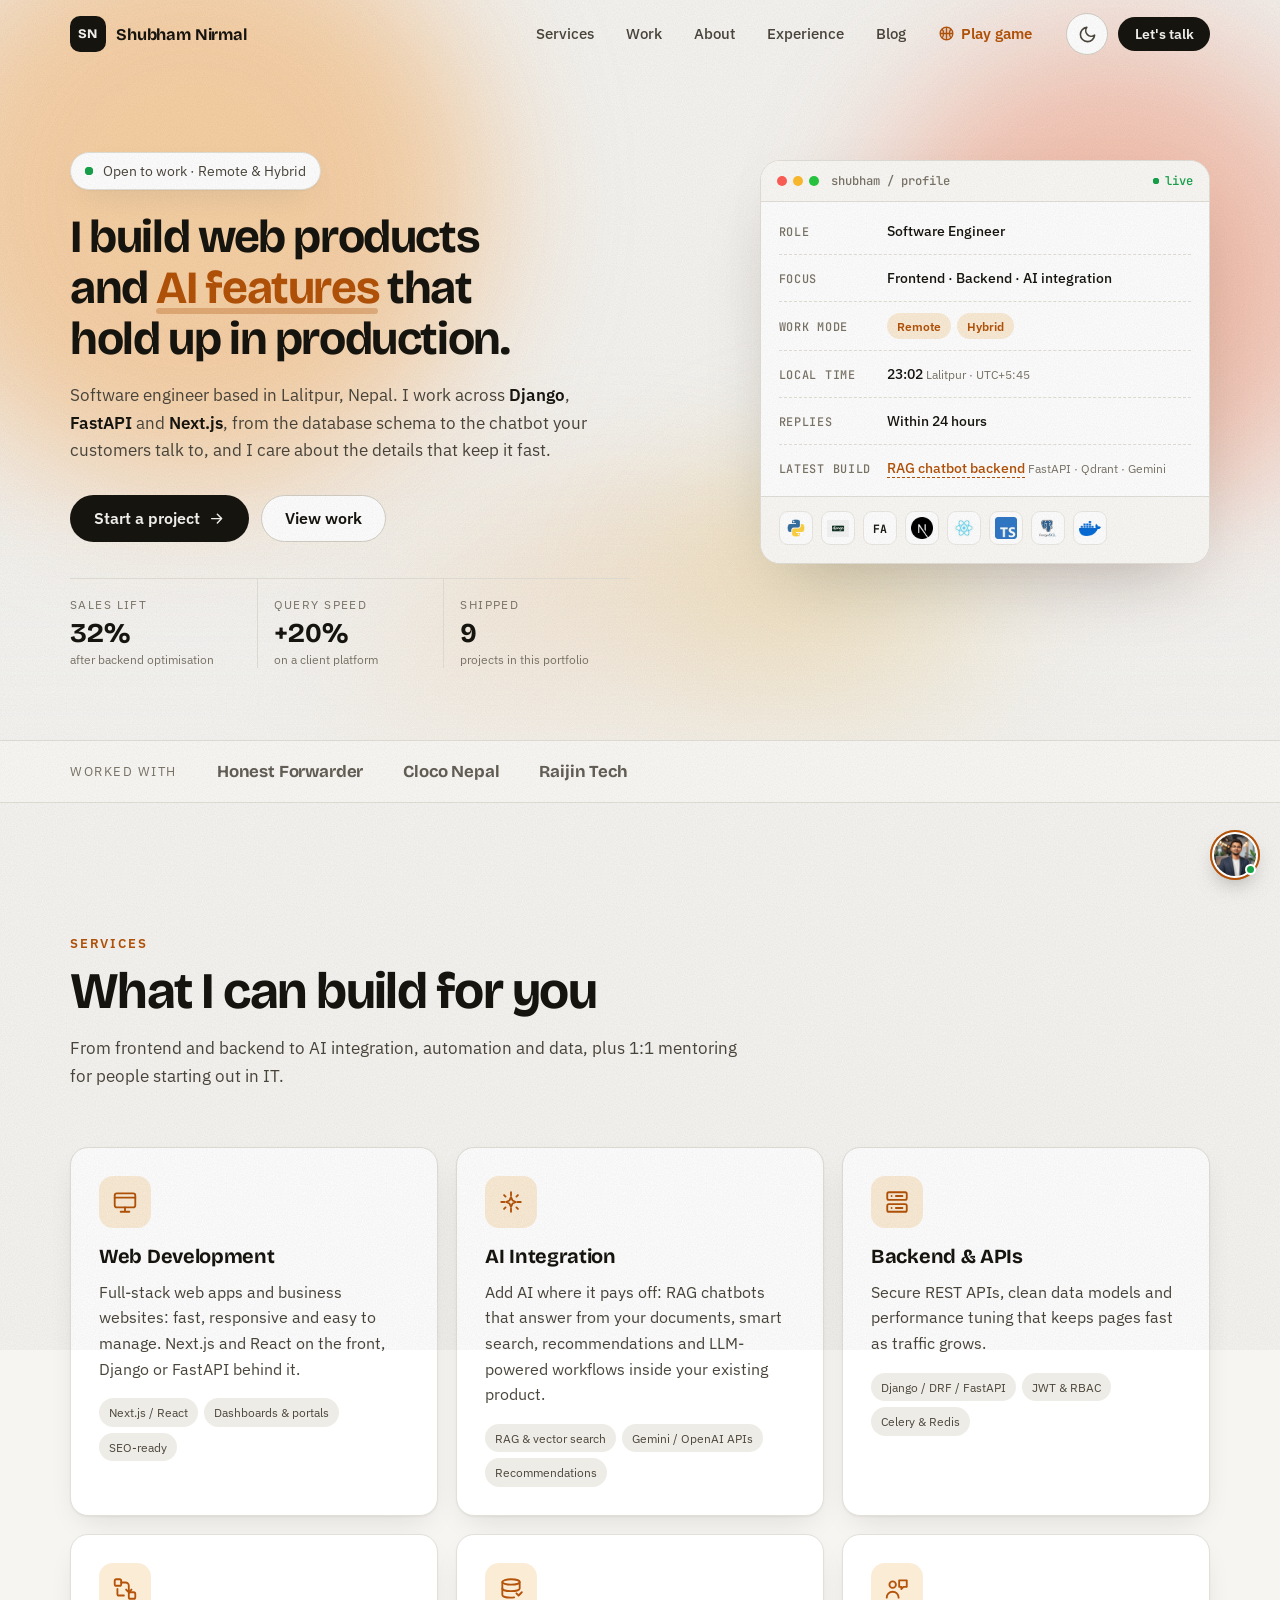
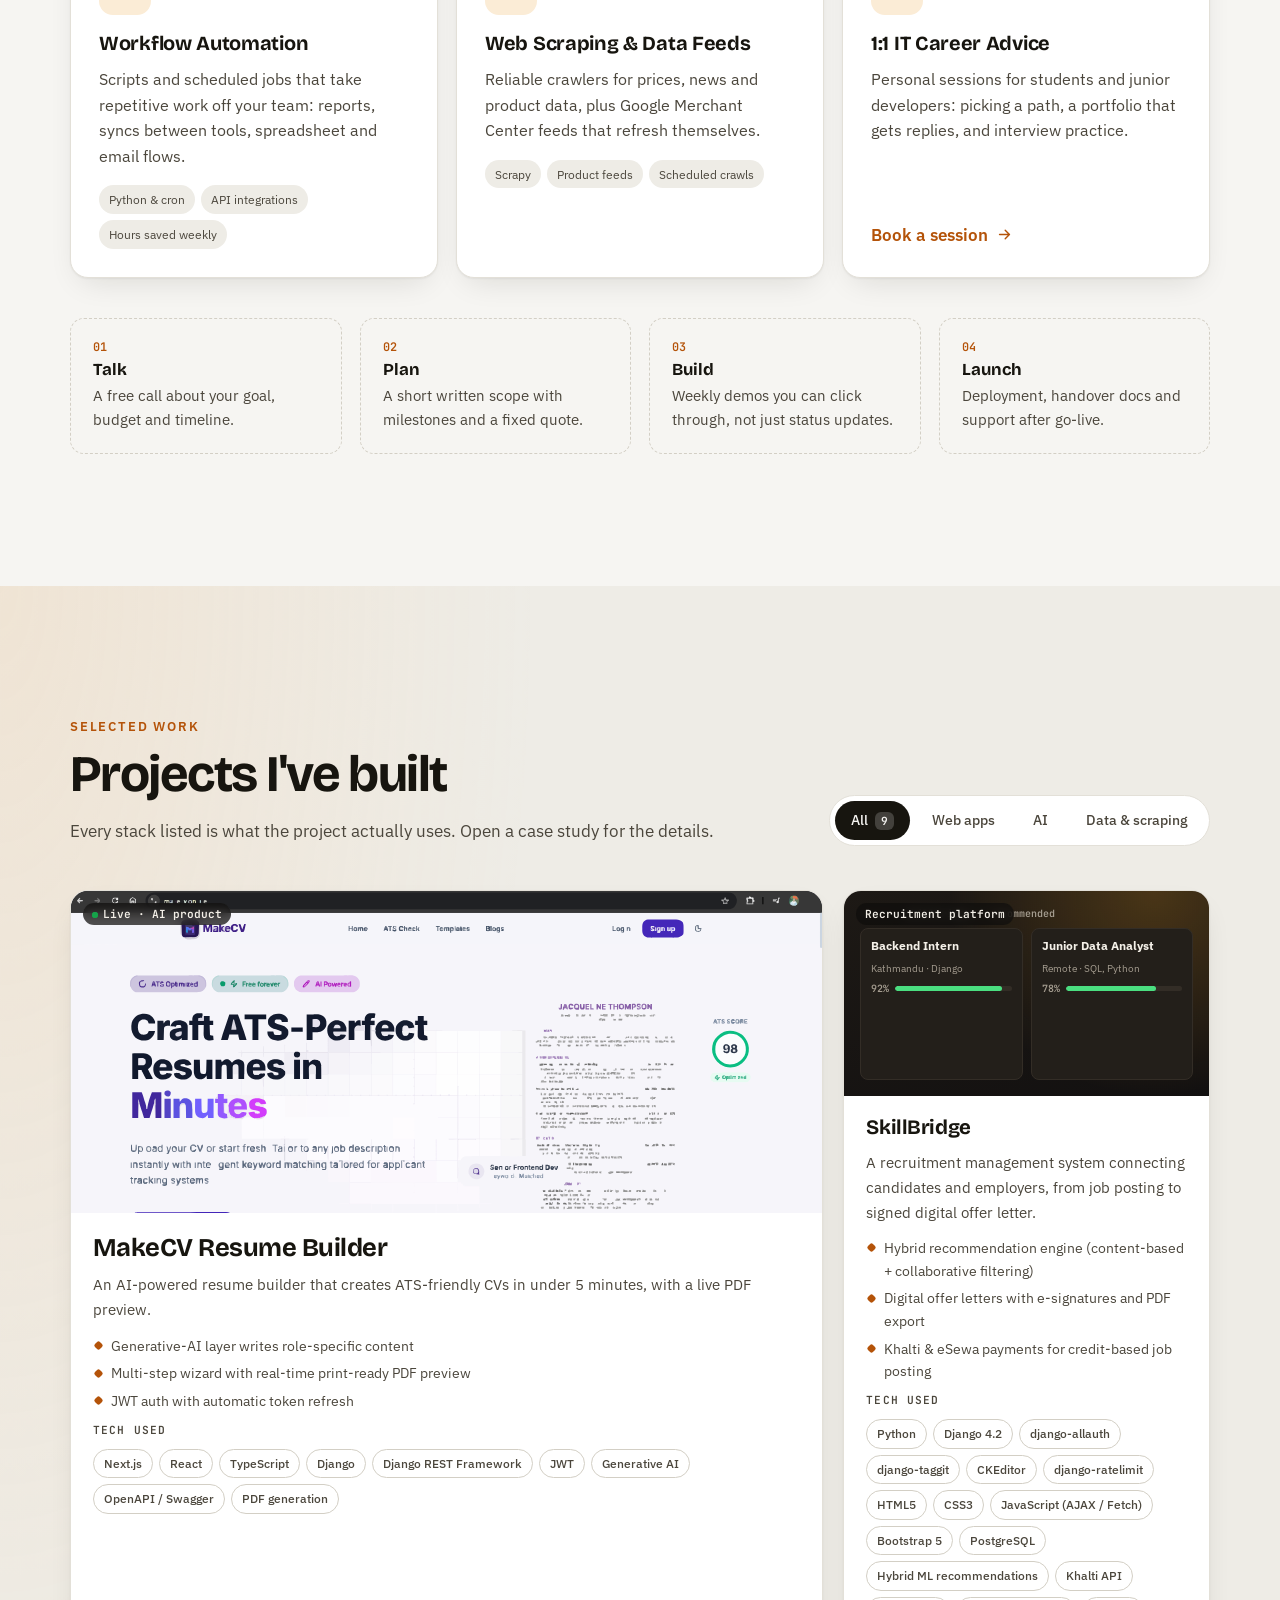
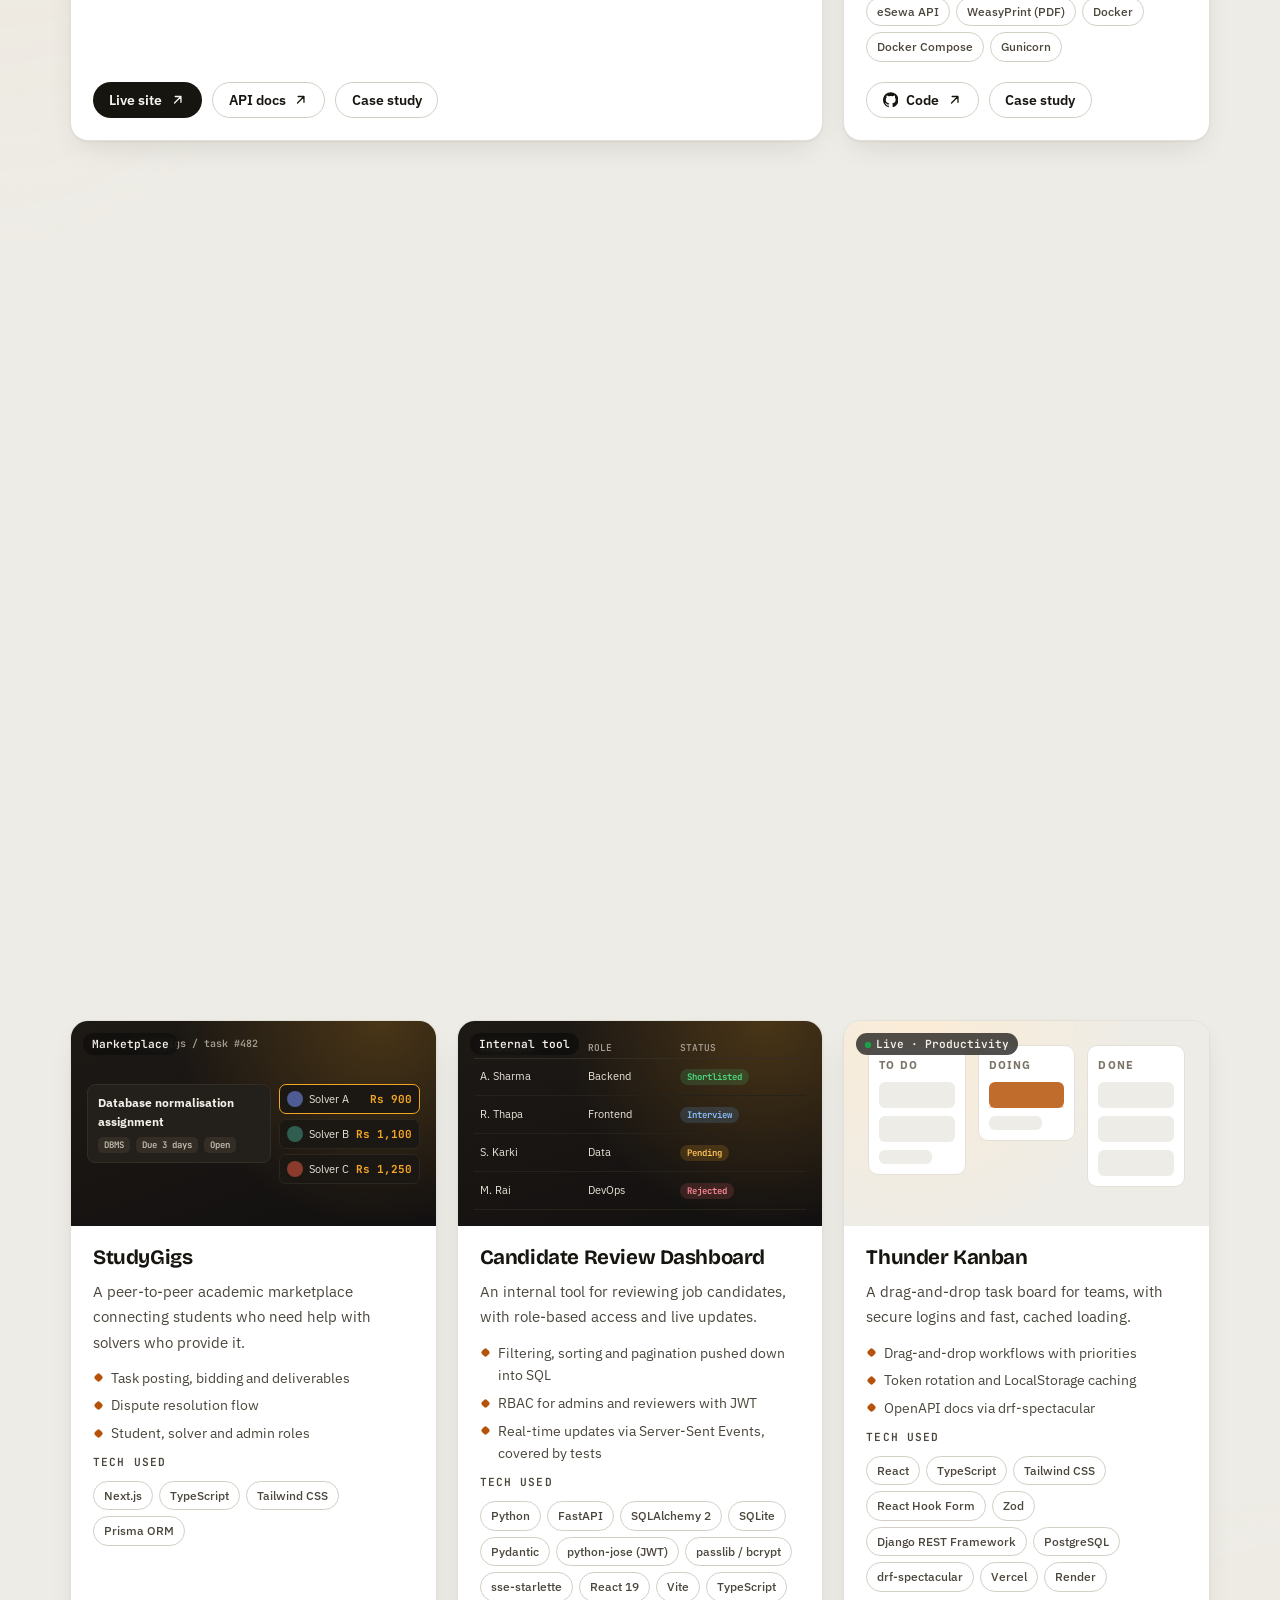
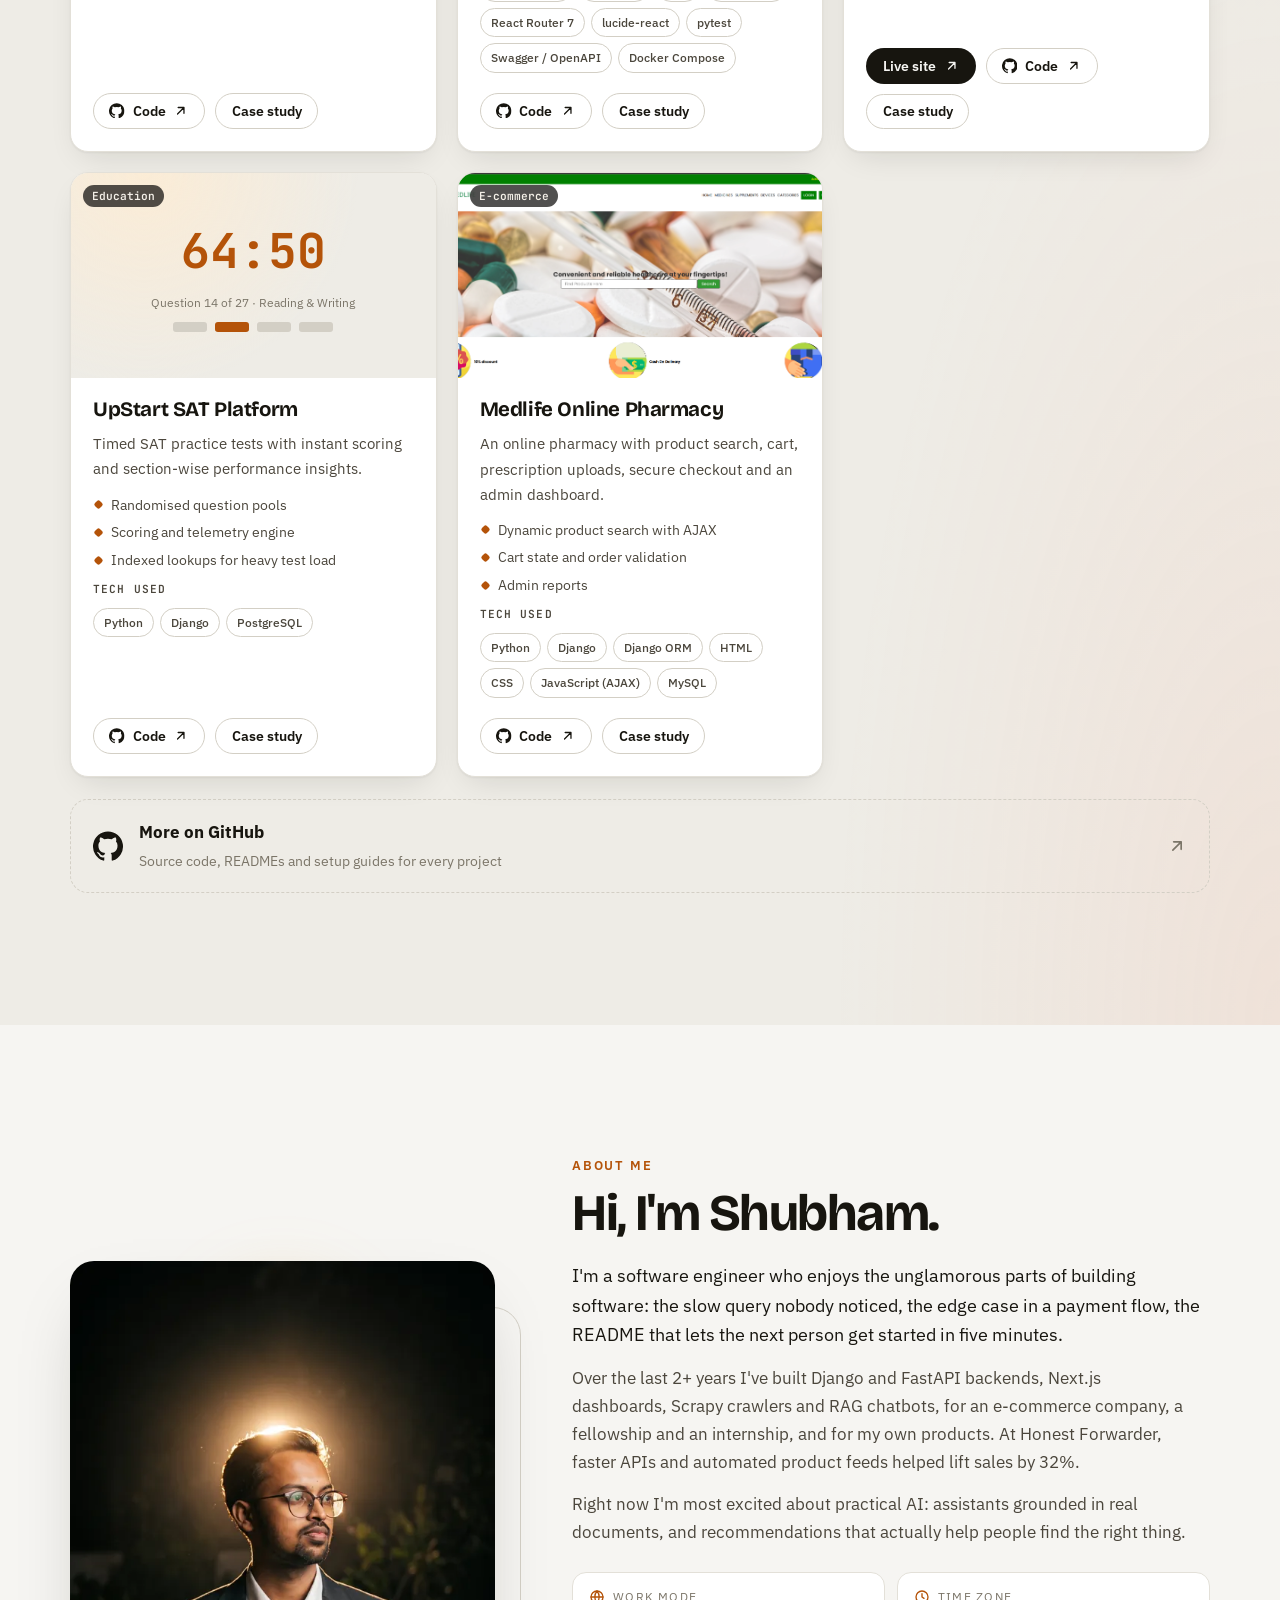
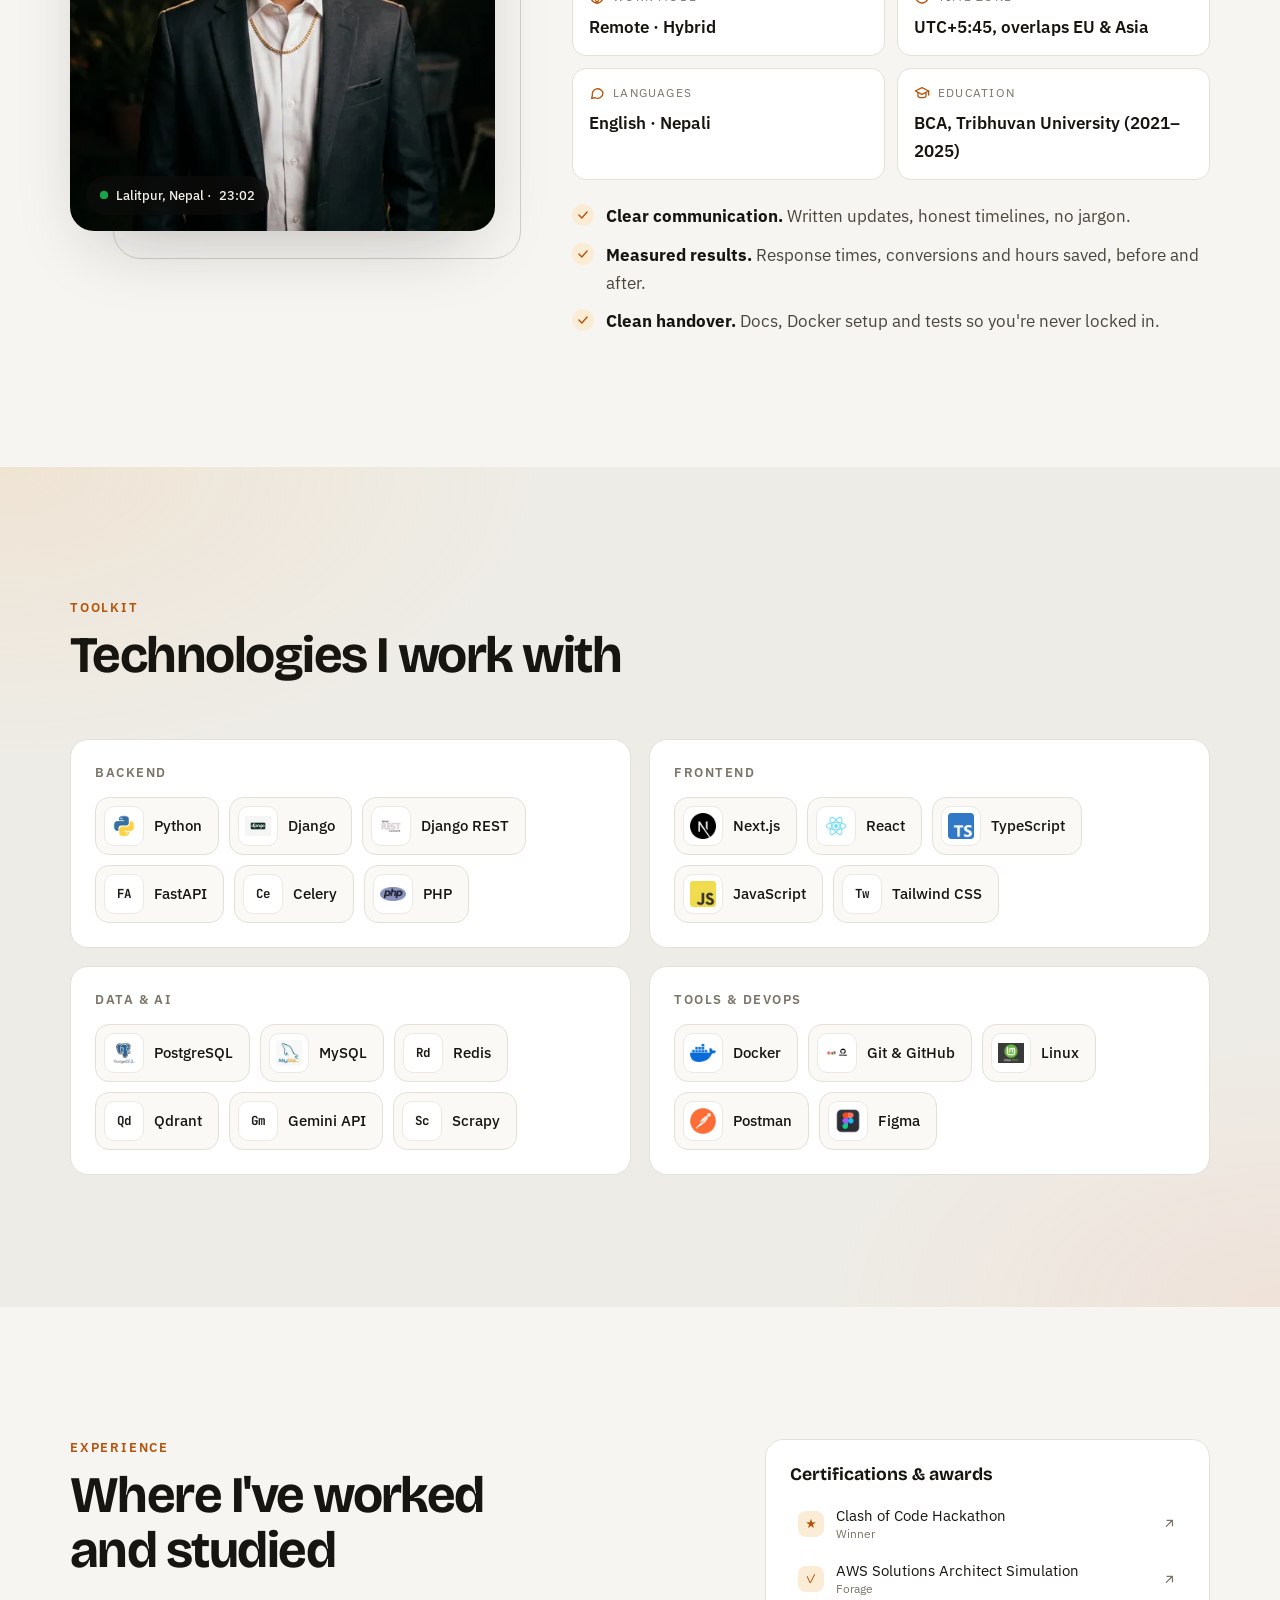
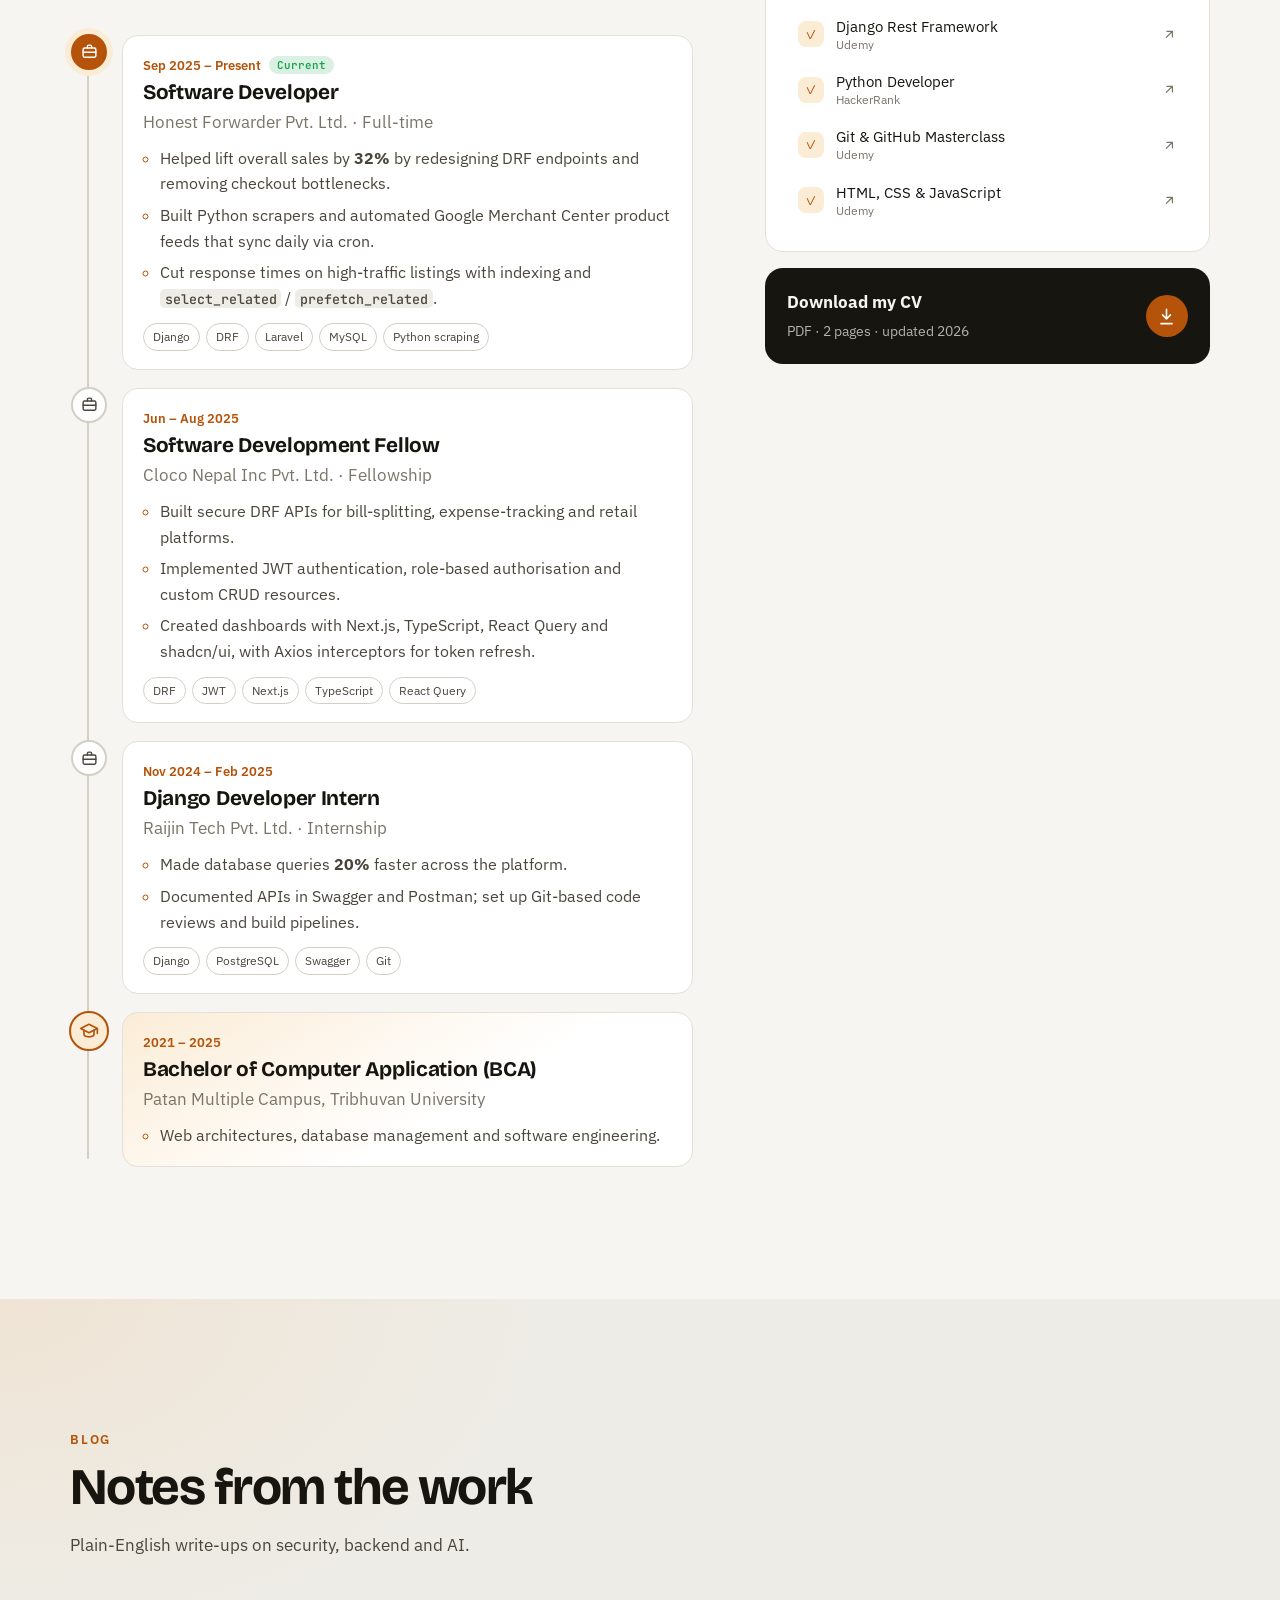
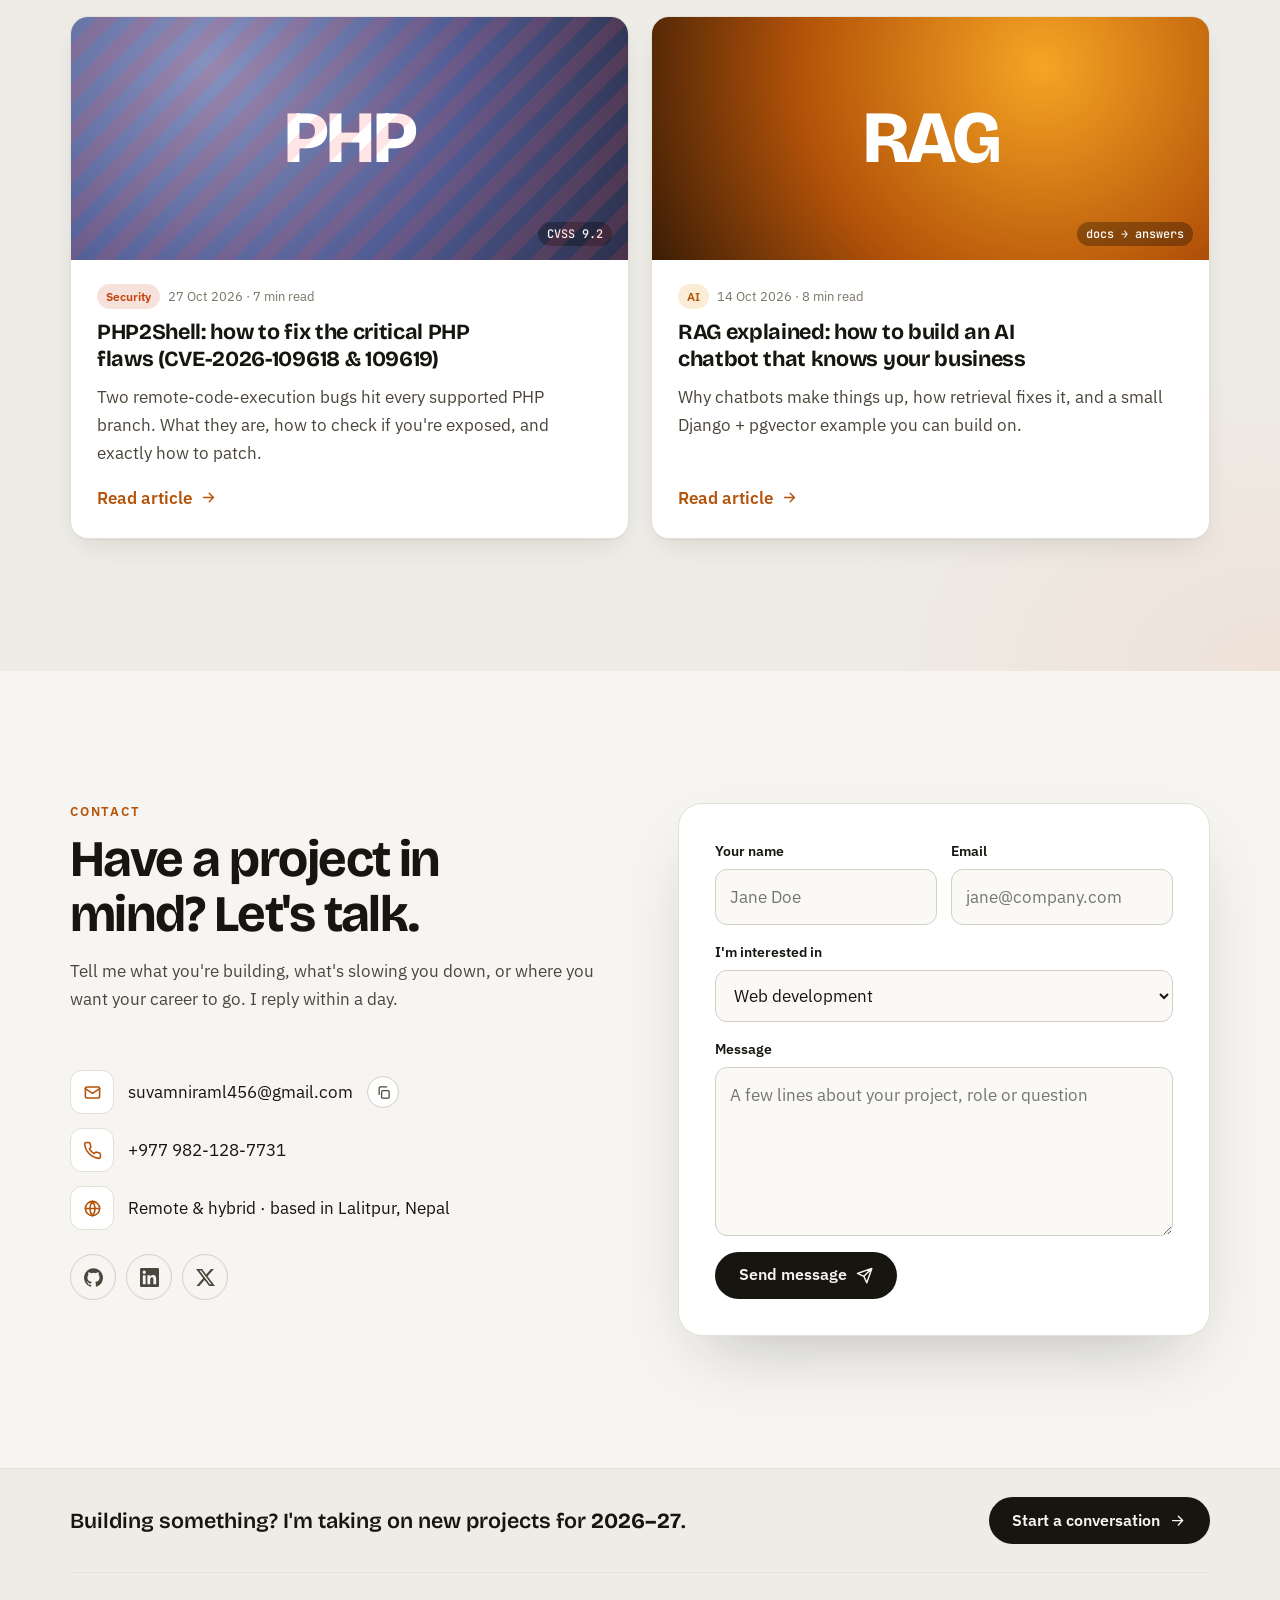
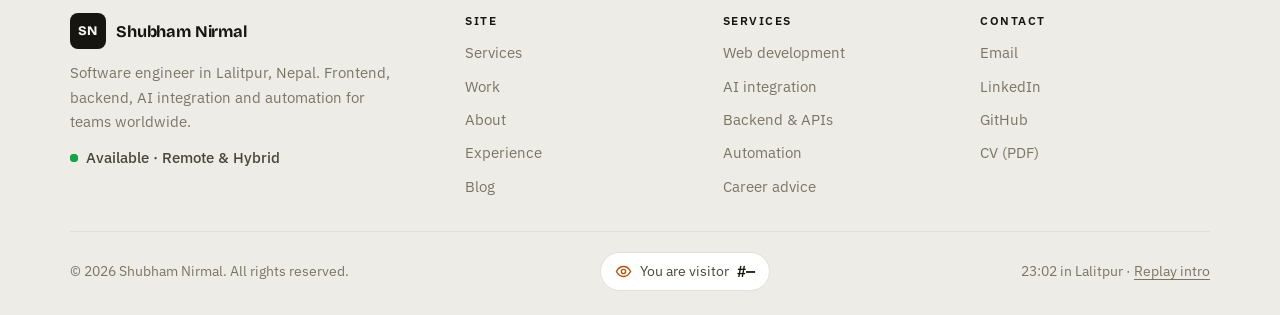
<file: index.html>
<!DOCTYPE html>
<html lang="en">
<head>
  <meta charset="UTF-8" />
  <meta name="viewport" content="width=device-width, initial-scale=1.0, viewport-fit=cover" />
  <title>Shubham Nirmal | Web Developer &amp; AI Integration · Remote / Hybrid · Nepal</title>
  <meta name="description" content="Shubham Nirmal, software developer in Lalitpur, Nepal (remote & hybrid). Web development with Django, FastAPI and Next.js, AI integration and RAG chatbots, workflow automation and web scraping." />
  <meta name="author" content="Shubham Nirmal" />
  <meta name="robots" content="index, follow, max-image-preview:large" />
  <link rel="canonical" href="https://www.shubhamnirmal.com.np/" />
  <meta name="theme-color" content="#0e0d0c" media="(prefers-color-scheme: dark)" />
  <meta name="theme-color" content="#f6f5f2" media="(prefers-color-scheme: light)" />

  <!-- Open Graph / social -->
  <meta property="og:type" content="website" />
  <meta property="og:site_name" content="Shubham Nirmal" />
  <meta property="og:title" content="Shubham Nirmal | Python & Django Developer" />
  <meta property="og:description" content="Fast, secure web apps, AI chatbots and automation. Based in Lalitpur, Nepal; working with clients worldwide." />
  <meta property="og:url" content="https://www.shubhamnirmal.com.np/" />
  <meta property="og:image" content="https://www.shubhamnirmal.com.np/asset/img/og-shubham-nirmal.jpg" />
  <meta property="og:image:width" content="1200" />
  <meta property="og:image:height" content="630" />
  <meta property="og:image:alt" content="Portrait of Shubham Nirmal" />
  <meta name="twitter:card" content="summary_large_image" />
  <meta name="twitter:site" content="@shubhamnirmal" />
  <meta name="twitter:image" content="https://www.shubhamnirmal.com.np/asset/img/og-shubham-nirmal.jpg" />
  <link rel="icon" type="image/x-icon" href="asset/favicon.ico" />
  <link rel="preconnect" href="https://fonts.googleapis.com" />
  <link rel="preconnect" href="https://fonts.gstatic.com" crossorigin />
  <link rel="stylesheet" href="https://fonts.googleapis.com/css2?family=Bricolage+Grotesque:opsz,wght@12..96,500;12..96,700;12..96,800&family=IBM+Plex+Sans:ital,wght@0,400;0,500;0,600;1,400&family=JetBrains+Mono:wght@400;500&display=swap" />
  <link rel="stylesheet" href="style/style.css" />
  <script>
    (function () {
      var d = document.documentElement, t = null, seen = false;
      d.classList.add('js');
      try { t = localStorage.getItem('sn-theme'); } catch (e) {}
      if (t === 'light' || t === 'dark') d.setAttribute('data-theme', t);
      try { seen = !!sessionStorage.getItem('sn-intro'); } catch (e) {}
      var rm = window.matchMedia && matchMedia('(prefers-reduced-motion: reduce)').matches;
      if (seen || rm) d.classList.add('no-intro');
    })();
  </script>

  <script type="application/ld+json">
  {
    "@context": "https://schema.org",
    "@graph": [
      {
        "@type": "Person",
        "@id": "https://www.shubhamnirmal.com.np/#person",
        "name": "Shubham Nirmal",
        "jobTitle": "Software Engineer",
        "url": "https://www.shubhamnirmal.com.np/",
        "image": "https://www.shubhamnirmal.com.np/asset/img/shubham-nirmal-1080.jpg",
        "email": "mailto:suvamniraml456@gmail.com",
        "address": { "@type": "PostalAddress", "addressLocality": "Lalitpur", "addressCountry": "NP" },
        "worksFor": { "@type": "Organization", "name": "Honest Forwarder Pvt. Ltd." },
        "alumniOf": { "@type": "CollegeOrUniversity", "name": "Patan Multiple Campus, Tribhuvan University" },
        "knowsAbout": ["Python", "Django", "Django REST Framework", "FastAPI", "Next.js", "React", "TypeScript", "PostgreSQL", "Redis", "Qdrant", "Celery", "Scrapy", "Retrieval-Augmented Generation", "Workflow automation", "Web scraping"],
        "sameAs": [
          "https://github.com/SHUBHAM-NIRMAL18",
          "https://www.linkedin.com/in/shubham-nirmal-3167671b9/",
          "https://x.com/shubhamnirmal"
        ]
      },
      {
        "@type": "ProfessionalService",
        "name": "Shubham Nirmal: Web, AI & Automation",
        "url": "https://www.shubhamnirmal.com.np/",
        "image": "https://www.shubhamnirmal.com.np/asset/img/og-shubham-nirmal.jpg",
        "founder": { "@id": "https://www.shubhamnirmal.com.np/#person" },
        "areaServed": "Worldwide",
        "address": { "@type": "PostalAddress", "addressLocality": "Lalitpur", "addressCountry": "NP" },
        "serviceType": ["Web development", "AI integration", "Backend & API development", "Workflow automation", "Web scraping & data feeds", "1:1 IT career advice"]
      }
    ]
  }
  </script>
</head>
<body>

  <svg width="0" height="0" style="position:absolute" aria-hidden="true">
    <symbol id="i-github" viewBox="0 0 24 24"><path fill="currentColor" d="M12 .3a12 12 0 0 0-3.8 23.38c.6.12.82-.26.82-.57v-2.03c-3.34.72-4.04-1.61-4.04-1.61-.55-1.39-1.34-1.76-1.34-1.76-1.09-.74.08-.73.08-.73 1.2.09 1.84 1.24 1.84 1.24 1.07 1.83 2.8 1.3 3.49 1 .1-.78.42-1.3.76-1.6-2.67-.3-5.47-1.33-5.47-5.93 0-1.31.47-2.38 1.24-3.22-.14-.3-.54-1.52.1-3.18 0 0 1-.32 3.3 1.23a11.5 11.5 0 0 1 6 0c2.28-1.55 3.29-1.23 3.29-1.23.64 1.66.24 2.88.12 3.18a4.65 4.65 0 0 1 1.23 3.22c0 4.61-2.8 5.63-5.48 5.92.42.36.81 1.1.81 2.22v3.29c0 .32.21.69.82.57A12 12 0 0 0 12 .3"/></symbol>
    <symbol id="i-linkedin" viewBox="0 0 24 24"><path fill="currentColor" d="M20.45 20.45h-3.55v-5.57c0-1.33-.03-3.04-1.85-3.04-1.85 0-2.14 1.45-2.14 2.94v5.67H9.35V9h3.41v1.56h.05c.48-.9 1.64-1.85 3.37-1.85 3.6 0 4.27 2.37 4.27 5.46v6.28zM5.34 7.43a2.06 2.06 0 1 1 0-4.13 2.06 2.06 0 0 1 0 4.13zm1.78 13.02H3.56V9h3.56v11.45zM22.23 0H1.77C.79 0 0 .77 0 1.73v20.54C0 23.23.79 24 1.77 24h20.45c.98 0 1.78-.77 1.78-1.73V1.73C24 .77 23.2 0 22.22 0z"/></symbol>
    <symbol id="i-x" viewBox="0 0 24 24"><path fill="currentColor" d="M18.9 1.15h3.68l-8.04 9.19L24 22.85h-7.4l-5.8-7.59-6.64 7.59H.47l8.6-9.83L0 1.15h7.6l5.24 6.93 6.06-6.93zm-1.29 19.5h2.04L6.49 3.24H4.3l13.31 17.41z"/></symbol>
    <g id="icon-defs" fill="none" stroke="currentColor" stroke-width="1.8" stroke-linecap="round" stroke-linejoin="round">
      <symbol id="i-arrow" viewBox="0 0 24 24"><path fill="none" stroke="currentColor" stroke-width="2" stroke-linecap="round" stroke-linejoin="round" d="M5 12h14m-6-6 6 6-6 6"/></symbol>
      <symbol id="i-ext" viewBox="0 0 24 24"><path fill="none" stroke="currentColor" stroke-width="2" stroke-linecap="round" stroke-linejoin="round" d="M7 17 17 7M8 7h9v9"/></symbol>
      <symbol id="i-down" viewBox="0 0 24 24"><path fill="none" stroke="currentColor" stroke-width="2" stroke-linecap="round" stroke-linejoin="round" d="M12 3v12m0 0-5-5m5 5 5-5M5 21h14"/></symbol>
      <symbol id="i-sun" viewBox="0 0 24 24"><g fill="none" stroke="currentColor" stroke-width="2" stroke-linecap="round"><circle cx="12" cy="12" r="4"/><path d="M12 2v2m0 16v2M4.9 4.9l1.4 1.4m11.4 11.4 1.4 1.4M2 12h2m16 0h2M4.9 19.1l1.4-1.4M17.7 6.3l1.4-1.4"/></g></symbol>
      <symbol id="i-moon" viewBox="0 0 24 24"><path fill="none" stroke="currentColor" stroke-width="2" stroke-linecap="round" stroke-linejoin="round" d="M21 12.8A9 9 0 1 1 11.2 3a7 7 0 0 0 9.8 9.8z"/></symbol>
      <symbol id="i-menu" viewBox="0 0 24 24"><path fill="none" stroke="currentColor" stroke-width="2" stroke-linecap="round" d="M4 7h16M4 12h16M4 17h10"/></symbol>
      <symbol id="i-close" viewBox="0 0 24 24"><path fill="none" stroke="currentColor" stroke-width="2" stroke-linecap="round" d="M18 6 6 18M6 6l12 12"/></symbol>
      <symbol id="i-send" viewBox="0 0 24 24"><path fill="none" stroke="currentColor" stroke-width="2" stroke-linecap="round" stroke-linejoin="round" d="m22 2-7 20-4-9-9-4 20-7zM22 2 11 13"/></symbol>
      <symbol id="i-mail" viewBox="0 0 24 24"><g fill="none" stroke="currentColor" stroke-width="2" stroke-linecap="round" stroke-linejoin="round"><rect x="3" y="5" width="18" height="14" rx="2"/><path d="m3 7 9 6 9-6"/></g></symbol>
      <symbol id="i-phone" viewBox="0 0 24 24"><path fill="none" stroke="currentColor" stroke-width="2" stroke-linecap="round" stroke-linejoin="round" d="M22 16.9v3a2 2 0 0 1-2.2 2 19.8 19.8 0 0 1-8.6-3.1 19.5 19.5 0 0 1-6-6A19.8 19.8 0 0 1 2.1 4.2 2 2 0 0 1 4.1 2h3a2 2 0 0 1 2 1.7c.1 1 .4 1.9.7 2.8a2 2 0 0 1-.5 2.1L8.1 9.9a16 16 0 0 0 6 6l1.3-1.3a2 2 0 0 1 2.1-.4c.9.3 1.8.6 2.8.7a2 2 0 0 1 1.7 2z"/></symbol>
      <symbol id="i-pin" viewBox="0 0 24 24"><g fill="none" stroke="currentColor" stroke-width="2" stroke-linecap="round" stroke-linejoin="round"><path d="M20 10c0 6-8 12-8 12s-8-6-8-12a8 8 0 0 1 16 0z"/><circle cx="12" cy="10" r="3"/></g></symbol>
      <symbol id="i-copy" viewBox="0 0 24 24"><g fill="none" stroke="currentColor" stroke-width="2" stroke-linecap="round" stroke-linejoin="round"><rect x="9" y="9" width="12" height="12" rx="2"/><path d="M5 15V5a2 2 0 0 1 2-2h10"/></g></symbol>
      <!-- service icons -->
      <symbol id="s-career" viewBox="0 0 24 24"><g fill="none" stroke="currentColor" stroke-width="1.7" stroke-linecap="round" stroke-linejoin="round"><circle cx="8" cy="8" r="3"/><path d="M2.5 20a5.5 5.5 0 0 1 11 0"/><path d="M14 4h7v6h-3l-2 2v-2h-2z"/></g></symbol>
      <symbol id="s-auto" viewBox="0 0 24 24"><g fill="none" stroke="currentColor" stroke-width="1.7" stroke-linecap="round" stroke-linejoin="round"><rect x="2.5" y="3" width="6" height="6" rx="1.5"/><rect x="15.5" y="15" width="6" height="6" rx="1.5"/><path d="M8.5 6h4a3 3 0 0 1 3 3v6"/><path d="m13 12.5 2.5 2.5 2.5-2.5"/><path d="M11 18H6.5a1.5 1.5 0 0 1-1.5-1.5V12"/></g></symbol>
      <symbol id="s-web" viewBox="0 0 24 24"><g fill="none" stroke="currentColor" stroke-width="1.7" stroke-linecap="round" stroke-linejoin="round"><rect x="2.5" y="4" width="19" height="13" rx="2"/><path d="M8 21h8M12 17v4M2.5 8h19"/></g></symbol>
      <symbol id="s-api" viewBox="0 0 24 24"><g fill="none" stroke="currentColor" stroke-width="1.7" stroke-linecap="round" stroke-linejoin="round"><rect x="3" y="3" width="18" height="7" rx="1.5"/><rect x="3" y="14" width="18" height="7" rx="1.5"/><path d="M7 6.5h.01M7 17.5h.01M11 6.5h6M11 17.5h6"/></g></symbol>
      <symbol id="s-ai" viewBox="0 0 24 24"><g fill="none" stroke="currentColor" stroke-width="1.7" stroke-linecap="round" stroke-linejoin="round"><path d="M12 3v3M12 18v3M3 12h3M18 12h3"/><path d="M12 7.5 13.4 10.6 16.5 12 13.4 13.4 12 16.5 10.6 13.4 7.5 12 10.6 10.6z"/><path d="m5.6 5.6 1.4 1.4M17 17l1.4 1.4M5.6 18.4 7 17M17 7l1.4-1.4"/></g></symbol>
      <symbol id="s-scrape" viewBox="0 0 24 24"><g fill="none" stroke="currentColor" stroke-width="1.7" stroke-linecap="round" stroke-linejoin="round"><ellipse cx="12" cy="5.5" rx="8" ry="2.5"/><path d="M4 5.5v6c0 1.4 3.6 2.5 8 2.5s8-1.1 8-2.5v-6"/><path d="M4 11.5v6c0 1.4 3.6 2.5 8 2.5 1 0 2-.1 2.9-.2"/><path d="m17 16 2 2 3-3"/></g></symbol>
    </g>
  </svg>

  <svg width="0" height="0" style="position:absolute" aria-hidden="true">
    <symbol id="i-brief" viewBox="0 0 24 24"><g fill="none" stroke="currentColor" stroke-width="2" stroke-linecap="round" stroke-linejoin="round"><rect x="3" y="7" width="18" height="13" rx="2"/><path d="M9 7V5a2 2 0 0 1 2-2h2a2 2 0 0 1 2 2v2M3 13h18"/></g></symbol>
    <symbol id="i-cap" viewBox="0 0 24 24"><g fill="none" stroke="currentColor" stroke-width="2" stroke-linecap="round" stroke-linejoin="round"><path d="M22 9 12 4 2 9l10 5 10-5z"/><path d="M6 11v5c0 1.7 2.7 3 6 3s6-1.3 6-3v-5"/><path d="M22 9v6"/></g></symbol>
    <symbol id="i-globe" viewBox="0 0 24 24"><g fill="none" stroke="currentColor" stroke-width="2" stroke-linecap="round" stroke-linejoin="round"><circle cx="12" cy="12" r="9"/><path d="M3 12h18M12 3a14 14 0 0 1 0 18M12 3a14 14 0 0 0 0 18"/></g></symbol>
    <symbol id="i-clock" viewBox="0 0 24 24"><g fill="none" stroke="currentColor" stroke-width="2" stroke-linecap="round" stroke-linejoin="round"><circle cx="12" cy="12" r="9"/><path d="M12 7v5l3 2"/></g></symbol>
    <symbol id="i-chat" viewBox="0 0 24 24"><path fill="none" stroke="currentColor" stroke-width="2" stroke-linecap="round" stroke-linejoin="round" d="M21 12a8 8 0 0 1-11.6 7.1L4 20l1-4.4A8 8 0 1 1 21 12z"/></symbol>
    <symbol id="i-eye" viewBox="0 0 24 24"><g fill="none" stroke="currentColor" stroke-width="2" stroke-linecap="round" stroke-linejoin="round"><path d="M2 12s3.6-7 10-7 10 7 10 7-3.6 7-10 7S2 12 2 12z"/><circle cx="12" cy="12" r="3"/></g></symbol>
    <symbol id="i-check" viewBox="0 0 24 24"><path fill="none" stroke="currentColor" stroke-width="2.4" stroke-linecap="round" stroke-linejoin="round" d="m5 12 5 5 9-10"/></symbol>
  </svg>

  <!-- ============ 3D intro ============ -->
  <div class="intro" id="intro" aria-hidden="true">
    <div class="intro-stage" id="introStage"></div>
    <div class="intro-title" id="introTitle">
      <span class="it-name">Shubham Nirmal</span>
      <span class="it-role">Frontend · Backend · AI integration</span>
    </div>
    <div class="intro-fade" id="introFade"></div>
    <div class="intro-ui">
      <div class="intro-progress"><span id="introBar"></span></div>
      <p class="intro-caption"><span class="intro-dot"></span><span id="introCaption">Setting up the workspace…</span></p>
      <button class="intro-skip" id="introSkip" type="button">Skip intro</button>
    </div>
  </div>

  <a class="skip-link" href="#main">Skip to content</a>

  <!-- ============ Navigation ============ -->
  <header class="nav" id="nav">
    <div class="wrap nav-row">
      <a href="#top" class="brand" aria-label="Shubham Nirmal, home">
        <span class="brand-mark">SN</span>
        <span class="brand-name">Shubham Nirmal</span>
      </a>
      <nav class="nav-links" id="navLinks" aria-label="Primary">
        <a href="#services" class="nav-link">Services</a>
        <a href="#work" class="nav-link">Work</a>
        <a href="#about" class="nav-link">About</a>
        <a href="#experience" class="nav-link">Experience</a>
        <a href="#blog" class="nav-link">Blog</a>
        <a href="#play" class="nav-link nav-play" id="playBtn" role="button" aria-haspopup="dialog"><svg class="ball-ico" viewBox="0 0 24 24" aria-hidden="true"><circle cx="12" cy="12" r="9" fill="currentColor" opacity=".18"/><g fill="none" stroke="currentColor" stroke-width="1.8"><circle cx="12" cy="12" r="9"/><path d="M3 12h18M12 3v18M5.6 5.6c3 3 3 9.8 0 12.8M18.4 5.6c-3 3-3 9.8 0 12.8"/></g></svg>Play game</a>
        <a href="#contact" class="nav-link nav-cta-mobile">Contact</a>
      </nav>
      <div class="nav-tools">
        <button class="icon-btn" id="themeBtn" type="button" aria-label="Switch theme" title="Toggle theme">
          <svg class="ico-sun"><use href="#i-sun"/></svg><svg class="ico-moon"><use href="#i-moon"/></svg>
        </button>
        <a class="btn btn-primary btn-sm nav-cta" href="#contact">Let's talk</a>
        <button class="icon-btn menu-btn" id="menuBtn" type="button" aria-label="Open menu" aria-expanded="false" aria-controls="navLinks">
          <svg><use href="#i-menu"/></svg>
        </button>
      </div>
    </div>
  </header>

  <main id="main">
    <span id="top"></span>

    <!-- ============ HERO ============ -->
    <section class="hero">
      <div class="hero-grid-bg mesh" aria-hidden="true"><i class="b1"></i><i class="b2"></i><i class="b3"></i><i class="b4"></i></div>
      <div class="wrap hero-grid">
        <div class="hero-copy">
          <p class="eyebrow"><span class="status-dot"></span> Open to work · Remote &amp; Hybrid</p>
          <h1 class="hero-title">I build web products and <span class="hl">AI&nbsp;features</span> that hold up in production.</h1>
          <p class="hero-lead">
            Software engineer based in Lalitpur, Nepal. I work across <b>Django</b>, <b>FastAPI</b> and <b>Next.js</b>,
            from the database schema to the chatbot your customers talk to, and I care about the details that keep it fast.
          </p>
          <div class="hero-cta">
            <a href="#contact" class="btn btn-primary magnetic">Start a project <svg><use href="#i-arrow"/></svg></a>
            <a href="#work" class="btn btn-ghost magnetic">View work</a>
          </div>
          <dl class="hero-stats">
            <div><dt>Sales lift</dt><dd><span class="count" data-to="32">32</span>%</dd><small>after backend optimisation</small></div>
            <div><dt>Query speed</dt><dd>+<span class="count" data-to="20">20</span>%</dd><small>on a client platform</small></div>
            <div><dt>Shipped</dt><dd><span class="count" data-to="9">9</span></dd><small>projects in this portfolio</small></div>
          </dl>
        </div>

        <aside class="console tilt" aria-label="Quick facts">
          <div class="console-head">
            <span class="dots"><i></i><i></i><i></i></span>
            <span>shubham / profile</span>
            <span class="console-live"><span class="status-dot"></span>live</span>
          </div>
          <dl class="console-rows">
            <div><dt>Role</dt><dd>Software Engineer</dd></div>
            <div><dt>Focus</dt><dd>Frontend · Backend · AI integration</dd></div>
            <div><dt>Work mode</dt><dd><span class="pill">Remote</span><span class="pill">Hybrid</span></dd></div>
            <div><dt>Local time</dt><dd><span class="np-time">--:--</span> <span class="muted">Lalitpur · UTC+5:45</span></dd></div>
            <div><dt>Replies</dt><dd>Within 24 hours</dd></div>
            <div><dt>Latest build</dt><dd><a href="#work" data-jump="rag">RAG chatbot backend</a> <span class="muted">FastAPI · Qdrant · Gemini</span></dd></div>
          </dl>
          <div class="console-stack">
            <img src="asset/icons/python.webp" alt="Python" title="Python" width="30" height="30" />
            <img src="asset/icons/django.webp" alt="Django" title="Django" width="30" height="30" />
            <span class="tbadge" title="FastAPI">FA</span>
            <img src="asset/icons/nextjs.webp" alt="Next.js" title="Next.js" width="30" height="30" />
            <img src="asset/icons/react.webp" alt="React" title="React" width="30" height="30" />
            <img src="asset/icons/typescript.webp" alt="TypeScript" title="TypeScript" width="30" height="30" />
            <img src="asset/icons/postgresql.webp" alt="PostgreSQL" title="PostgreSQL" width="30" height="30" />
            <img src="asset/icons/docker.webp" alt="Docker" title="Docker" width="30" height="30" />
          </div>
        </aside>
      </div>

      <div class="logos-band" aria-label="Companies I've worked with">
        <div class="wrap logos-row">
          <span class="logos-label">Worked with</span>
          <span class="logo-word">Honest Forwarder</span>
          <span class="logo-word">Cloco Nepal</span>
          <span class="logo-word">Raijin Tech</span>
        </div>
      </div>
    </section>

    <!-- ============ SERVICES ============ -->
    <section class="section" id="services">
      <div class="wrap">
        <header class="sec-head reveal">
          <p class="kicker">Services</p>
          <h2 class="sec-title">What I can build for you</h2>
          <p class="sec-sub">From frontend and backend to AI integration, automation and data, plus 1:1 mentoring for people starting out in IT.</p>
        </header>

        <div class="services">
          <article class="service reveal spot">
            <span class="service-ico"><svg><use href="#s-web"/></svg></span>
            <h3>Web Development</h3>
            <p>Full-stack web apps and business websites: fast, responsive and easy to manage. Next.js and React on the front, Django or FastAPI behind it.</p>
            <ul class="ticks"><li>Next.js / React</li><li>Dashboards &amp; portals</li><li>SEO-ready</li></ul>
          </article>
          <article class="service reveal spot">
            <span class="service-ico"><svg><use href="#s-ai"/></svg></span>
            <h3>AI Integration</h3>
            <p>Add AI where it pays off: RAG chatbots that answer from your documents, smart search, recommendations and LLM-powered workflows inside your existing product.</p>
            <ul class="ticks"><li>RAG &amp; vector search</li><li>Gemini / OpenAI APIs</li><li>Recommendations</li></ul>
          </article>
          <article class="service reveal spot">
            <span class="service-ico"><svg><use href="#s-api"/></svg></span>
            <h3>Backend &amp; APIs</h3>
            <p>Secure REST APIs, clean data models and performance tuning that keeps pages fast as traffic grows.</p>
            <ul class="ticks"><li>Django / DRF / FastAPI</li><li>JWT &amp; RBAC</li><li>Celery &amp; Redis</li></ul>
          </article>
          <article class="service reveal spot">
            <span class="service-ico"><svg><use href="#s-auto"/></svg></span>
            <h3>Workflow Automation</h3>
            <p>Scripts and scheduled jobs that take repetitive work off your team: reports, syncs between tools, spreadsheet and email flows.</p>
            <ul class="ticks"><li>Python &amp; cron</li><li>API integrations</li><li>Hours saved weekly</li></ul>
          </article>
          <article class="service reveal spot">
            <span class="service-ico"><svg><use href="#s-scrape"/></svg></span>
            <h3>Web Scraping &amp; Data Feeds</h3>
            <p>Reliable crawlers for prices, news and product data, plus Google Merchant Center feeds that refresh themselves.</p>
            <ul class="ticks"><li>Scrapy</li><li>Product feeds</li><li>Scheduled crawls</li></ul>
          </article>
          <article class="service reveal spot">
            <span class="service-ico"><svg><use href="#s-career"/></svg></span>
            <h3>1:1 IT Career Advice</h3>
            <p>Personal sessions for students and junior developers: picking a path, a portfolio that gets replies, and interview practice.</p>
            <a class="text-link" href="#contact" data-subject="1:1 IT career session">Book a session <svg><use href="#i-arrow"/></svg></a>
          </article>
        </div>

        <ol class="process reveal">
          <li><span class="step">01</span><b>Talk</b><span>A free call about your goal, budget and timeline.</span></li>
          <li><span class="step">02</span><b>Plan</b><span>A short written scope with milestones and a fixed quote.</span></li>
          <li><span class="step">03</span><b>Build</b><span>Weekly demos you can click through, not just status updates.</span></li>
          <li><span class="step">04</span><b>Launch</b><span>Deployment, handover docs and support after go-live.</span></li>
        </ol>
      </div>
    </section>

    <!-- ============ WORK ============ -->
    <section class="section section-alt" id="work">
      <div class="wrap">
        <div class="work-head">
          <header class="sec-head reveal">
            <p class="kicker">Selected work</p>
            <h2 class="sec-title">Projects I've built</h2>
            <p class="sec-sub">Every stack listed is what the project actually uses. Open a case study for the details.</p>
          </header>
          <div class="filters reveal" role="tablist" aria-label="Filter projects">
            <button type="button" class="filter active" data-filter="all" role="tab" aria-selected="true">All <span>9</span></button>
            <button type="button" class="filter" data-filter="web" role="tab" aria-selected="false">Web apps</button>
            <button type="button" class="filter" data-filter="ai" role="tab" aria-selected="false">AI</button>
            <button type="button" class="filter" data-filter="data" role="tab" aria-selected="false">Data &amp; scraping</button>
          </div>
        </div>
        <div class="projects" id="projectGrid"></div>
        <a class="gh-strip reveal" href="https://github.com/SHUBHAM-NIRMAL18?tab=repositories" target="_blank" rel="noopener">
          <svg class="gh-ico"><use href="#i-github"/></svg>
          <span><b>More on GitHub</b><small>Source code, READMEs and setup guides for every project</small></span>
          <svg class="arrow"><use href="#i-ext"/></svg>
        </a>
      </div>
    </section>

    <!-- ============ ABOUT ============ -->
    <section class="section" id="about">
      <div class="wrap about-grid">
        <figure class="about-photo reveal">
          <picture>
            <source type="image/webp" srcset="asset/img/shubham-about-560.webp 560w, asset/img/shubham-about-900.webp 900w" sizes="(max-width: 900px) 80vw, 420px" />
            <img src="asset/img/shubham-nirmal-1080.jpg" width="900" height="1205" alt="Portrait of Shubham Nirmal" loading="lazy" decoding="async" />
          </picture>
          <figcaption><span class="status-dot"></span> Lalitpur, Nepal · <span class="np-time">--:--</span></figcaption>
        </figure>

        <div class="about-copy">
          <header class="sec-head reveal">
            <p class="kicker">About me</p>
            <h2 class="sec-title">Hi, I'm Shubham.</h2>
          </header>
          <div class="about-text reveal">
            <p>I'm a software engineer who enjoys the unglamorous parts of building software: the slow query nobody noticed, the edge case in a payment flow, the README that lets the next person get started in five minutes.</p>
            <p>Over the last 2+ years I've built Django and FastAPI backends, Next.js dashboards, Scrapy crawlers and RAG chatbots, for an e-commerce company, a fellowship and an internship, and for my own products. At Honest Forwarder, faster APIs and automated product feeds helped lift sales by 32%.</p>
            <p>Right now I'm most excited about practical AI: assistants grounded in real documents, and recommendations that actually help people find the right thing.</p>
          </div>
          <dl class="facts reveal">
            <div><dt><svg><use href="#i-globe"/></svg>Work mode</dt><dd>Remote · Hybrid</dd></div>
            <div><dt><svg><use href="#i-clock"/></svg>Time zone</dt><dd>UTC+5:45, overlaps EU &amp; Asia</dd></div>
            <div><dt><svg><use href="#i-chat"/></svg>Languages</dt><dd>English · Nepali</dd></div>
            <div><dt><svg><use href="#i-cap"/></svg>Education</dt><dd>BCA, Tribhuvan University (2021–2025)</dd></div>
          </dl>
          <ul class="values reveal">
            <li><svg><use href="#i-check"/></svg><span><b>Clear communication.</b> Written updates, honest timelines, no jargon.</span></li>
            <li><svg><use href="#i-check"/></svg><span><b>Measured results.</b> Response times, conversions and hours saved, before and after.</span></li>
            <li><svg><use href="#i-check"/></svg><span><b>Clean handover.</b> Docs, Docker setup and tests so you're never locked in.</span></li>
          </ul>
        </div>
      </div>
    </section>

    <!-- ============ SKILLS ============ -->
    <section class="section section-alt" id="skills">
      <div class="wrap">
        <header class="sec-head reveal">
          <p class="kicker">Toolkit</p>
          <h2 class="sec-title">Technologies I work with</h2>
        </header>
        <div class="skill-groups">
          <div class="skill-group reveal">
            <h3>Backend</h3>
            <ul class="skill-icons">
              <li><img src="asset/icons/python.webp" alt="" width="40" height="40" loading="lazy" />Python</li>
              <li><img src="asset/icons/django.webp" alt="" width="40" height="40" loading="lazy" />Django</li>
              <li><img src="asset/icons/drf.webp" alt="" width="40" height="40" loading="lazy" />Django REST</li>
              <li><span class="tbadge lg">FA</span>FastAPI</li>
              <li><span class="tbadge lg">Ce</span>Celery</li>
              <li><img src="asset/icons/php.webp" alt="" width="40" height="40" loading="lazy" />PHP</li>
            </ul>
          </div>
          <div class="skill-group reveal">
            <h3>Frontend</h3>
            <ul class="skill-icons">
              <li><img src="asset/icons/nextjs.webp" alt="" width="40" height="40" loading="lazy" />Next.js</li>
              <li><img src="asset/icons/react.webp" alt="" width="40" height="40" loading="lazy" />React</li>
              <li><img src="asset/icons/typescript.webp" alt="" width="40" height="40" loading="lazy" />TypeScript</li>
              <li><img src="asset/icons/javascript.webp" alt="" width="40" height="40" loading="lazy" />JavaScript</li>
              <li><span class="tbadge lg">Tw</span>Tailwind CSS</li>
            </ul>
          </div>
          <div class="skill-group reveal">
            <h3>Data &amp; AI</h3>
            <ul class="skill-icons">
              <li><img src="asset/icons/postgresql.webp" alt="" width="40" height="40" loading="lazy" />PostgreSQL</li>
              <li><img src="asset/icons/mysql.webp" alt="" width="40" height="40" loading="lazy" />MySQL</li>
              <li><span class="tbadge lg">Rd</span>Redis</li>
              <li><span class="tbadge lg">Qd</span>Qdrant</li>
              <li><span class="tbadge lg">Gm</span>Gemini API</li>
              <li><span class="tbadge lg">Sc</span>Scrapy</li>
            </ul>
          </div>
          <div class="skill-group reveal">
            <h3>Tools &amp; DevOps</h3>
            <ul class="skill-icons">
              <li><img src="asset/icons/docker.webp" alt="" width="40" height="40" loading="lazy" />Docker</li>
              <li><img src="asset/icons/git.webp" alt="" width="40" height="40" loading="lazy" />Git &amp; GitHub</li>
              <li><img src="asset/icons/linux.webp" alt="" width="40" height="40" loading="lazy" />Linux</li>
              <li><img src="asset/icons/postman.webp" alt="" width="40" height="40" loading="lazy" />Postman</li>
              <li><img src="asset/icons/figma.webp" alt="" width="40" height="40" loading="lazy" />Figma</li>
            </ul>
          </div>
        </div>
      </div>
    </section>

    <!-- ============ EXPERIENCE ============ -->
    <section class="section" id="experience">
      <div class="wrap exp-grid">
        <div>
          <header class="sec-head reveal">
            <p class="kicker">Experience</p>
            <h2 class="sec-title">Where I've worked and studied</h2>
          </header>
          <div class="timeline" id="timeline">
            <span class="timeline-rail" aria-hidden="true"><span id="timelineFill"></span></span>
            <ol class="jobs">
              <li class="job reveal">
                <span class="job-node now" aria-hidden="true"><svg><use href="#i-brief"/></svg></span>
                <p class="job-date">Sep 2025 – Present <span class="now-pill">Current</span></p>
                <h3>Software Developer</h3>
                <p class="job-co">Honest Forwarder Pvt. Ltd. · Full-time</p>
                <ul>
                  <li>Helped lift overall sales by <b>32%</b> by redesigning DRF endpoints and removing checkout bottlenecks.</li>
                  <li>Built Python scrapers and automated Google Merchant Center product feeds that sync daily via cron.</li>
                  <li>Cut response times on high-traffic listings with indexing and <code>select_related</code> / <code>prefetch_related</code>.</li>
                </ul>
                <ul class="job-tags"><li>Django</li><li>DRF</li><li>Laravel</li><li>MySQL</li><li>Python scraping</li></ul>
              </li>
              <li class="job reveal">
                <span class="job-node" aria-hidden="true"><svg><use href="#i-brief"/></svg></span>
                <p class="job-date">Jun – Aug 2025</p>
                <h3>Software Development Fellow</h3>
                <p class="job-co">Cloco Nepal Inc Pvt. Ltd. · Fellowship</p>
                <ul>
                  <li>Built secure DRF APIs for bill-splitting, expense-tracking and retail platforms.</li>
                  <li>Implemented JWT authentication, role-based authorisation and custom CRUD resources.</li>
                  <li>Created dashboards with Next.js, TypeScript, React Query and shadcn/ui, with Axios interceptors for token refresh.</li>
                </ul>
                <ul class="job-tags"><li>DRF</li><li>JWT</li><li>Next.js</li><li>TypeScript</li><li>React Query</li></ul>
              </li>
              <li class="job reveal">
                <span class="job-node" aria-hidden="true"><svg><use href="#i-brief"/></svg></span>
                <p class="job-date">Nov 2024 – Feb 2025</p>
                <h3>Django Developer Intern</h3>
                <p class="job-co">Raijin Tech Pvt. Ltd. · Internship</p>
                <ul>
                  <li>Made database queries <b>20%</b> faster across the platform.</li>
                  <li>Documented APIs in Swagger and Postman; set up Git-based code reviews and build pipelines.</li>
                </ul>
                <ul class="job-tags"><li>Django</li><li>PostgreSQL</li><li>Swagger</li><li>Git</li></ul>
              </li>
              <li class="job edu reveal">
                <span class="job-node cap" aria-hidden="true"><svg><use href="#i-cap"/></svg></span>
                <p class="job-date">2021 – 2025</p>
                <h3>Bachelor of Computer Application (BCA)</h3>
                <p class="job-co">Patan Multiple Campus, Tribhuvan University</p>
                <ul><li>Web architectures, database management and software engineering.</li></ul>
              </li>
            </ol>
          </div>
        </div>

        <aside class="exp-side">
          <div class="certs reveal">
            <h3>Certifications &amp; awards</h3>
            <ul>
              <li><a href="https://imgur.com/a/Arzw3AE" target="_blank" rel="noopener"><span class="cert-ico">★</span><span>Clash of Code Hackathon<small>Winner</small></span><svg><use href="#i-ext"/></svg></a></li>
              <li><a href="https://forage-uploads-prod.s3.amazonaws.com/completion-certificates/pmnMSL4QiQ9JCgE3W/kkE9HyeNcw6rwCRGw_pmnMSL4QiQ9JCgE3W_oLmvBe9Yn4PJbgmof_1742225766570_completion_certificate.pdf" target="_blank" rel="noopener"><span class="cert-ico">✓</span><span>AWS Solutions Architect Simulation<small>Forage</small></span><svg><use href="#i-ext"/></svg></a></li>
              <li><a href="https://www.udemy.com/certificate/UC-64537fe8-37c3-4832-adce-49924003416f/" target="_blank" rel="noopener"><span class="cert-ico">✓</span><span>Django Rest Framework<small>Udemy</small></span><svg><use href="#i-ext"/></svg></a></li>
              <li><a href="https://www.hackerrank.com/certificates/4721f3e52a79" target="_blank" rel="noopener"><span class="cert-ico">✓</span><span>Python Developer<small>HackerRank</small></span><svg><use href="#i-ext"/></svg></a></li>
              <li><a href="https://www.udemy.com/certificate/UC-4b52db27-148a-4476-a543-ad921a423075/" target="_blank" rel="noopener"><span class="cert-ico">✓</span><span>Git &amp; GitHub Masterclass<small>Udemy</small></span><svg><use href="#i-ext"/></svg></a></li>
              <li><a href="https://www.udemy.com/certificate/UC-c921fc60-774e-4e64-b306-3370b53deac2/" target="_blank" rel="noopener"><span class="cert-ico">✓</span><span>HTML, CSS &amp; JavaScript<small>Udemy</small></span><svg><use href="#i-ext"/></svg></a></li>
            </ul>
          </div>
          <a class="cv-card reveal magnetic" href="asset/CV/SHUBHAM_NIRMAL_CV.pdf" target="_blank" rel="noopener">
            <span><b>Download my CV</b><small>PDF · 2 pages · updated 2026</small></span>
            <span class="cv-ico"><svg><use href="#i-down"/></svg></span>
          </a>
        </aside>
      </div>
    </section>

    <!-- ============ BLOG ============ -->
    <section class="section section-alt" id="blog">
      <div class="wrap">
        <header class="sec-head reveal">
          <p class="kicker">Blog</p>
          <h2 class="sec-title">Notes from the work</h2>
          <p class="sec-sub">Plain-English write-ups on security, backend and AI.</p>
        </header>
        <div class="posts">
          <a class="post reveal spot" href="blog/php2shell-cve-2026-109618-109619.html">
            <div class="post-art art-php" aria-hidden="true"><span>PHP</span><i>CVSS 9.2</i></div>
            <div class="post-body">
              <p class="post-meta"><span class="tag tag-warn">Security</span> 27 Oct 2026 · 7 min read</p>
              <h3>PHP2Shell: how to fix the critical PHP flaws (CVE-2026-109618 &amp; 109619)</h3>
              <p>Two remote-code-execution bugs hit every supported PHP branch. What they are, how to check if you're exposed, and exactly how to patch.</p>
              <span class="text-link">Read article <svg><use href="#i-arrow"/></svg></span>
            </div>
          </a>
          <a class="post reveal spot" href="blog/rag-explained.html">
            <div class="post-art art-rag" aria-hidden="true"><span>RAG</span><i>docs → answers</i></div>
            <div class="post-body">
              <p class="post-meta"><span class="tag">AI</span> 14 Oct 2026 · 8 min read</p>
              <h3>RAG explained: how to build an AI chatbot that knows your business</h3>
              <p>Why chatbots make things up, how retrieval fixes it, and a small Django + pgvector example you can build on.</p>
              <span class="text-link">Read article <svg><use href="#i-arrow"/></svg></span>
            </div>
          </a>
        </div>
      </div>
    </section>

    <!-- ============ CONTACT ============ -->
    <section class="section" id="contact">
      <div class="wrap contact-grid">
        <div class="contact-copy">
          <header class="sec-head reveal">
            <p class="kicker">Contact</p>
            <h2 class="sec-title">Have a project in mind? Let's talk.</h2>
            <p class="sec-sub">Tell me what you're building, what's slowing you down, or where you want your career to go. I reply within a day.</p>
          </header>
          <ul class="contact-list reveal">
            <li><span class="ci"><svg><use href="#i-mail"/></svg></span><a href="mailto:suvamniraml456@gmail.com">suvamniraml456@gmail.com</a><button class="icon-btn sm" type="button" id="copyEmail" aria-label="Copy email address"><svg><use href="#i-copy"/></svg></button></li>
            <li><span class="ci"><svg><use href="#i-phone"/></svg></span><a href="tel:+9779821287731">+977 982-128-7731</a></li>
            <li><span class="ci"><svg><use href="#i-globe"/></svg></span><span>Remote &amp; hybrid · based in Lalitpur, Nepal</span></li>
          </ul>
          <div class="socials reveal">
            <a href="https://github.com/SHUBHAM-NIRMAL18" target="_blank" rel="noopener" aria-label="GitHub"><svg><use href="#i-github"/></svg></a>
            <a href="https://www.linkedin.com/in/shubham-nirmal-3167671b9/" target="_blank" rel="noopener" aria-label="LinkedIn"><svg><use href="#i-linkedin"/></svg></a>
            <a href="https://x.com/shubhamnirmal" target="_blank" rel="noopener" aria-label="X (Twitter)"><svg><use href="#i-x"/></svg></a>
          </div>
        </div>

        <form class="form reveal" id="contactForm" novalidate>
          <div class="form-2">
            <div class="form-row">
              <label for="cfName">Your name</label>
              <input id="cfName" name="name" type="text" required autocomplete="name" placeholder="Jane Doe" />
            </div>
            <div class="form-row">
              <label for="cfEmail">Email</label>
              <input id="cfEmail" name="email" type="email" required autocomplete="email" placeholder="jane@company.com" />
            </div>
          </div>
          <div class="form-row">
            <label for="cfTopic">I'm interested in</label>
            <select id="cfTopic" name="topic">
              <option>Web development</option>
              <option>AI integration</option>
              <option>Backend &amp; API development</option>
              <option>Workflow automation</option>
              <option>Web scraping &amp; data feeds</option>
              <option>1:1 IT career session</option>
              <option>Full-time / contract role</option>
              <option>Something else</option>
            </select>
          </div>
          <div class="form-row">
            <label for="cfMessage">Message</label>
            <textarea id="cfMessage" name="message" rows="5" required placeholder="A few lines about your project, role or question"></textarea>
          </div>
          <div class="form-foot">
            <button type="submit" class="btn btn-primary magnetic">Send message <svg><use href="#i-send"/></svg></button>
            <p class="form-status" id="formStatus" role="status" aria-live="polite"></p>
          </div>
        </form>
      </div>
    </section>
  </main>

  <!-- ============ FOOTER ============ -->
  <footer class="footer">
    <div class="wrap">
      <div class="footer-cta">
        <p>Building something? I'm taking on new projects for <b>2026–27</b>.</p>
        <a class="btn btn-primary" href="#contact">Start a conversation <svg><use href="#i-arrow"/></svg></a>
      </div>
      <div class="footer-grid">
        <div class="footer-brand">
          <a href="#top" class="brand"><span class="brand-mark">SN</span><span class="brand-name">Shubham Nirmal</span></a>
          <p>Software engineer in Lalitpur, Nepal. Frontend, backend, AI integration and automation for teams worldwide.</p>
          <p class="avail"><span class="status-dot"></span> Available · Remote &amp; Hybrid</p>
        </div>
        <nav class="footer-col" aria-label="Site">
          <h4>Site</h4>
          <a href="#services">Services</a><a href="#work">Work</a><a href="#about">About</a><a href="#experience">Experience</a><a href="#blog">Blog</a>
        </nav>
        <nav class="footer-col" aria-label="Services">
          <h4>Services</h4>
          <a href="#services">Web development</a><a href="#services">AI integration</a><a href="#services">Backend &amp; APIs</a><a href="#services">Automation</a><a href="#services">Career advice</a>
        </nav>
        <div class="footer-col">
          <h4>Contact</h4>
          <a href="mailto:suvamniraml456@gmail.com">Email</a>
          <a href="https://www.linkedin.com/in/shubham-nirmal-3167671b9/" target="_blank" rel="noopener">LinkedIn</a>
          <a href="https://github.com/SHUBHAM-NIRMAL18" target="_blank" rel="noopener">GitHub</a>
          <a href="asset/CV/SHUBHAM_NIRMAL_CV.pdf" target="_blank" rel="noopener">CV (PDF)</a>
        </div>
      </div>
      <div class="footer-bottom">
        <span>© <span id="year">2026</span> Shubham Nirmal. All rights reserved.</span>
        <span class="visitors" id="visitors" title="Unique visits counted once per browser session">
          <svg><use href="#i-eye"/></svg> You are visitor <b class="odometer" id="visitorCount">#…</b>
        </span>
        <span class="footer-meta"><span class="np-time">--:--</span> in Lalitpur · <button class="replay" id="replayIntro" type="button">Replay intro</button></span>
      </div>
    </div>
  </footer>

  <!-- ============ Project modal ============ -->
  <div class="modal" id="modal" role="dialog" aria-modal="true" aria-labelledby="modalTitle" hidden>
    <div class="modal-card">
      <button class="icon-btn modal-close" id="modalClose" type="button" aria-label="Close"><svg><use href="#i-close"/></svg></button>
      <div class="modal-body" id="modalBody"></div>
    </div>
  </div>

  <!-- ============ Mini game: basketball ============ -->
  <div class="modal game-modal" id="gameModal" role="dialog" aria-modal="true" aria-labelledby="gameTitle" hidden>
    <div class="modal-card game-card">
      <button class="icon-btn modal-close" id="gameClose" type="button" aria-label="Close game"><svg><use href="#i-close"/></svg></button>
      <div class="game-head">
        <div>
          <p class="kicker">Play game</p>
          <h3 id="gameTitle">Shoot your shot</h3>
          <p class="game-help">Drag back from the ball and let go to shoot. 30 seconds on the clock.</p>
        </div>
        <dl class="game-stats">
          <div><dt>Score</dt><dd id="gScore">0</dd></div>
          <div><dt>Time</dt><dd id="gTime">30</dd></div>
          <div><dt>Best</dt><dd id="gBest">0</dd></div>
        </dl>
      </div>
      <div class="game-stage">
        <canvas id="gameCanvas" aria-label="Basketball game: drag back from the ball and release to shoot"></canvas>
        <div class="game-overlay" id="gOverlay">
          <p class="go-title" id="gOTitle">Ready?</p>
          <p class="go-sub" id="gOSub">Sink as many as you can in 30 seconds. Three in a row gives you a streak bonus.</p>
          <div class="go-actions">
            <button class="btn btn-primary" id="gStart" type="button">Start</button>
            <a class="btn btn-ghost" id="gTalk" href="#contact" hidden>Nice shot, now let's talk <svg><use href="#i-arrow"/></svg></a>
          </div>
        </div>
      </div>
    </div>
  </div>

  <!-- ============ Chatbot (AI avatar, same icon) ============ -->
  <div class="chatbot" id="chatbot">
    <button class="chat-toggle" id="chatToggle" type="button" aria-label="Chat with Shubham's AI avatar" aria-expanded="false" title="Talk to Shubham's AI avatar">
      <img src="asset/img/avatar-192.webp" alt="" width="60" height="60" />
      <span class="chat-online"></span>
    </button>
    <div class="chat-window" id="chatWindow" role="dialog" aria-label="Chat with Shubham's AI avatar" hidden>
      <div class="chat-head">
        <img src="asset/img/avatar-96.webp" alt="" width="40" height="40" />
        <div><b>Shubham (AI Avatar)</b><small><span class="status-dot"></span> Online</small></div>
        <button class="icon-btn sm" id="chatClose" type="button" aria-label="Close chat"><svg><use href="#i-close"/></svg></button>
      </div>
      <div class="chat-log" id="chatLog" aria-live="polite">
        <div class="bubble bot">Hey there! I'm Shubham's AI avatar. Ask me about his services, projects, experience, or how to get in touch.</div>
      </div>
      <div class="chat-chips">
        <button type="button" data-q="What services do you offer?">Services</button>
        <button type="button" data-q="Tell me about your projects.">Projects</button>
        <button type="button" data-q="Do you work remote or hybrid?">Remote / Hybrid</button>
        <button type="button" data-q="How can I contact you?">Contact</button>
      </div>
      <form class="chat-input" id="chatForm">
        <label class="sr-only" for="chatInput">Ask a question</label>
        <input id="chatInput" type="text" autocomplete="off" placeholder="Ask a question…" />
        <button type="submit" aria-label="Send"><svg><use href="#i-send"/></svg></button>
      </form>
    </div>
  </div>

  <script src="js/intro3d.js"></script>
  <script src="js/main.js"></script>
  <script src="js/game.js" defer></script>
</body>
</html>
</file>
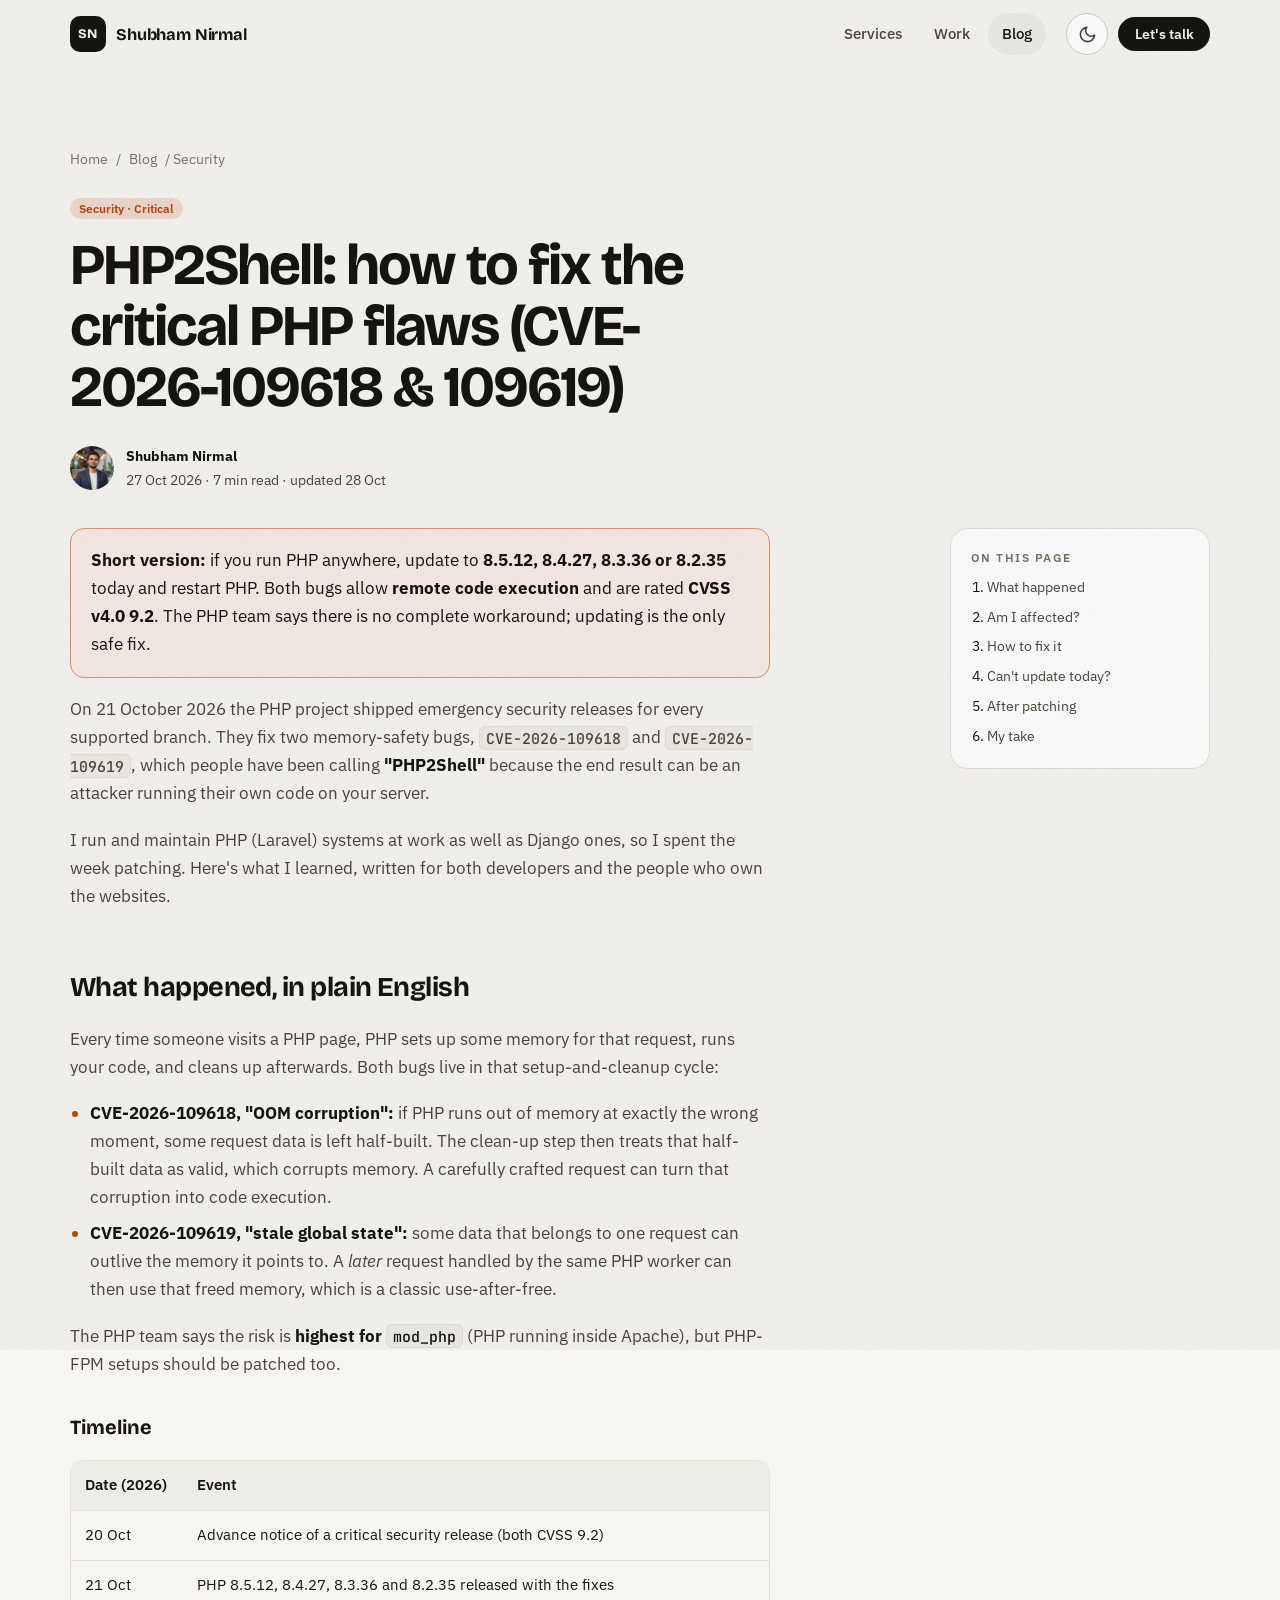
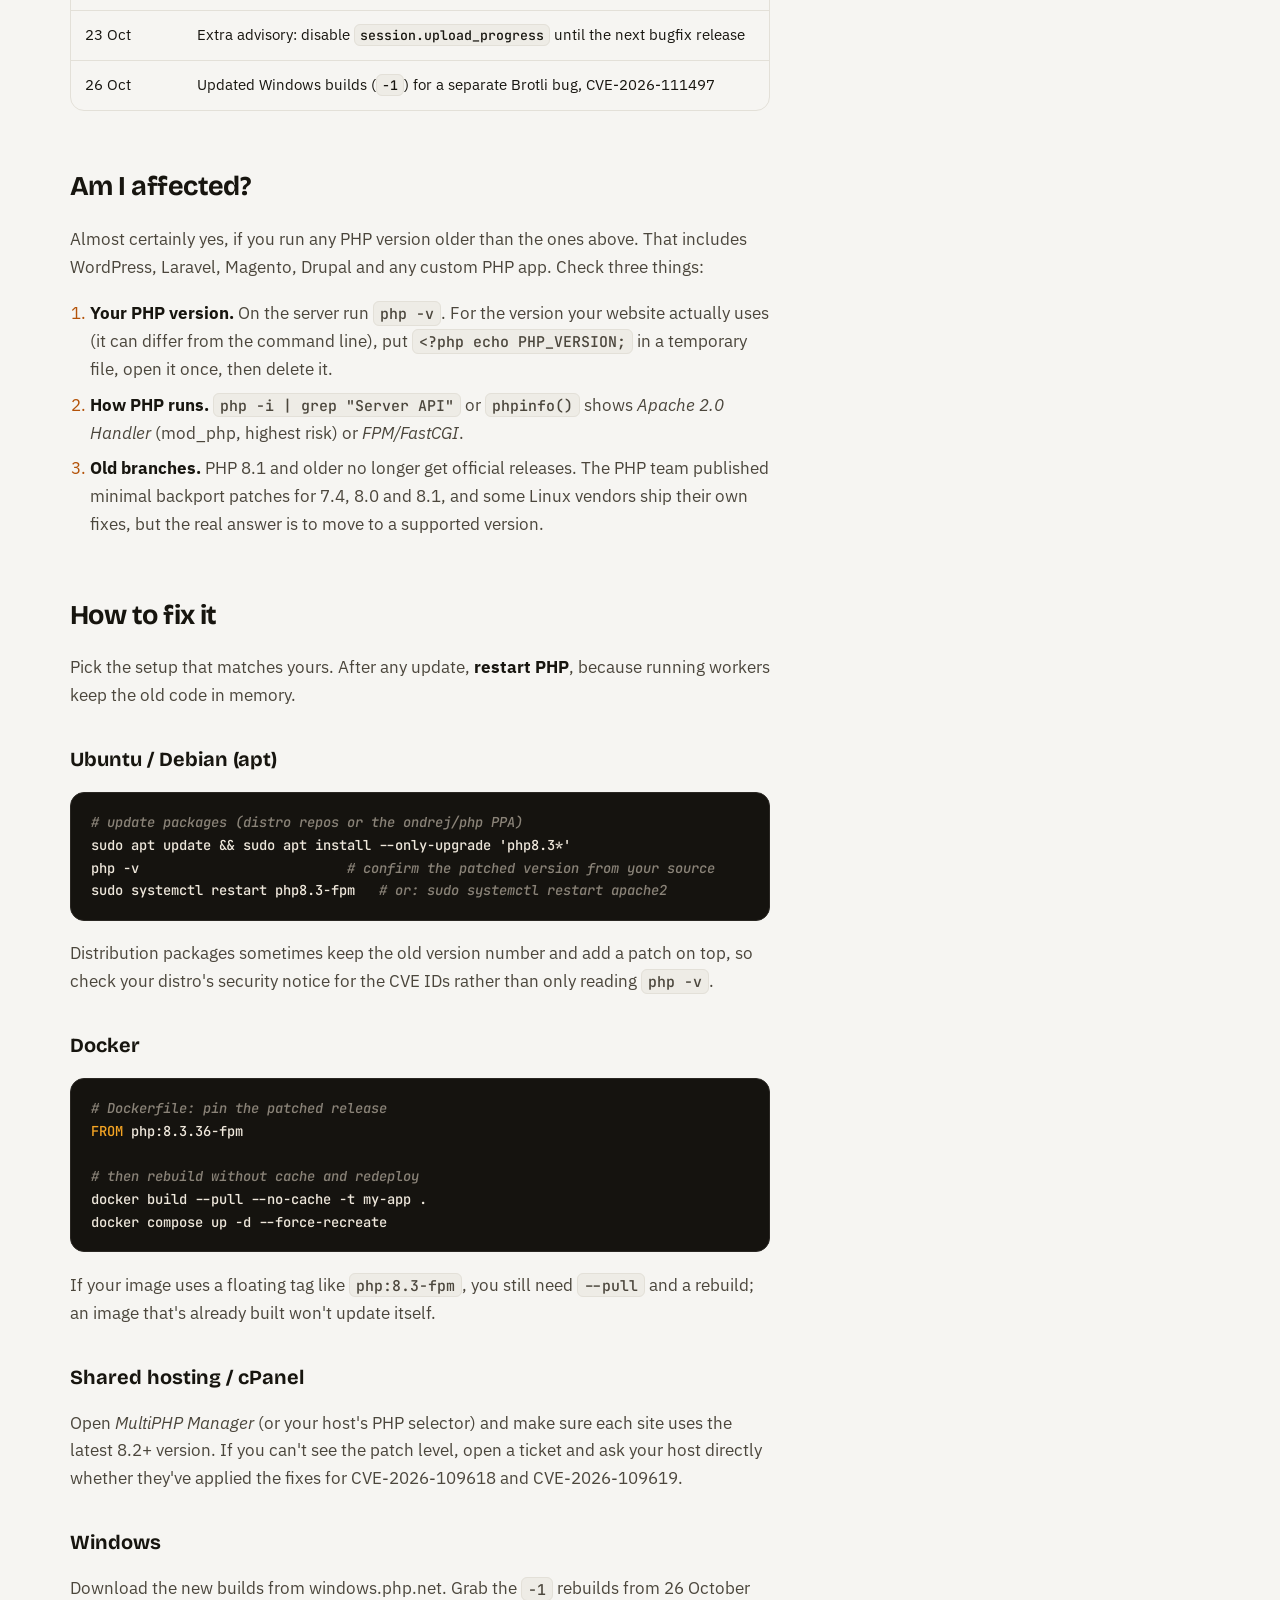
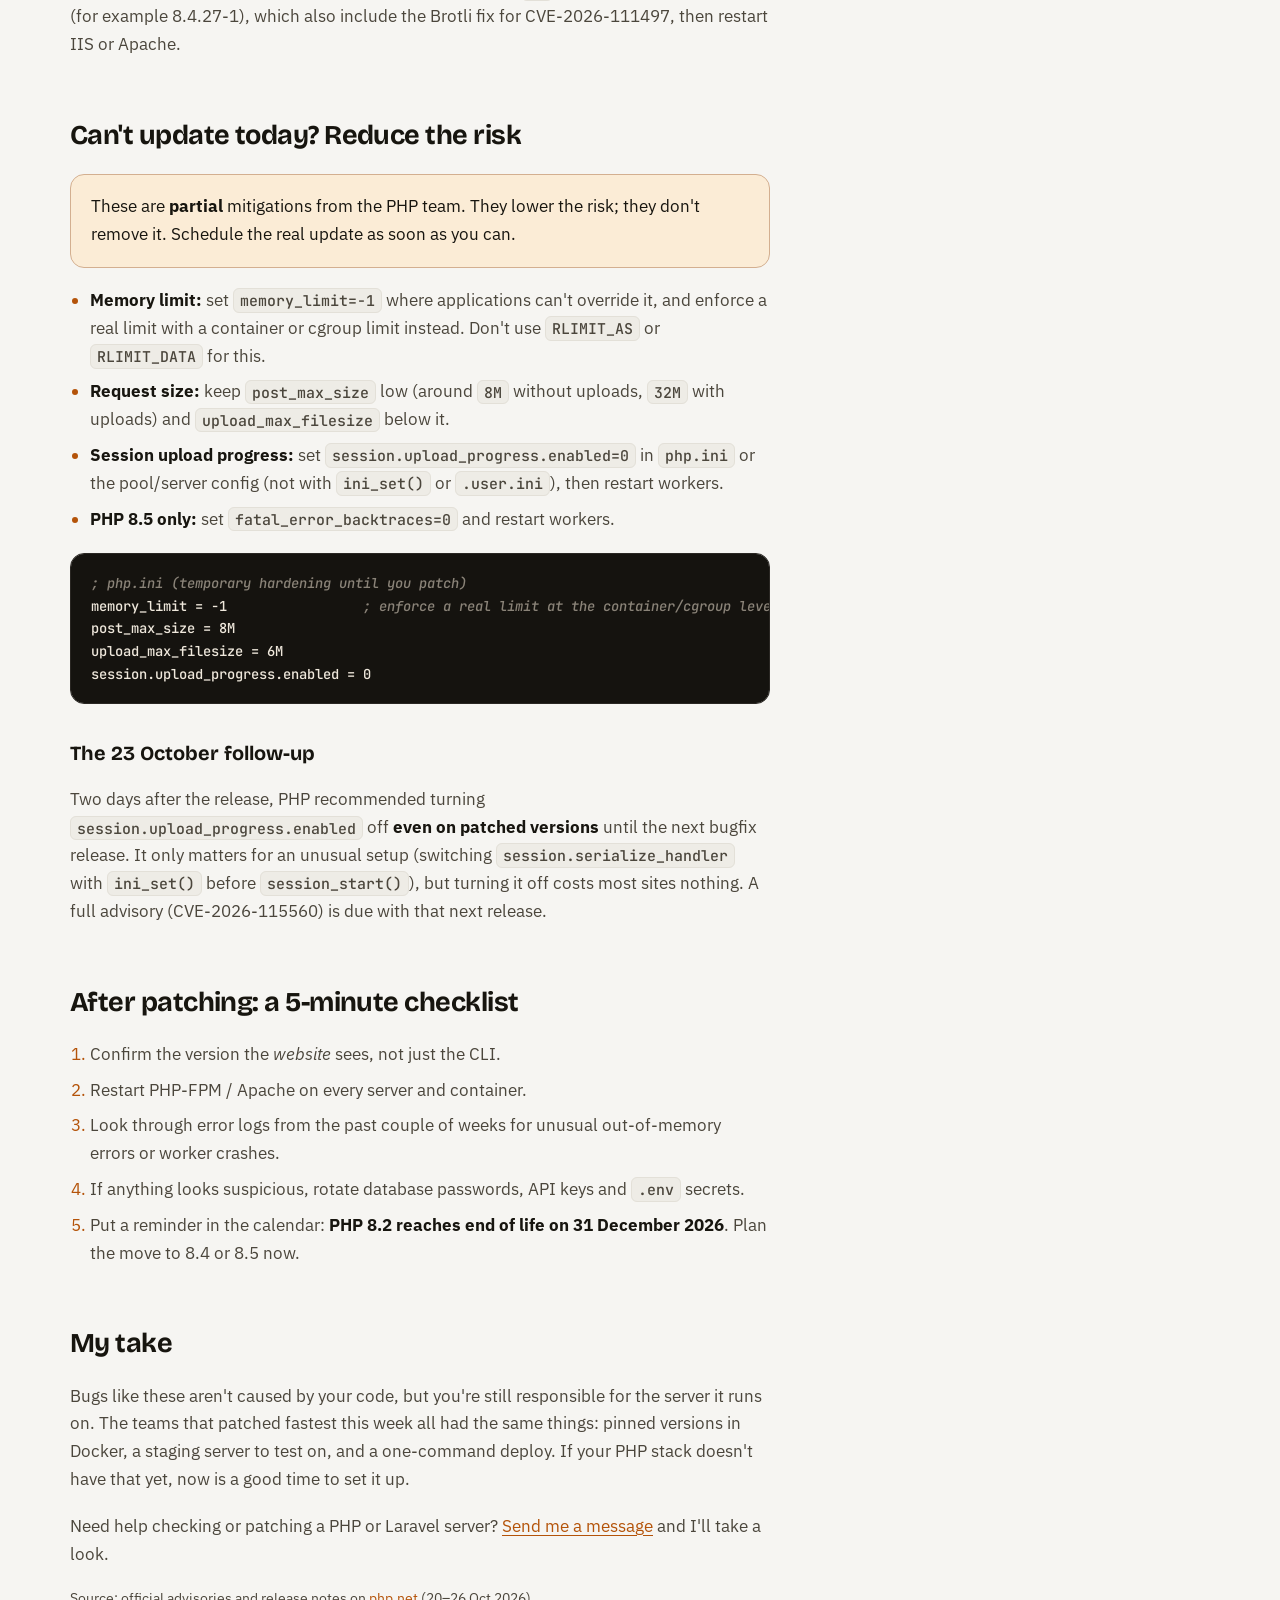
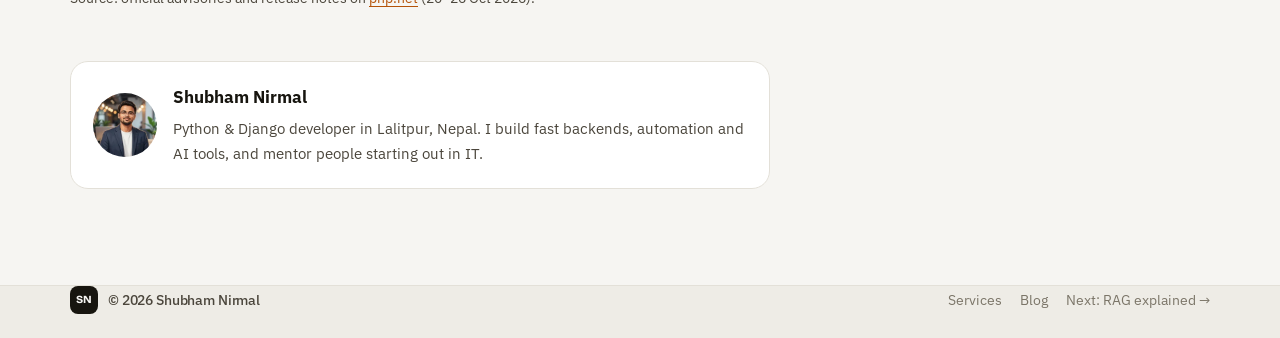
<file: blog/php2shell-cve-2026-109618-109619.html>
<!DOCTYPE html>
<html lang="en">
<head>
  <meta charset="UTF-8" />
  <meta name="viewport" content="width=device-width, initial-scale=1.0, viewport-fit=cover" />
  <title>PHP2Shell: How to Fix CVE-2026-109618 &amp; CVE-2026-109619 | Shubham Nirmal</title>
  <meta name="description" content="A plain-English guide to the critical PHP2Shell vulnerabilities (CVE-2026-109618 and CVE-2026-109619): who is affected, how to check your server, how to patch, and what to do if you can't update today." />
  <meta name="author" content="Shubham Nirmal" />
  <link rel="canonical" href="https://www.shubhamnirmal.com.np/blog/php2shell-cve-2026-109618-109619.html" />
  <meta property="og:type" content="article" />
  <meta property="og:title" content="PHP2Shell: how to fix the critical PHP flaws (CVE-2026-109618 & 109619)" />
  <meta property="og:description" content="Who is affected, how to check your server, and exactly how to patch." />
  <meta property="og:url" content="https://www.shubhamnirmal.com.np/blog/php2shell-cve-2026-109618-109619.html" />
  <meta property="og:image" content="https://www.shubhamnirmal.com.np/asset/img/og-shubham-nirmal.jpg" />
  <meta property="article:published_time" content="2026-10-27" />
  <meta name="twitter:card" content="summary_large_image" />
  <link rel="icon" type="image/x-icon" href="../asset/favicon.ico" />
  <link rel="preconnect" href="https://fonts.googleapis.com" />
  <link rel="preconnect" href="https://fonts.gstatic.com" crossorigin />
  <link rel="stylesheet" href="https://fonts.googleapis.com/css2?family=Bricolage+Grotesque:opsz,wght@12..96,500;12..96,700;12..96,800&family=IBM+Plex+Sans:ital,wght@0,400;0,500;0,600;1,400&family=JetBrains+Mono:wght@400;500&display=swap" />
  <link rel="stylesheet" href="../style/style.css" />
  <script>
    (function () { var d = document.documentElement; d.classList.add('js', 'no-intro');
      try { var t = localStorage.getItem('sn-theme'); if (t === 'light' || t === 'dark') d.setAttribute('data-theme', t); } catch (e) {} })();
  </script>
  <script type="application/ld+json">
  {
    "@context": "https://schema.org",
    "@type": "BlogPosting",
    "headline": "PHP2Shell: how to fix the critical PHP flaws (CVE-2026-109618 & CVE-2026-109619)",
    "datePublished": "2026-10-27",
    "dateModified": "2026-10-28",
    "author": { "@type": "Person", "name": "Shubham Nirmal", "url": "https://www.shubhamnirmal.com.np/" },
    "image": "https://www.shubhamnirmal.com.np/asset/img/og-shubham-nirmal.jpg",
    "mainEntityOfPage": "https://www.shubhamnirmal.com.np/blog/php2shell-cve-2026-109618-109619.html",
    "keywords": "PHP2Shell, CVE-2026-109618, CVE-2026-109619, PHP security update, PHP 8.4.27, PHP 8.3.36"
  }
  </script>
</head>
<body>
  <svg width="0" height="0" style="position:absolute" aria-hidden="true">
    <symbol id="i-sun" viewBox="0 0 24 24"><g fill="none" stroke="currentColor" stroke-width="2" stroke-linecap="round"><circle cx="12" cy="12" r="4"/><path d="M12 2v2m0 16v2M4.9 4.9l1.4 1.4m11.4 11.4 1.4 1.4M2 12h2m16 0h2M4.9 19.1l1.4-1.4M17.7 6.3l1.4-1.4"/></g></symbol>
    <symbol id="i-moon" viewBox="0 0 24 24"><path fill="none" stroke="currentColor" stroke-width="2" stroke-linecap="round" stroke-linejoin="round" d="M21 12.8A9 9 0 1 1 11.2 3a7 7 0 0 0 9.8 9.8z"/></symbol>
    <symbol id="i-menu" viewBox="0 0 24 24"><path fill="none" stroke="currentColor" stroke-width="2" stroke-linecap="round" d="M4 7h16M4 12h16M4 17h10"/></symbol>
  </svg>

  <header class="nav" id="nav">
    <div class="wrap nav-row">
      <a href="../index.html" class="brand"><span class="brand-mark">SN</span><span class="brand-name">Shubham Nirmal</span></a>
      <nav class="nav-links" id="navLinks" aria-label="Primary">
        <a href="../index.html#services" class="nav-link">Services</a>
        <a href="../index.html#work" class="nav-link">Work</a>
        <a href="../index.html#blog" class="nav-link active">Blog</a>
        <a href="../index.html#contact" class="nav-link nav-cta-mobile">Contact</a>
      </nav>
      <div class="nav-tools">
        <button class="icon-btn" id="themeBtn" type="button" aria-label="Toggle theme"><svg class="ico-sun"><use href="#i-sun"/></svg><svg class="ico-moon"><use href="#i-moon"/></svg></button>
        <a class="btn btn-primary btn-sm nav-cta" href="../index.html#contact">Let's talk</a>
        <button class="icon-btn menu-btn" id="menuBtn" type="button" aria-label="Open menu" aria-expanded="false"><svg><use href="#i-menu"/></svg></button>
      </div>
    </div>
  </header>

  <main>
    <header class="wrap article-hero">
      <p class="crumbs"><a href="../index.html">Home</a> / <a href="../index.html#blog">Blog</a> / Security</p>
      <span class="tag tag-warn">Security · Critical</span>
      <h1 class="article-title">PHP2Shell: how to fix the critical PHP flaws (CVE-2026-109618 &amp; 109619)</h1>
      <div class="byline">
        <img src="../asset/img/avatar-96.webp" alt="" width="44" height="44" />
        <span><b>Shubham Nirmal</b>27 Oct 2026 · 7 min read · updated 28 Oct</span>
      </div>
    </header>

    <div class="wrap article-wrap">
      <article class="prose">
        <div class="callout danger">
          <p><strong>Short version:</strong> if you run PHP anywhere, update to <strong>8.5.12, 8.4.27, 8.3.36 or 8.2.35</strong> today and restart PHP. Both bugs allow <strong>remote code execution</strong> and are rated <strong>CVSS v4.0 9.2</strong>. The PHP team says there is no complete workaround; updating is the only safe fix.</p>
        </div>

        <p>On 21 October 2026 the PHP project shipped emergency security releases for every supported branch. They fix two memory-safety bugs, <code>CVE-2026-109618</code> and <code>CVE-2026-109619</code>, which people have been calling <strong>"PHP2Shell"</strong> because the end result can be an attacker running their own code on your server.</p>
        <p>I run and maintain PHP (Laravel) systems at work as well as Django ones, so I spent the week patching. Here's what I learned, written for both developers and the people who own the websites.</p>

        <h2 id="what">What happened, in plain English</h2>
        <p>Every time someone visits a PHP page, PHP sets up some memory for that request, runs your code, and cleans up afterwards. Both bugs live in that setup-and-cleanup cycle:</p>
        <ul>
          <li><strong>CVE-2026-109618, "OOM corruption":</strong> if PHP runs out of memory at exactly the wrong moment, some request data is left half-built. The clean-up step then treats that half-built data as valid, which corrupts memory. A carefully crafted request can turn that corruption into code execution.</li>
          <li><strong>CVE-2026-109619, "stale global state":</strong> some data that belongs to one request can outlive the memory it points to. A <em>later</em> request handled by the same PHP worker can then use that freed memory, which is a classic use-after-free.</li>
        </ul>
        <p>The PHP team says the risk is <strong>highest for <code>mod_php</code></strong> (PHP running inside Apache), but PHP-FPM setups should be patched too.</p>

        <h3>Timeline</h3>
        <div class="table-wrap">
          <table>
            <thead><tr><th>Date (2026)</th><th>Event</th></tr></thead>
            <tbody>
              <tr><td>20 Oct</td><td>Advance notice of a critical security release (both CVSS 9.2)</td></tr>
              <tr><td>21 Oct</td><td>PHP 8.5.12, 8.4.27, 8.3.36 and 8.2.35 released with the fixes</td></tr>
              <tr><td>23 Oct</td><td>Extra advisory: disable <code>session.upload_progress</code> until the next bugfix release</td></tr>
              <tr><td>26 Oct</td><td>Updated Windows builds (<code>-1</code>) for a separate Brotli bug, CVE-2026-111497</td></tr>
            </tbody>
          </table>
        </div>

        <h2 id="affected">Am I affected?</h2>
        <p>Almost certainly yes, if you run any PHP version older than the ones above. That includes WordPress, Laravel, Magento, Drupal and any custom PHP app. Check three things:</p>
        <ol>
          <li><strong>Your PHP version.</strong> On the server run <code>php -v</code>. For the version your website actually uses (it can differ from the command line), put <code>&lt;?php echo PHP_VERSION;</code> in a temporary file, open it once, then delete it.</li>
          <li><strong>How PHP runs.</strong> <code>php -i | grep "Server API"</code> or <code>phpinfo()</code> shows <em>Apache 2.0 Handler</em> (mod_php, highest risk) or <em>FPM/FastCGI</em>.</li>
          <li><strong>Old branches.</strong> PHP 8.1 and older no longer get official releases. The PHP team published minimal backport patches for 7.4, 8.0 and 8.1, and some Linux vendors ship their own fixes, but the real answer is to move to a supported version.</li>
        </ol>

        <h2 id="fix">How to fix it</h2>
        <p>Pick the setup that matches yours. After any update, <strong>restart PHP</strong>, because running workers keep the old code in memory.</p>

        <h3>Ubuntu / Debian (apt)</h3>
<pre><code><span class="c"># update packages (distro repos or the ondrej/php PPA)</span>
sudo apt update &amp;&amp; sudo apt install --only-upgrade 'php8.3*'
php -v                          <span class="c"># confirm the patched version from your source</span>
sudo systemctl restart php8.3-fpm   <span class="c"># or: sudo systemctl restart apache2</span></code></pre>
        <p>Distribution packages sometimes keep the old version number and add a patch on top, so check your distro's security notice for the CVE IDs rather than only reading <code>php -v</code>.</p>

        <h3>Docker</h3>
<pre><code><span class="c"># Dockerfile: pin the patched release</span>
<span class="k">FROM</span> php:8.3.36-fpm

<span class="c"># then rebuild without cache and redeploy</span>
docker build --pull --no-cache -t my-app .
docker compose up -d --force-recreate</code></pre>
        <p>If your image uses a floating tag like <code>php:8.3-fpm</code>, you still need <code>--pull</code> and a rebuild; an image that's already built won't update itself.</p>

        <h3>Shared hosting / cPanel</h3>
        <p>Open <em>MultiPHP Manager</em> (or your host's PHP selector) and make sure each site uses the latest 8.2+ version. If you can't see the patch level, open a ticket and ask your host directly whether they've applied the fixes for CVE-2026-109618 and CVE-2026-109619.</p>

        <h3>Windows</h3>
        <p>Download the new builds from windows.php.net. Grab the <code>-1</code> rebuilds from 26 October (for example 8.4.27-1), which also include the Brotli fix for CVE-2026-111497, then restart IIS or Apache.</p>

        <h2 id="cant-update">Can't update today? Reduce the risk</h2>
        <div class="callout"><p>These are <strong>partial</strong> mitigations from the PHP team. They lower the risk; they don't remove it. Schedule the real update as soon as you can.</p></div>
        <ul>
          <li><strong>Memory limit:</strong> set <code>memory_limit=-1</code> where applications can't override it, and enforce a real limit with a container or cgroup limit instead. Don't use <code>RLIMIT_AS</code> or <code>RLIMIT_DATA</code> for this.</li>
          <li><strong>Request size:</strong> keep <code>post_max_size</code> low (around <code>8M</code> without uploads, <code>32M</code> with uploads) and <code>upload_max_filesize</code> below it.</li>
          <li><strong>Session upload progress:</strong> set <code>session.upload_progress.enabled=0</code> in <code>php.ini</code> or the pool/server config (not with <code>ini_set()</code> or <code>.user.ini</code>), then restart workers.</li>
          <li><strong>PHP 8.5 only:</strong> set <code>fatal_error_backtraces=0</code> and restart workers.</li>
        </ul>
<pre><code><span class="c">; php.ini (temporary hardening until you patch)</span>
memory_limit = -1                 <span class="c">; enforce a real limit at the container/cgroup level</span>
post_max_size = 8M
upload_max_filesize = 6M
session.upload_progress.enabled = 0</code></pre>

        <h3>The 23 October follow-up</h3>
        <p>Two days after the release, PHP recommended turning <code>session.upload_progress.enabled</code> off <strong>even on patched versions</strong> until the next bugfix release. It only matters for an unusual setup (switching <code>session.serialize_handler</code> with <code>ini_set()</code> before <code>session_start()</code>), but turning it off costs most sites nothing. A full advisory (CVE-2026-115560) is due with that next release.</p>

        <h2 id="after">After patching: a 5-minute checklist</h2>
        <ol>
          <li>Confirm the version the <em>website</em> sees, not just the CLI.</li>
          <li>Restart PHP-FPM / Apache on every server and container.</li>
          <li>Look through error logs from the past couple of weeks for unusual out-of-memory errors or worker crashes.</li>
          <li>If anything looks suspicious, rotate database passwords, API keys and <code>.env</code> secrets.</li>
          <li>Put a reminder in the calendar: <strong>PHP 8.2 reaches end of life on 31 December 2026</strong>. Plan the move to 8.4 or 8.5 now.</li>
        </ol>

        <h2 id="takeaway">My take</h2>
        <p>Bugs like these aren't caused by your code, but you're still responsible for the server it runs on. The teams that patched fastest this week all had the same things: pinned versions in Docker, a staging server to test on, and a one-command deploy. If your PHP stack doesn't have that yet, now is a good time to set it up.</p>
        <p>Need help checking or patching a PHP or Laravel server? <a href="../index.html#contact">Send me a message</a> and I'll take a look.</p>
        <p style="font-size:.9rem">Source: official advisories and release notes on <a href="https://www.php.net/" target="_blank" rel="noopener">php.net</a> (20–26 Oct 2026).</p>

        <div class="author-box">
          <img src="../asset/img/avatar-192.webp" alt="" width="64" height="64" />
          <div><b>Shubham Nirmal</b><p>Python &amp; Django developer in Lalitpur, Nepal. I build fast backends, automation and AI tools, and mentor people starting out in IT.</p></div>
        </div>
      </article>

      <aside class="toc">
        <h2>On this page</h2>
        <ol>
          <li><a href="#what">What happened</a></li>
          <li><a href="#affected">Am I affected?</a></li>
          <li><a href="#fix">How to fix it</a></li>
          <li><a href="#cant-update">Can't update today?</a></li>
          <li><a href="#after">After patching</a></li>
          <li><a href="#takeaway">My take</a></li>
        </ol>
      </aside>
    </div>
  </main>

  <footer class="footer">
    <div class="wrap footer-row">
      <span class="brand"><span class="brand-mark">SN</span> © 2026 Shubham Nirmal</span>
      <nav class="footer-links"><a href="../index.html#services">Services</a><a href="../index.html#blog">Blog</a><a href="rag-explained.html">Next: RAG explained →</a></nav>
    </div>
  </footer>
  <script src="../js/blog.js"></script>
</body>
</html>
</file>
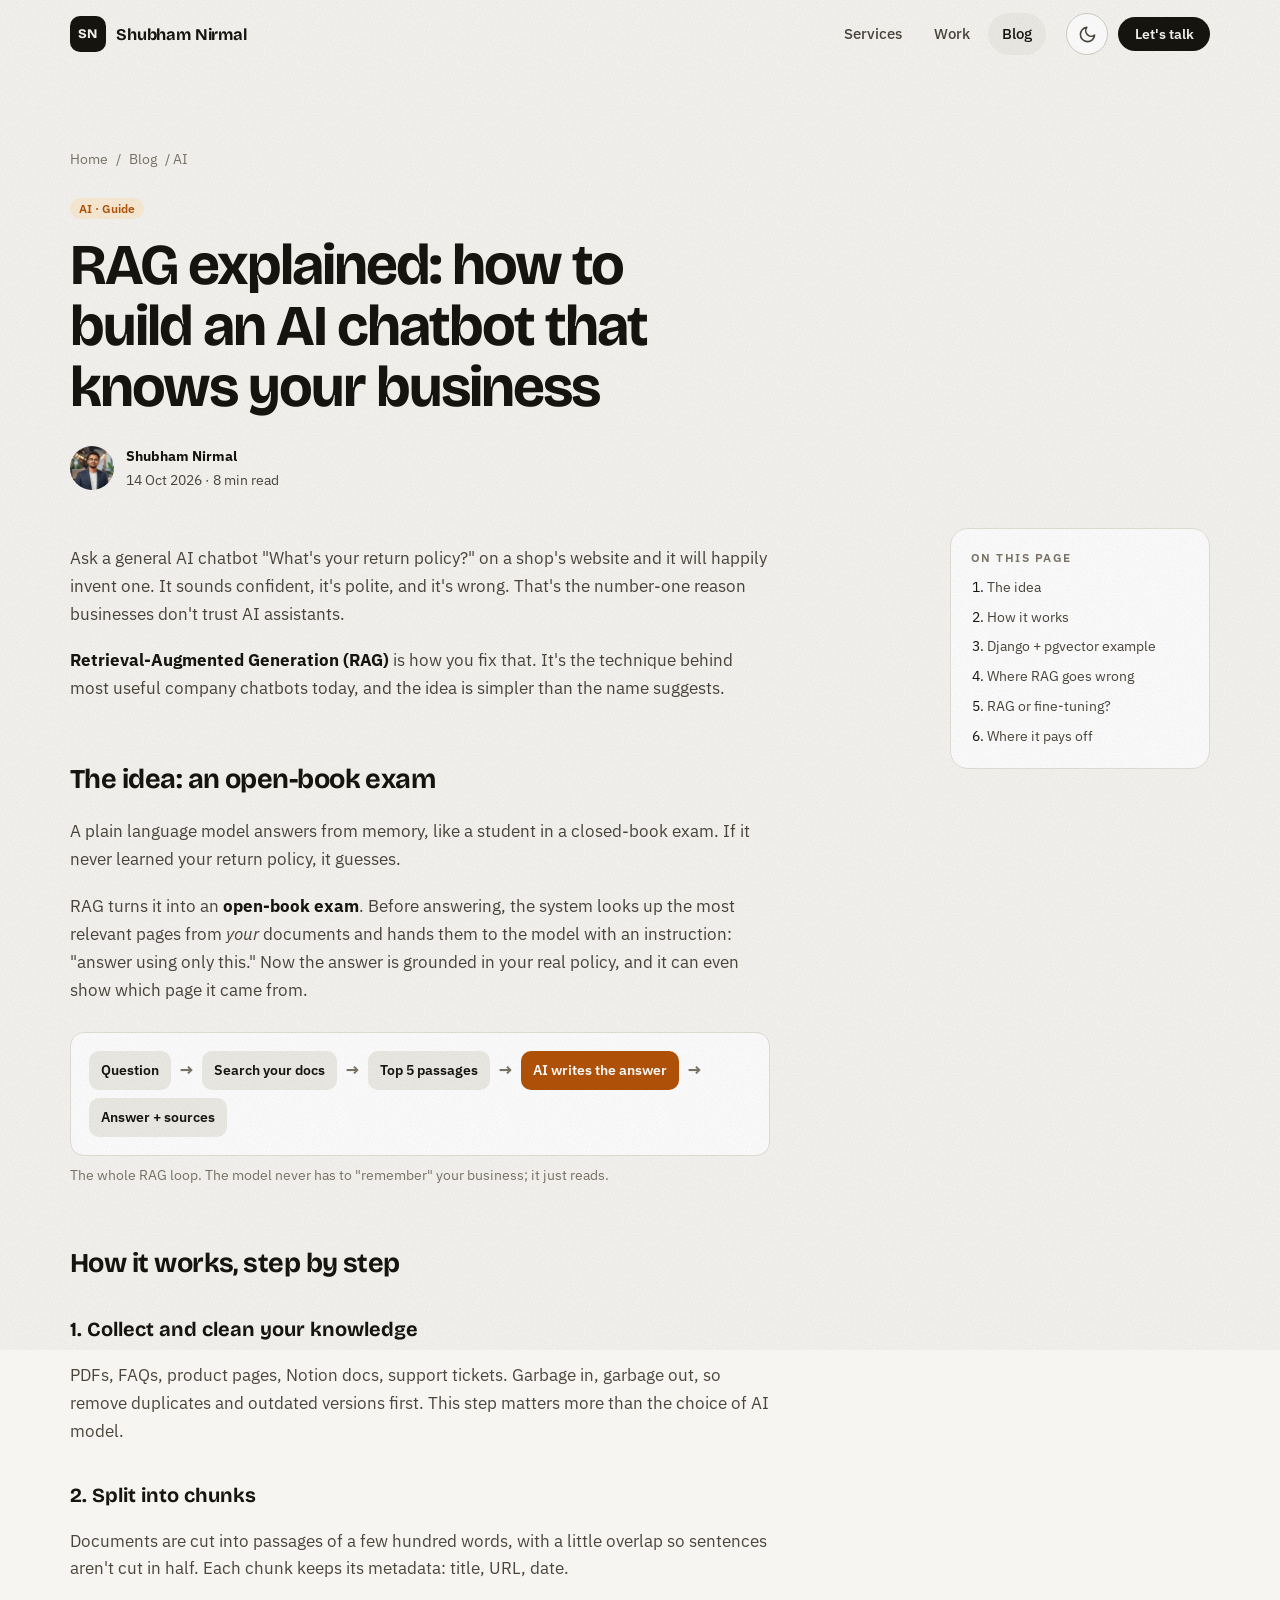
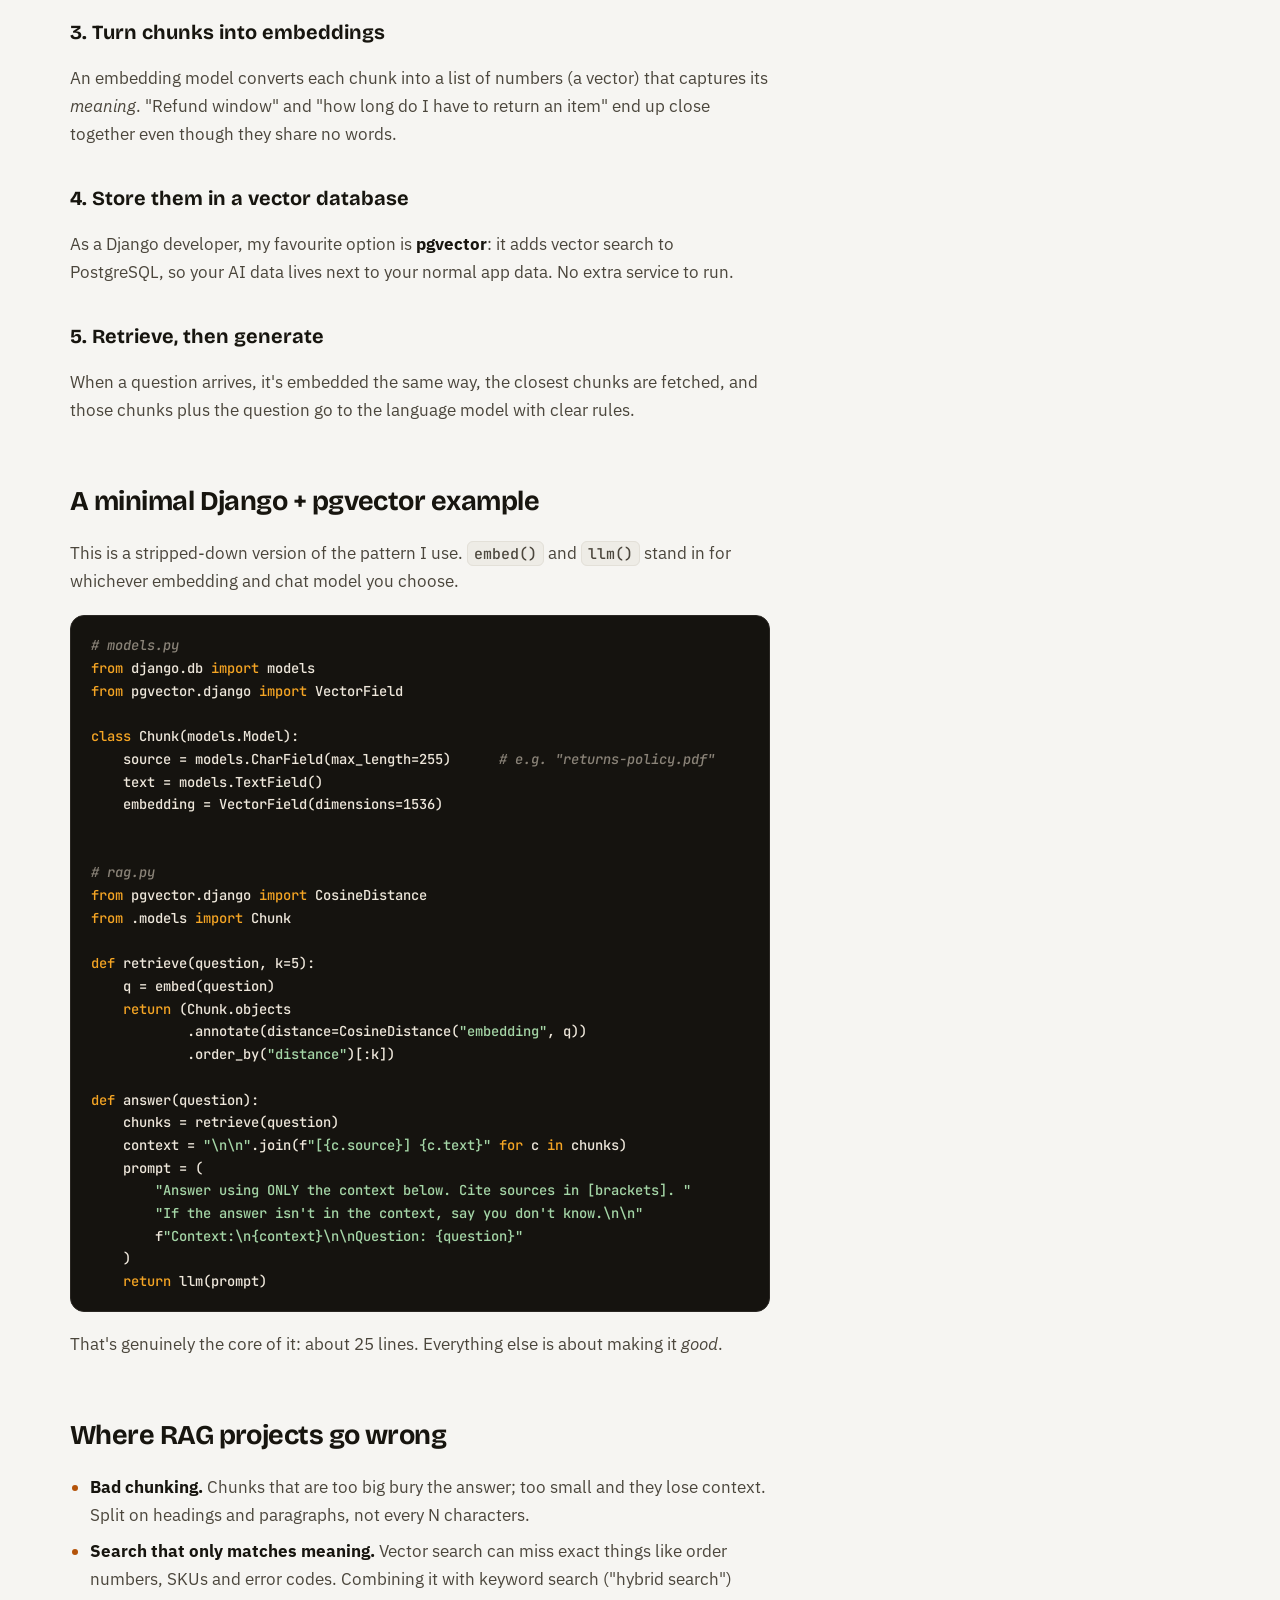
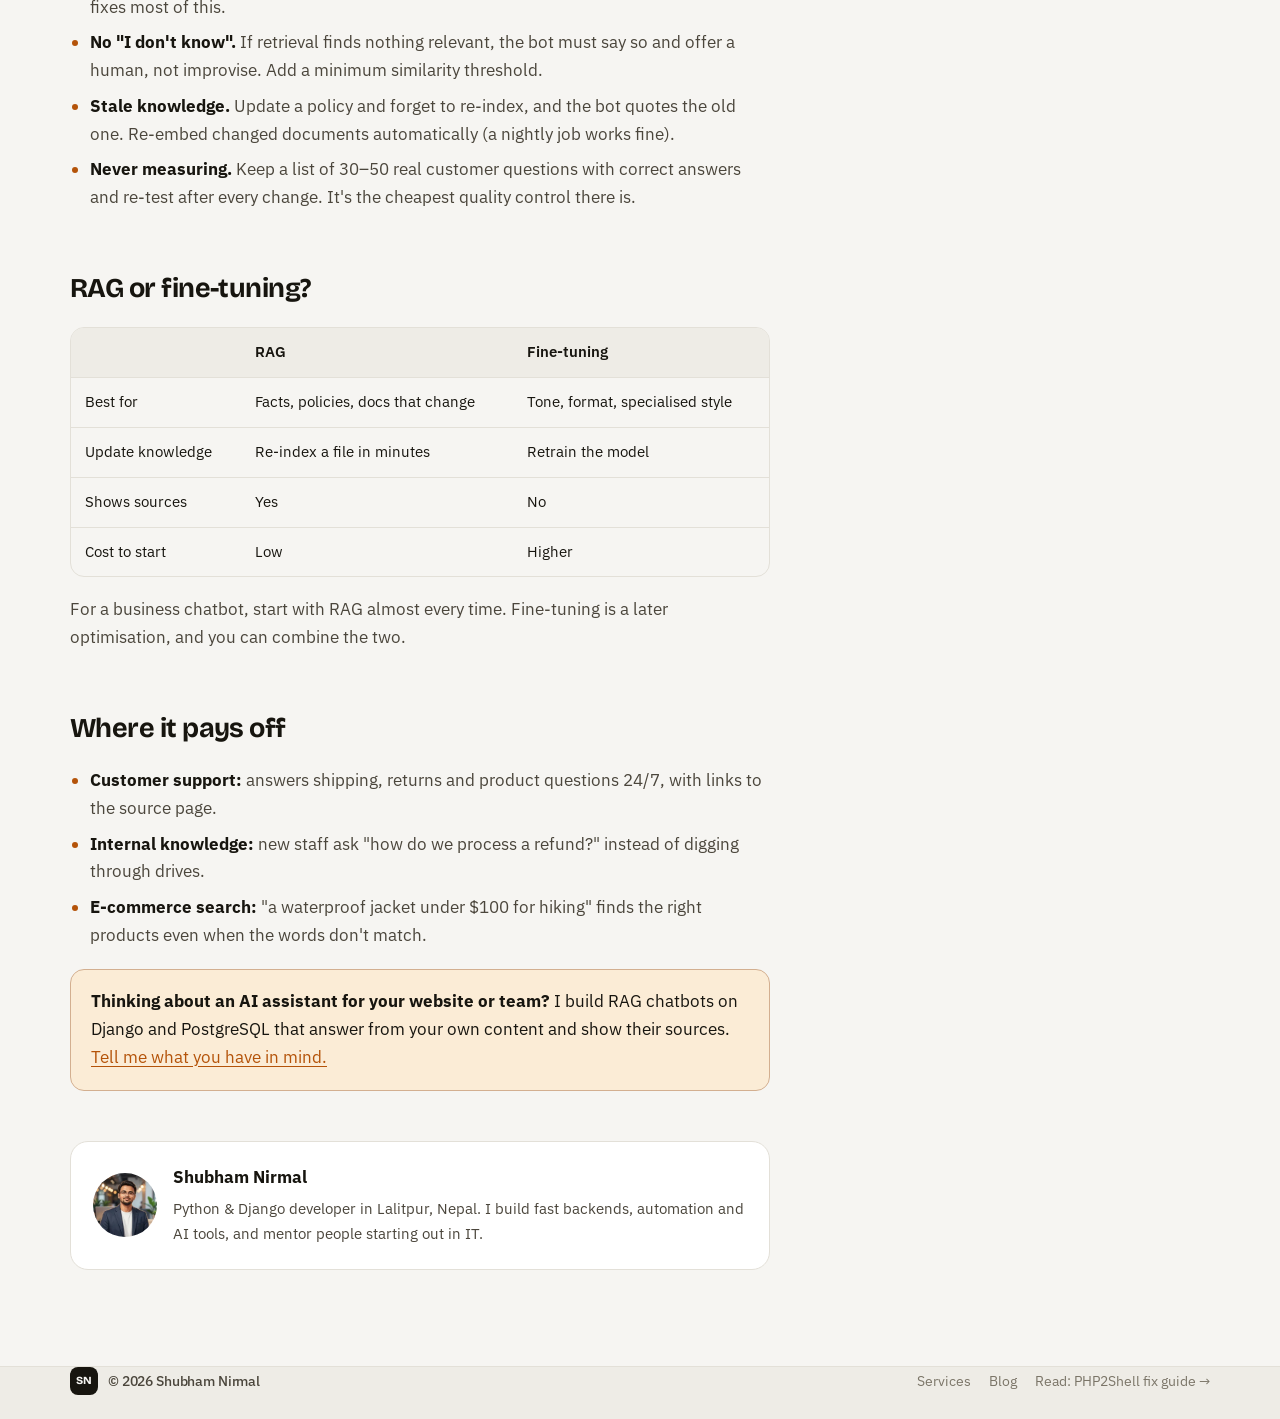
<file: blog/rag-explained.html>
<!DOCTYPE html>
<html lang="en">
<head>
  <meta charset="UTF-8" />
  <meta name="viewport" content="width=device-width, initial-scale=1.0, viewport-fit=cover" />
  <title>RAG Explained: Build an AI Chatbot That Knows Your Business | Shubham Nirmal</title>
  <meta name="description" content="Why AI chatbots make things up, how Retrieval-Augmented Generation (RAG) fixes it, and a small Django + pgvector example you can build on. Written in plain English." />
  <meta name="author" content="Shubham Nirmal" />
  <link rel="canonical" href="https://www.shubhamnirmal.com.np/blog/rag-explained.html" />
  <meta property="og:type" content="article" />
  <meta property="og:title" content="RAG explained: how to build an AI chatbot that knows your business" />
  <meta property="og:description" content="Why chatbots make things up, how retrieval fixes it, and a Django + pgvector example." />
  <meta property="og:url" content="https://www.shubhamnirmal.com.np/blog/rag-explained.html" />
  <meta property="og:image" content="https://www.shubhamnirmal.com.np/asset/img/og-shubham-nirmal.jpg" />
  <meta property="article:published_time" content="2026-10-14" />
  <meta name="twitter:card" content="summary_large_image" />
  <link rel="icon" type="image/x-icon" href="../asset/favicon.ico" />
  <link rel="preconnect" href="https://fonts.googleapis.com" />
  <link rel="preconnect" href="https://fonts.gstatic.com" crossorigin />
  <link rel="stylesheet" href="https://fonts.googleapis.com/css2?family=Bricolage+Grotesque:opsz,wght@12..96,500;12..96,700;12..96,800&family=IBM+Plex+Sans:ital,wght@0,400;0,500;0,600;1,400&family=JetBrains+Mono:wght@400;500&display=swap" />
  <link rel="stylesheet" href="../style/style.css" />
  <script>
    (function () { var d = document.documentElement; d.classList.add('js', 'no-intro');
      try { var t = localStorage.getItem('sn-theme'); if (t === 'light' || t === 'dark') d.setAttribute('data-theme', t); } catch (e) {} })();
  </script>
  <script type="application/ld+json">
  {
    "@context": "https://schema.org",
    "@type": "BlogPosting",
    "headline": "RAG explained: how to build an AI chatbot that knows your business",
    "datePublished": "2026-10-14",
    "author": { "@type": "Person", "name": "Shubham Nirmal", "url": "https://www.shubhamnirmal.com.np/" },
    "image": "https://www.shubhamnirmal.com.np/asset/img/og-shubham-nirmal.jpg",
    "mainEntityOfPage": "https://www.shubhamnirmal.com.np/blog/rag-explained.html",
    "keywords": "RAG, retrieval-augmented generation, AI chatbot, Django, pgvector, embeddings"
  }
  </script>
</head>
<body>
  <svg width="0" height="0" style="position:absolute" aria-hidden="true">
    <symbol id="i-sun" viewBox="0 0 24 24"><g fill="none" stroke="currentColor" stroke-width="2" stroke-linecap="round"><circle cx="12" cy="12" r="4"/><path d="M12 2v2m0 16v2M4.9 4.9l1.4 1.4m11.4 11.4 1.4 1.4M2 12h2m16 0h2M4.9 19.1l1.4-1.4M17.7 6.3l1.4-1.4"/></g></symbol>
    <symbol id="i-moon" viewBox="0 0 24 24"><path fill="none" stroke="currentColor" stroke-width="2" stroke-linecap="round" stroke-linejoin="round" d="M21 12.8A9 9 0 1 1 11.2 3a7 7 0 0 0 9.8 9.8z"/></symbol>
    <symbol id="i-menu" viewBox="0 0 24 24"><path fill="none" stroke="currentColor" stroke-width="2" stroke-linecap="round" d="M4 7h16M4 12h16M4 17h10"/></symbol>
  </svg>

  <header class="nav" id="nav">
    <div class="wrap nav-row">
      <a href="../index.html" class="brand"><span class="brand-mark">SN</span><span class="brand-name">Shubham Nirmal</span></a>
      <nav class="nav-links" id="navLinks" aria-label="Primary">
        <a href="../index.html#services" class="nav-link">Services</a>
        <a href="../index.html#work" class="nav-link">Work</a>
        <a href="../index.html#blog" class="nav-link active">Blog</a>
        <a href="../index.html#contact" class="nav-link nav-cta-mobile">Contact</a>
      </nav>
      <div class="nav-tools">
        <button class="icon-btn" id="themeBtn" type="button" aria-label="Toggle theme"><svg class="ico-sun"><use href="#i-sun"/></svg><svg class="ico-moon"><use href="#i-moon"/></svg></button>
        <a class="btn btn-primary btn-sm nav-cta" href="../index.html#contact">Let's talk</a>
        <button class="icon-btn menu-btn" id="menuBtn" type="button" aria-label="Open menu" aria-expanded="false"><svg><use href="#i-menu"/></svg></button>
      </div>
    </div>
  </header>

  <main>
    <header class="wrap article-hero">
      <p class="crumbs"><a href="../index.html">Home</a> / <a href="../index.html#blog">Blog</a> / AI</p>
      <span class="tag">AI · Guide</span>
      <h1 class="article-title">RAG explained: how to build an AI chatbot that knows your business</h1>
      <div class="byline">
        <img src="../asset/img/avatar-96.webp" alt="" width="44" height="44" />
        <span><b>Shubham Nirmal</b>14 Oct 2026 · 8 min read</span>
      </div>
    </header>

    <div class="wrap article-wrap">
      <article class="prose">
        <p>Ask a general AI chatbot "What's your return policy?" on a shop's website and it will happily invent one. It sounds confident, it's polite, and it's wrong. That's the number-one reason businesses don't trust AI assistants.</p>
        <p><strong>Retrieval-Augmented Generation (RAG)</strong> is how you fix that. It's the technique behind most useful company chatbots today, and the idea is simpler than the name suggests.</p>

        <h2 id="idea">The idea: an open-book exam</h2>
        <p>A plain language model answers from memory, like a student in a closed-book exam. If it never learned your return policy, it guesses.</p>
        <p>RAG turns it into an <strong>open-book exam</strong>. Before answering, the system looks up the most relevant pages from <em>your</em> documents and hands them to the model with an instruction: "answer using only this." Now the answer is grounded in your real policy, and it can even show which page it came from.</p>

        <figure>
          <div class="flow">
            <span>Question</span><b>→</b><span>Search your docs</span><b>→</b><span>Top 5 passages</span><b>→</b><span class="acc">AI writes the answer</span><b>→</b><span>Answer + sources</span>
          </div>
          <figcaption>The whole RAG loop. The model never has to "remember" your business; it just reads.</figcaption>
        </figure>

        <h2 id="pipeline">How it works, step by step</h2>
        <h3>1. Collect and clean your knowledge</h3>
        <p>PDFs, FAQs, product pages, Notion docs, support tickets. Garbage in, garbage out, so remove duplicates and outdated versions first. This step matters more than the choice of AI model.</p>
        <h3>2. Split into chunks</h3>
        <p>Documents are cut into passages of a few hundred words, with a little overlap so sentences aren't cut in half. Each chunk keeps its metadata: title, URL, date.</p>
        <h3>3. Turn chunks into embeddings</h3>
        <p>An embedding model converts each chunk into a list of numbers (a vector) that captures its <em>meaning</em>. "Refund window" and "how long do I have to return an item" end up close together even though they share no words.</p>
        <h3>4. Store them in a vector database</h3>
        <p>As a Django developer, my favourite option is <strong>pgvector</strong>: it adds vector search to PostgreSQL, so your AI data lives next to your normal app data. No extra service to run.</p>
        <h3>5. Retrieve, then generate</h3>
        <p>When a question arrives, it's embedded the same way, the closest chunks are fetched, and those chunks plus the question go to the language model with clear rules.</p>

        <h2 id="code">A minimal Django + pgvector example</h2>
        <p>This is a stripped-down version of the pattern I use. <code>embed()</code> and <code>llm()</code> stand in for whichever embedding and chat model you choose.</p>
<pre><code><span class="c"># models.py</span>
<span class="k">from</span> django.db <span class="k">import</span> models
<span class="k">from</span> pgvector.django <span class="k">import</span> VectorField

<span class="k">class</span> Chunk(models.Model):
    source = models.CharField(max_length=255)      <span class="c"># e.g. "returns-policy.pdf"</span>
    text = models.TextField()
    embedding = VectorField(dimensions=1536)


<span class="c"># rag.py</span>
<span class="k">from</span> pgvector.django <span class="k">import</span> CosineDistance
<span class="k">from</span> .models <span class="k">import</span> Chunk

<span class="k">def</span> retrieve(question, k=5):
    q = embed(question)
    <span class="k">return</span> (Chunk.objects
            .annotate(distance=CosineDistance(<span class="s">"embedding"</span>, q))
            .order_by(<span class="s">"distance"</span>)[:k])

<span class="k">def</span> answer(question):
    chunks = retrieve(question)
    context = <span class="s">"\n\n"</span>.join(f<span class="s">"[{c.source}] {c.text}"</span> <span class="k">for</span> c <span class="k">in</span> chunks)
    prompt = (
        <span class="s">"Answer using ONLY the context below. Cite sources in [brackets]. "</span>
        <span class="s">"If the answer isn't in the context, say you don't know.\n\n"</span>
        f<span class="s">"Context:\n{context}\n\nQuestion: {question}"</span>
    )
    <span class="k">return</span> llm(prompt)</code></pre>
        <p>That's genuinely the core of it: about 25 lines. Everything else is about making it <em>good</em>.</p>

        <h2 id="pitfalls">Where RAG projects go wrong</h2>
        <ul>
          <li><strong>Bad chunking.</strong> Chunks that are too big bury the answer; too small and they lose context. Split on headings and paragraphs, not every N characters.</li>
          <li><strong>Search that only matches meaning.</strong> Vector search can miss exact things like order numbers, SKUs and error codes. Combining it with keyword search ("hybrid search") fixes most of this.</li>
          <li><strong>No "I don't know".</strong> If retrieval finds nothing relevant, the bot must say so and offer a human, not improvise. Add a minimum similarity threshold.</li>
          <li><strong>Stale knowledge.</strong> Update a policy and forget to re-index, and the bot quotes the old one. Re-embed changed documents automatically (a nightly job works fine).</li>
          <li><strong>Never measuring.</strong> Keep a list of 30–50 real customer questions with correct answers and re-test after every change. It's the cheapest quality control there is.</li>
        </ul>

        <h2 id="vs">RAG or fine-tuning?</h2>
        <div class="table-wrap">
          <table>
            <thead><tr><th></th><th>RAG</th><th>Fine-tuning</th></tr></thead>
            <tbody>
              <tr><td>Best for</td><td>Facts, policies, docs that change</td><td>Tone, format, specialised style</td></tr>
              <tr><td>Update knowledge</td><td>Re-index a file in minutes</td><td>Retrain the model</td></tr>
              <tr><td>Shows sources</td><td>Yes</td><td>No</td></tr>
              <tr><td>Cost to start</td><td>Low</td><td>Higher</td></tr>
            </tbody>
          </table>
        </div>
        <p>For a business chatbot, start with RAG almost every time. Fine-tuning is a later optimisation, and you can combine the two.</p>

        <h2 id="uses">Where it pays off</h2>
        <ul>
          <li><strong>Customer support:</strong> answers shipping, returns and product questions 24/7, with links to the source page.</li>
          <li><strong>Internal knowledge:</strong> new staff ask "how do we process a refund?" instead of digging through drives.</li>
          <li><strong>E-commerce search:</strong> "a waterproof jacket under $100 for hiking" finds the right products even when the words don't match.</li>
        </ul>

        <div class="callout">
          <p><strong>Thinking about an AI assistant for your website or team?</strong> I build RAG chatbots on Django and PostgreSQL that answer from your own content and show their sources. <a href="../index.html#contact">Tell me what you have in mind.</a></p>
        </div>

        <div class="author-box">
          <img src="../asset/img/avatar-192.webp" alt="" width="64" height="64" />
          <div><b>Shubham Nirmal</b><p>Python &amp; Django developer in Lalitpur, Nepal. I build fast backends, automation and AI tools, and mentor people starting out in IT.</p></div>
        </div>
      </article>

      <aside class="toc">
        <h2>On this page</h2>
        <ol>
          <li><a href="#idea">The idea</a></li>
          <li><a href="#pipeline">How it works</a></li>
          <li><a href="#code">Django + pgvector example</a></li>
          <li><a href="#pitfalls">Where RAG goes wrong</a></li>
          <li><a href="#vs">RAG or fine-tuning?</a></li>
          <li><a href="#uses">Where it pays off</a></li>
        </ol>
      </aside>
    </div>
  </main>

  <footer class="footer">
    <div class="wrap footer-row">
      <span class="brand"><span class="brand-mark">SN</span> © 2026 Shubham Nirmal</span>
      <nav class="footer-links"><a href="../index.html#services">Services</a><a href="../index.html#blog">Blog</a><a href="php2shell-cve-2026-109618-109619.html">Read: PHP2Shell fix guide →</a></nav>
    </div>
  </footer>
  <script src="../js/blog.js"></script>
</body>
</html>
</file>
<file: style/style.css>
/* ==========================================================================
   shubhamnirmal.com.np · v4
   Layout: warm "studio at night" look taken from the portrait's backlight.
   Client-first copy, light + dark themes, 3D intro, AI-avatar chatbot.
   ========================================================================== */

:root {
  --bg: #f6f5f2;
  --bg-2: #eeece6;
  --surface: #ffffff;
  --surface-2: #faf9f6;
  --line: #e3e0d8;
  --line-2: #d3cfc5;
  --fg: #17150f;
  --fg-2: #4b463c;
  --muted: #7b7568;
  --accent: #b45309;
  --accent-2: #d97706;
  --accent-soft: #fbecd6;
  --on-accent: #ffffff;
  --ok: #16a34a;
  --warn: #c2410c;
  --shadow: 0 1px 2px rgba(23, 21, 15, .05), 0 12px 32px -12px rgba(23, 21, 15, .14);
  --shadow-lg: 0 30px 70px -28px rgba(23, 21, 15, .28);
  --glow: rgba(245, 165, 36, .35);

  --f-display: "Bricolage Grotesque", "Segoe UI", system-ui, -apple-system, sans-serif;
  --f-body: "IBM Plex Sans", "Segoe UI", system-ui, -apple-system, sans-serif;
  --f-mono: "JetBrains Mono", ui-monospace, Consolas, monospace;

  --radius: 18px;
  --nav-h: 68px;
  --ease: cubic-bezier(.2, .8, .2, 1);
  --ease-out: cubic-bezier(.16, 1, .3, 1);
  color-scheme: light;
}
@media (prefers-color-scheme: dark) {
  :root:not([data-theme="light"]) {
    --bg: #0e0d0c; --bg-2: #141210; --surface: #1a1816; --surface-2: #171513;
    --line: #2a2723; --line-2: #3a3530;
    --fg: #f4f0e8; --fg-2: #c4bdb1; --muted: #8b8478;
    --accent: #f5a524; --accent-2: #ffc35a; --accent-soft: #2b2013; --on-accent: #1a1206;
    --ok: #4ade80; --warn: #fb923c;
    --shadow: 0 1px 2px rgba(0, 0, 0, .3), 0 14px 36px -14px rgba(0, 0, 0, .6);
    --shadow-lg: 0 40px 90px -30px rgba(0, 0, 0, .8);
    --glow: rgba(245, 165, 36, .45);
    color-scheme: dark;
  }
}
:root[data-theme="dark"] {
  --bg: #0e0d0c; --bg-2: #141210; --surface: #1a1816; --surface-2: #171513;
  --line: #2a2723; --line-2: #3a3530;
  --fg: #f4f0e8; --fg-2: #c4bdb1; --muted: #8b8478;
  --accent: #f5a524; --accent-2: #ffc35a; --accent-soft: #2b2013; --on-accent: #1a1206;
  --ok: #4ade80; --warn: #fb923c;
  --shadow: 0 1px 2px rgba(0, 0, 0, .3), 0 14px 36px -14px rgba(0, 0, 0, .6);
  --shadow-lg: 0 40px 90px -30px rgba(0, 0, 0, .8);
  --glow: rgba(245, 165, 36, .45);
  color-scheme: dark;
}

/* ------------------------------------------------------------ base */
*, *::before, *::after { box-sizing: border-box; }
[hidden] { display: none !important; }
html { scroll-behavior: smooth; scroll-padding-top: calc(var(--nav-h) + 12px); -webkit-text-size-adjust: 100%; }
body {
  margin: 0; background: var(--bg); color: var(--fg);
  font: 400 17px/1.65 var(--f-body);
  -webkit-font-smoothing: antialiased; overflow-x: hidden;
  transition: background-color .4s var(--ease), color .4s var(--ease);
}
body.locked { overflow: hidden; }
img { max-width: 100%; display: block; }
a { color: inherit; text-decoration: none; }
button, input, select, textarea { font: inherit; color: inherit; }
button { background: none; border: 0; cursor: pointer; padding: 0; }
svg { width: 1em; height: 1em; flex: none; }
::selection { background: var(--accent); color: var(--on-accent); }
:focus-visible { outline: 2px solid var(--accent); outline-offset: 3px; border-radius: 6px; }
.sr-only { position: absolute; width: 1px; height: 1px; overflow: hidden; clip: rect(0 0 0 0); white-space: nowrap; }
.skip-link { position: absolute; left: 12px; top: -60px; z-index: 300; background: var(--accent); color: var(--on-accent); padding: 10px 14px; border-radius: 8px; }
.skip-link:focus { top: 12px; }

.wrap {
  width: 100%; max-width: 1180px; margin-inline: auto;
  padding-left: max(20px, env(safe-area-inset-left, 0px));
  padding-right: max(20px, env(safe-area-inset-right, 0px));
}

/* ------------------------------------------------------------ buttons */
.btn {
  display: inline-flex; align-items: center; justify-content: center; gap: .55em;
  padding: .9em 1.45em; border-radius: 999px;
  font: 600 .98rem/1 var(--f-body); white-space: nowrap;
  border: 1px solid transparent;
  transition: background-color .25s var(--ease), color .25s, border-color .25s, box-shadow .3s var(--ease), transform .25s var(--ease);
}
.btn svg { width: 1.1em; height: 1.1em; transition: transform .25s var(--ease); }
.btn:hover svg { transform: translateX(3px); }
.btn-sm { padding: .66em 1.1em; font-size: .88rem; }
.btn-primary { background: var(--fg); color: var(--bg); }
.btn-primary:hover { background: var(--accent); color: var(--on-accent); box-shadow: 0 12px 30px -10px var(--glow); }
.btn-ghost { border-color: var(--line-2); background: var(--surface); }
.btn-ghost:hover { border-color: var(--fg); }
.icon-btn {
  display: inline-grid; place-items: center; width: 42px; height: 42px; border-radius: 50%;
  border: 1px solid var(--line-2); color: var(--fg-2); background: var(--surface);
  transition: color .2s, border-color .2s, transform .3s var(--ease);
}
.icon-btn svg { width: 19px; height: 19px; }
.icon-btn:hover { color: var(--fg); border-color: var(--fg); }
.icon-btn.sm { width: 32px; height: 32px; }
.icon-btn.sm svg { width: 15px; height: 15px; }
.text-link { display: inline-flex; align-items: center; gap: .45em; font-weight: 600; color: var(--accent); }
.text-link svg { transition: transform .25s var(--ease); }
.text-link:hover svg, .post:hover .text-link svg { transform: translateX(4px); }

.status-dot { display: inline-block; width: 8px; height: 8px; border-radius: 50%; background: var(--ok); position: relative; flex: none; }
.status-dot::after { content: ""; position: absolute; inset: 0; border-radius: 50%; background: var(--ok); animation: ping 1.9s var(--ease-out) infinite; }
@keyframes ping { to { transform: scale(2.8); opacity: 0; } }

/* ------------------------------------------------------------ intro */
.intro {
  position: fixed; inset: 0; z-index: 1000; display: none;
  background: radial-gradient(ellipse at 60% 35%, #2a1d0f 0%, #0b0a09 60%);
  transition: opacity .7s var(--ease), visibility .7s;
}
html.js:not(.no-intro) .intro { display: block; }
html.js:not(.no-intro) body { overflow: hidden; }
.intro.done { opacity: 0; visibility: hidden; }
.intro-stage, .intro-stage canvas { position: absolute; inset: 0; width: 100%; height: 100%; display: block; }
.intro-fade { position: absolute; inset: 0; background: #f5e9d6; opacity: 0; pointer-events: none; }
.intro-ui {
  position: absolute; left: 0; right: 0; bottom: 0;
  display: flex; align-items: center; justify-content: space-between; gap: 16px;
  padding: 20px max(20px, env(safe-area-inset-right, 0px)) calc(20px + env(safe-area-inset-bottom, 0px)) max(20px, env(safe-area-inset-left, 0px));
}
.intro-caption { margin: 0; display: inline-flex; align-items: center; gap: 10px; font: 500 .82rem var(--f-mono); color: #d9cbb4; letter-spacing: .02em; }
.intro-dot { width: 8px; height: 8px; border-radius: 50%; background: #f5a524; box-shadow: 0 0 12px #f5a524; animation: blink 1.1s steps(1) infinite; }
@keyframes blink { 50% { opacity: .2; } }
.intro-skip {
  font: 600 .85rem var(--f-body); color: #f4f0e8;
  padding: 10px 18px; border-radius: 999px; border: 1px solid rgba(244, 240, 232, .3);
  background: rgba(14, 13, 12, .4); -webkit-backdrop-filter: blur(8px); backdrop-filter: blur(8px);
  transition: background-color .2s, border-color .2s;
}
.intro-skip:hover { background: rgba(244, 240, 232, .12); border-color: #f4f0e8; }
/* failsafe if the intro script never finishes */
html.js:not(.no-intro) .intro { animation: intro-failsafe .5s ease 17s forwards; }
@keyframes intro-failsafe { to { opacity: 0; visibility: hidden; } }

/* ------------------------------------------------------------ nav */
.nav {
  position: fixed; inset: 0 0 auto; z-index: 100;
  padding-top: env(safe-area-inset-top, 0px);
  border-bottom: 1px solid transparent;
  transition: background-color .3s, border-color .3s, transform .4s var(--ease);
}
.nav.scrolled { background: color-mix(in srgb, var(--bg) 82%, transparent); -webkit-backdrop-filter: blur(14px) saturate(150%); backdrop-filter: blur(14px) saturate(150%); border-bottom-color: var(--line); }
.nav.hide { transform: translateY(-100%); }
.nav-row { height: var(--nav-h); display: flex; align-items: center; gap: 20px; }
.brand { display: inline-flex; align-items: center; gap: 10px; font: 700 1.02rem var(--f-display); letter-spacing: -.01em; white-space: nowrap; }
.brand-mark {
  display: inline-grid; place-items: center; width: 36px; height: 36px; border-radius: 10px;
  background: var(--fg); color: var(--bg); font: 800 .82rem var(--f-display); letter-spacing: .02em;
}
.nav-links { display: flex; gap: 4px; margin-left: auto; }
.nav-link { position: relative; padding: 8px 14px; border-radius: 999px; font-weight: 500; font-size: .95rem; color: var(--fg-2); transition: color .2s, background-color .2s; }
.nav-link:hover { color: var(--fg); background: var(--bg-2); }
.nav-link.active { color: var(--fg); background: var(--bg-2); }
.nav-cta-mobile { display: none; }
.nav-tools { display: flex; align-items: center; gap: 10px; }
.ico-moon { display: none; }
:root[data-theme="dark"] .ico-sun, :root:not([data-theme]) .ico-sun { display: block; }
.menu-btn { display: none; }

/* ------------------------------------------------------------ hero */
.hero { position: relative; padding-top: calc(var(--nav-h) + clamp(36px, 7vw, 80px)); overflow: hidden; isolation: isolate; }
.hero::before {
  content: ""; position: absolute; z-index: -1; pointer-events: none;
  right: -10%; top: -10%; width: 70vw; height: 70vw; max-width: 900px; max-height: 900px;
  background: radial-gradient(closest-side, var(--glow), transparent 70%);
  opacity: .5; filter: blur(30px);
}
.hero-grid { display: grid; grid-template-columns: minmax(0, 1.15fr) minmax(0, .85fr); gap: clamp(32px, 6vw, 80px); align-items: center; }
.hero-copy { min-width: 0; }
.eyebrow { display: inline-flex; align-items: center; gap: 10px; margin: 0 0 22px; padding: 7px 14px; border-radius: 999px; background: var(--surface); border: 1px solid var(--line); font-size: .85rem; color: var(--fg-2); box-shadow: var(--shadow); }
.hero-title {
  margin: 0; font: 700 clamp(2.4rem, 5.4vw, 4.4rem)/1.04 var(--f-display);
  letter-spacing: -.035em; text-wrap: balance;
}
.hero-hi { display: block; font-size: .42em; font-weight: 500; letter-spacing: -.01em; color: var(--fg-2); margin-bottom: .45em; }
.hl { font-style: normal; position: relative; white-space: nowrap; color: var(--accent); }
.hl::after {
  content: ""; position: absolute; left: 0; right: 0; bottom: .04em; height: .12em; border-radius: 4px;
  background: currentColor; opacity: .25; transform-origin: left; transform: scaleX(0);
  transition: transform 1s var(--ease-out);
}
html.booted .hl::after { transform: scaleX(1); }
html.booted .hl:nth-of-type(2)::after { transition-delay: .2s; }
.hero-lead { max-width: 58ch; margin: 22px 0 0; color: var(--fg-2); font-size: 1.08rem; }
.hero-cta { display: flex; flex-wrap: wrap; gap: 12px; margin-top: 30px; }
.proof { list-style: none; padding: 0; margin: 40px 0 0; display: grid; grid-template-columns: repeat(3, minmax(0, 1fr)); gap: 18px; max-width: 620px; }
.proof li { display: grid; gap: 4px; padding-left: 14px; border-left: 2px solid var(--line-2); }
.proof b { font: 700 1.8rem/1 var(--f-display); letter-spacing: -.02em; font-variant-numeric: tabular-nums; }
.proof li > span { font-size: .82rem; line-height: 1.45; color: var(--muted); }

/* portrait */
.portrait { position: relative; margin: 0; justify-self: center; width: min(460px, 100%); transform-style: preserve-3d; }
.portrait picture img {
  width: 100%; height: auto; aspect-ratio: 1080 / 1446; object-fit: cover;
  border-radius: 28px; box-shadow: var(--shadow-lg);
}
.portrait-glow {
  position: absolute; left: 50%; top: 22%; width: 80%; aspect-ratio: 1; transform: translate(-50%, -50%);
  background: radial-gradient(closest-side, rgba(255, 190, 90, .55), transparent 70%);
  filter: blur(30px); z-index: -1; animation: breathe 6s ease-in-out infinite;
}
@keyframes breathe { 50% { opacity: .55; transform: translate(-50%, -50%) scale(1.12); } }
.portrait-card {
  position: absolute; left: -24px; bottom: 32px;
  display: flex; align-items: center; gap: 10px; padding: 10px 16px 10px 10px;
  border-radius: 16px; background: var(--surface); border: 1px solid var(--line); box-shadow: var(--shadow-lg);
  transform: translateZ(40px);
}
.portrait-card img { width: 40px; height: 40px; border-radius: 50%; object-fit: cover; }
.portrait-card b { display: block; font-size: .9rem; line-height: 1.2; }
.portrait-card small { color: var(--muted); font-size: .78rem; }
.float-chip {
  position: absolute; display: inline-flex; align-items: center; gap: 8px;
  padding: 7px 13px 7px 7px; border-radius: 999px; font-size: .82rem; font-weight: 600;
  background: var(--surface); border: 1px solid var(--line); box-shadow: var(--shadow);
  animation: float 6s ease-in-out infinite; transform: translateZ(60px);
}
.float-chip img { width: 26px; height: 26px; border-radius: 50%; background: #fff; object-fit: contain; padding: 3px; }
.chip-a { right: -18px; top: 14%; }
.chip-b { right: -30px; top: 46%; animation-delay: -2s; }
.chip-c { left: -26px; top: 26%; animation-delay: -4s; }
@keyframes float { 50% { translate: 0 -10px; } }

.logos-band { margin-top: clamp(48px, 8vw, 88px); border-block: 1px solid var(--line); background: var(--surface-2); }
.logos-row { display: flex; flex-wrap: wrap; align-items: center; gap: 14px 40px; padding-block: 20px; }
.logos-label { font-size: .8rem; text-transform: uppercase; letter-spacing: .12em; color: var(--muted); }
.logo-word { font: 700 1.05rem var(--f-display); color: var(--fg-2); letter-spacing: -.01em; opacity: .85; }

/* ------------------------------------------------------------ sections */
.section { padding-block: clamp(80px, 11vw, 132px); }
.section-alt { background: var(--bg-2); }
.sec-head { margin-bottom: clamp(36px, 5vw, 56px); max-width: 680px; }
.kicker { margin: 0 0 12px; font: 600 .8rem var(--f-body); text-transform: uppercase; letter-spacing: .14em; color: var(--accent); }
.sec-title { margin: 0; font: 700 clamp(2rem, 4.2vw, 3.2rem)/1.08 var(--f-display); letter-spacing: -.03em; text-wrap: balance; }
.sec-sub { margin: 16px 0 0; color: var(--fg-2); font-size: 1.06rem; }

.spot { --mx: 50%; --my: 50%; position: relative; }
.spot::before {
  content: ""; position: absolute; inset: 0; border-radius: inherit; pointer-events: none; z-index: 0;
  background: radial-gradient(380px circle at var(--mx) var(--my), color-mix(in srgb, var(--accent) 10%, transparent), transparent 45%);
  opacity: 0; transition: opacity .35s;
}
.spot:hover::before { opacity: 1; }
.spot > * { position: relative; z-index: 1; }

/* services */
.services { display: grid; grid-template-columns: repeat(3, minmax(0, 1fr)); gap: 18px; }
.service {
  display: flex; flex-direction: column; gap: 12px; padding: 28px;
  border-radius: var(--radius); background: var(--surface); border: 1px solid var(--line); box-shadow: var(--shadow);
  transition: transform .35s var(--ease), border-color .3s, box-shadow .35s;
}
.service:hover { transform: translateY(-6px); border-color: color-mix(in srgb, var(--accent) 45%, var(--line)); box-shadow: var(--shadow-lg); }
.service h3 { margin: 4px 0 0; font: 700 1.25rem/1.2 var(--f-display); letter-spacing: -.015em; }
.service p { margin: 0; color: var(--fg-2); font-size: .97rem; }
.service-ico {
  display: inline-grid; place-items: center; width: 52px; height: 52px; border-radius: 14px;
  background: var(--accent-soft); color: var(--accent); transition: transform .4s var(--ease);
}
.service-ico svg { width: 26px; height: 26px; }
.service:hover .service-ico { transform: rotate(-8deg) scale(1.08); }
.service.featured { background: linear-gradient(160deg, color-mix(in srgb, var(--accent) 14%, var(--surface)), var(--surface) 60%); border-color: color-mix(in srgb, var(--accent) 35%, var(--line)); }
.badge { position: absolute !important; top: 20px; right: 20px; font: 700 .7rem var(--f-body); letter-spacing: .08em; text-transform: uppercase; padding: 5px 10px; border-radius: 999px; background: var(--accent); color: var(--on-accent); }
.ticks { list-style: none; padding: 0; margin: 4px 0 0; display: flex; flex-wrap: wrap; gap: 6px; }
.ticks li { font-size: .78rem; padding: 4px 10px; border-radius: 999px; background: var(--bg-2); color: var(--fg-2); }
.service .text-link { margin-top: auto; padding-top: 6px; }

.process { list-style: none; padding: 0; margin: 40px 0 0; display: grid; grid-template-columns: repeat(3, minmax(0, 1fr)); gap: 18px; counter-reset: none; }
.process li { display: grid; gap: 4px; padding: 20px 22px; border-radius: 14px; border: 1px dashed var(--line-2); }
.process b { font: 700 1.05rem var(--f-display); }
.process span { color: var(--fg-2); font-size: .93rem; }

/* skills */
.skill-groups { display: grid; grid-template-columns: repeat(2, minmax(0, 1fr)); gap: 18px; }
.skill-group { padding: 24px; border-radius: var(--radius); background: var(--surface); border: 1px solid var(--line); }
.skill-group h3 { margin: 0 0 16px; font: 600 .82rem var(--f-body); text-transform: uppercase; letter-spacing: .12em; color: var(--muted); }
.skill-icons { list-style: none; padding: 0; margin: 0; display: flex; flex-wrap: wrap; gap: 10px; }
.skill-icons li {
  display: inline-flex; align-items: center; gap: 10px; padding: 8px 16px 8px 8px; border-radius: 14px;
  border: 1px solid var(--line); background: var(--surface-2); font-weight: 500; font-size: .95rem;
  transition: transform .3s var(--ease), border-color .3s, box-shadow .3s;
}
.skill-icons li:hover { transform: translateY(-4px); border-color: var(--accent); box-shadow: var(--shadow); }
.skill-icons img { width: 40px; height: 40px; padding: 6px; border-radius: 10px; background: #fff; object-fit: contain; border: 1px solid #ece9e2; }

/* projects */
.projects { display: grid; grid-template-columns: repeat(2, minmax(0, 1fr)); gap: 22px; }
.project {
  display: flex; flex-direction: column; overflow: hidden; cursor: pointer;
  border-radius: var(--radius); background: var(--surface); border: 1px solid var(--line); box-shadow: var(--shadow);
  transition: box-shadow .4s var(--ease), border-color .3s;
}
.project:hover { box-shadow: var(--shadow-lg); border-color: var(--line-2); }
.project.featured { grid-column: 1 / -1; display: grid; grid-template-columns: minmax(0, 1.3fr) minmax(0, 1fr); }
.project-shot { aspect-ratio: 16 / 9; max-width: 100%; overflow: hidden; background: var(--bg-2); }
.project.featured .project-shot { aspect-ratio: auto; min-height: 340px; }
.project-shot img { width: 100%; height: 100%; object-fit: cover; object-position: top; transition: transform .9s var(--ease-out); }
.project:hover .project-shot img { transform: scale(1.05); }
.project-info { padding: 24px 26px 26px; display: flex; flex-direction: column; gap: 10px; flex: 1; min-width: 0; }
.project.featured .project-info { padding: clamp(24px, 3.5vw, 44px); justify-content: center; }
.project-meta { margin: 0; font-size: .82rem; color: var(--muted); display: flex; align-items: center; gap: 6px; }
.live { display: inline-flex; align-items: center; gap: 7px; color: var(--ok); font-weight: 600; }
.live .status-dot { width: 7px; height: 7px; }
.project h3 { margin: 0; font: 700 1.45rem/1.15 var(--f-display); letter-spacing: -.02em; }
.project.featured h3 { font-size: clamp(1.7rem, 3vw, 2.3rem); }
.project-info > p:not(.project-meta) { margin: 0; color: var(--fg-2); }
.tags { list-style: none; padding: 0; margin: 2px 0 0; display: flex; flex-wrap: wrap; gap: 6px; }
.tags li { font-size: .76rem; font-weight: 500; padding: 4px 10px; border-radius: 999px; border: 1px solid var(--line-2); color: var(--fg-2); }
.project-actions { display: flex; flex-wrap: wrap; gap: 10px; margin-top: auto; padding-top: 10px; }

.shot-kanban, .shot-sat { display: grid; padding: 24px; background: radial-gradient(circle at 20% 0%, var(--accent-soft), transparent 60%), var(--bg-2); }
.shot-kanban { grid-template-columns: repeat(3, 1fr); gap: 12px; align-items: start; }
.shot-kanban div { display: grid; gap: 8px; padding: 10px; border-radius: 10px; background: var(--surface); border: 1px solid var(--line); }
.shot-kanban b { font-size: .7rem; color: var(--muted); text-transform: uppercase; letter-spacing: .1em; }
.shot-kanban i { display: block; height: 26px; border-radius: 6px; background: var(--bg-2); }
.shot-kanban i.s { height: 14px; width: 70%; }
.shot-kanban i.hl { background: var(--accent); opacity: .85; animation: drag 3.4s var(--ease) infinite; }
@keyframes drag { 0%, 20% { transform: none; } 45%, 65% { transform: translate(calc(100% + 32px), -4px) rotate(3deg); } 90%, 100% { transform: none; } }
.shot-sat { place-content: center; justify-items: center; gap: 10px; text-align: center; }
.shot-sat .timer { font: 700 clamp(2.2rem, 5vw, 3rem) var(--f-mono); color: var(--accent); font-variant-numeric: tabular-nums; }
.shot-sat .q { font-size: .78rem; color: var(--muted); }
.shot-sat .opts { display: grid; grid-template-columns: repeat(4, 34px); gap: 8px; }
.shot-sat .opts i { height: 10px; border-radius: 3px; background: var(--line-2); }
.shot-sat .opts i.hl { background: var(--accent); }

/* experience */
.exp-grid { display: grid; grid-template-columns: minmax(0, 1.4fr) minmax(0, 1fr); gap: clamp(32px, 6vw, 72px); align-items: start; }
.timeline { position: relative; padding-left: 34px; }
.timeline-rail { position: absolute; left: 7px; top: 8px; bottom: 8px; width: 2px; background: var(--line-2); border-radius: 2px; overflow: hidden; }
.timeline-rail span { position: absolute; inset: 0; background: var(--accent); transform-origin: top; transform: scaleY(0); }
.jobs { list-style: none; margin: 0; padding: 0; display: grid; gap: 36px; }
.job { position: relative; }
.job::before { content: ""; position: absolute; left: -34px; top: 6px; width: 16px; height: 16px; border-radius: 50%; background: var(--bg-2); border: 3px solid var(--accent); }
.job:first-child::before { background: var(--accent); box-shadow: 0 0 0 6px var(--accent-soft); }
.job-date { margin: 0 0 4px; font-size: .84rem; font-weight: 600; color: var(--accent); }
.job h3 { margin: 0; font: 700 1.3rem/1.25 var(--f-display); letter-spacing: -.015em; }
.job-co { margin: 2px 0 10px; color: var(--muted); }
.job ul { margin: 0; padding-left: 1.1em; display: grid; gap: 6px; color: var(--fg-2); font-size: .97rem; }
.job li::marker { color: var(--accent); }
.exp-side { display: grid; gap: 16px; position: sticky; top: calc(var(--nav-h) + 24px); min-width: 0; }
.certs { padding: 24px; border-radius: var(--radius); background: var(--surface); border: 1px solid var(--line); }
.certs h3 { margin: 0 0 12px; font: 700 1.1rem var(--f-display); }
.certs ul { list-style: none; padding: 0; margin: 0; display: grid; gap: 2px; }
.certs a { display: flex; align-items: center; gap: 12px; padding: 9px 8px; border-radius: 10px; font-size: .92rem; transition: background-color .2s; }
.certs a:hover { background: var(--bg-2); }
.certs a svg { margin-left: auto; color: var(--muted); }
.cert-ico { display: inline-grid; place-items: center; width: 26px; height: 26px; border-radius: 8px; background: var(--accent-soft); color: var(--accent); font-size: .8rem; flex: none; }
.cv-card { display: flex; align-items: center; gap: 12px; padding: 20px 22px; border-radius: var(--radius); background: var(--fg); color: var(--bg); transition: transform .25s var(--ease); }
.cv-card b { display: block; }
.cv-card small { opacity: .7; }
.cv-ico { margin-left: auto; display: grid; place-items: center; width: 42px; height: 42px; border-radius: 50%; background: var(--accent); color: var(--on-accent); }
.cv-ico svg { width: 19px; height: 19px; }

/* blog */
.posts { display: grid; grid-template-columns: repeat(2, minmax(0, 1fr)); gap: 22px; }
.post {
  display: flex; flex-direction: column; overflow: hidden;
  border-radius: var(--radius); background: var(--surface); border: 1px solid var(--line); box-shadow: var(--shadow);
  transition: transform .35s var(--ease), box-shadow .35s;
}
.post:hover { transform: translateY(-6px); box-shadow: var(--shadow-lg); }
.post-art { position: relative; aspect-ratio: 16 / 7; max-width: 100%; display: grid; place-items: center; overflow: hidden; color: #fff; }
.post-art span { font: 800 clamp(3rem, 7vw, 4.6rem)/1 var(--f-display); letter-spacing: -.04em; transition: transform .6s var(--ease-out); }
.post:hover .post-art span { transform: scale(1.08) rotate(-2deg); }
.post-art i { position: absolute; right: 16px; bottom: 14px; font: 500 .74rem var(--f-mono); font-style: normal; padding: 4px 9px; border-radius: 999px; background: rgba(0, 0, 0, .3); }
.art-php { background: radial-gradient(circle at 25% 20%, #8892bf, #4f5b93 55%, #2b2f4a); }
.art-php::after { content: ""; position: absolute; inset: 0; background: repeating-linear-gradient(-45deg, rgba(255, 70, 70, .14) 0 14px, transparent 14px 28px); }
.art-rag { background: radial-gradient(circle at 70% 20%, #f5a524, #b45309 55%, #3b1d06); }
.post-body { padding: 24px 26px 26px; display: flex; flex-direction: column; gap: 10px; flex: 1; }
.post-meta { margin: 0; font-size: .82rem; color: var(--muted); display: flex; align-items: center; gap: 8px; flex-wrap: wrap; }
.tag { font-size: .72rem; font-weight: 600; padding: 3px 9px; border-radius: 999px; background: var(--accent-soft); color: var(--accent); }
.tag-warn { background: color-mix(in srgb, var(--warn) 15%, transparent); color: var(--warn); }
.post h3 { margin: 0; font: 700 1.35rem/1.25 var(--f-display); letter-spacing: -.015em; text-wrap: balance; }
.post-body > p:not(.post-meta) { margin: 0; color: var(--fg-2); }
.post .text-link { margin-top: auto; padding-top: 6px; }

/* contact */
.contact-grid { display: grid; grid-template-columns: minmax(0, 1fr) minmax(0, 1fr); gap: clamp(32px, 6vw, 80px); align-items: start; }
.contact-list { list-style: none; padding: 0; margin: 0 0 24px; display: grid; gap: 14px; }
.contact-list li { display: flex; align-items: center; gap: 14px; min-width: 0; }
.contact-list a { overflow-wrap: anywhere; border-bottom: 1px solid transparent; transition: border-color .2s, color .2s; }
.contact-list a:hover { color: var(--accent); border-color: currentColor; }
.ci { display: inline-grid; place-items: center; width: 44px; height: 44px; border-radius: 12px; background: var(--surface); border: 1px solid var(--line); color: var(--accent); flex: none; }
.ci svg { width: 19px; height: 19px; }
.socials { display: flex; gap: 10px; }
.socials a { display: grid; place-items: center; width: 46px; height: 46px; border-radius: 50%; border: 1px solid var(--line-2); color: var(--fg-2); transition: all .2s; }
.socials a svg { width: 19px; height: 19px; }
.socials a:hover { background: var(--fg); color: var(--bg); border-color: var(--fg); }
.form { display: grid; gap: 16px; padding: clamp(22px, 3.5vw, 36px); border-radius: 24px; background: var(--surface); border: 1px solid var(--line); box-shadow: var(--shadow-lg); }
.form-row { display: grid; gap: 6px; }
.form-row label { font-size: .88rem; font-weight: 600; }
.form-row input, .form-row select, .form-row textarea {
  width: 100%; min-width: 0; padding: 13px 14px; border-radius: 12px;
  background: var(--surface-2); border: 1px solid var(--line-2); outline: none;
  transition: border-color .2s, box-shadow .2s;
}
.form-row textarea { resize: vertical; min-height: 130px; }
.form-row input:focus, .form-row select:focus, .form-row textarea:focus { border-color: var(--accent); box-shadow: 0 0 0 4px var(--accent-soft); }
.form-row.invalid input, .form-row.invalid textarea { border-color: var(--warn); }
.form-foot { display: flex; flex-wrap: wrap; align-items: center; gap: 14px; }
.form-status { margin: 0; font-size: .9rem; }
.form-status.ok { color: var(--ok); }
.form-status.err { color: var(--warn); }

/* footer */
.footer { border-top: 1px solid var(--line); padding-block: 28px calc(28px + env(safe-area-inset-bottom, 0px)); font-size: .9rem; color: var(--muted); }
.footer-row { display: flex; flex-wrap: wrap; align-items: center; justify-content: space-between; gap: 14px 24px; }
.footer .brand { font: 500 .9rem var(--f-body); color: var(--fg-2); }
.footer .brand-mark { width: 28px; height: 28px; font-size: .68rem; border-radius: 8px; }
.footer-links { display: flex; gap: 18px; }
.footer-links a:hover, .replay:hover { color: var(--accent); }
.replay { color: var(--muted); text-decoration: underline; text-underline-offset: 3px; font-size: .9rem; }

/* modal */
.modal { position: fixed; inset: 0; z-index: 400; display: grid; place-items: center; padding: 16px; background: rgba(10, 9, 8, .55); -webkit-backdrop-filter: blur(8px); backdrop-filter: blur(8px); opacity: 0; transition: opacity .3s; }
.modal.open { opacity: 1; }
.modal-card { position: relative; width: min(760px, 100%); max-height: min(88vh, 880px); overflow: hidden; display: flex; border-radius: 24px; background: var(--surface); box-shadow: var(--shadow-lg); transform: translateY(24px) scale(.97); transition: transform .45s var(--ease-out); }
.modal.open .modal-card { transform: none; }
.modal-close { position: absolute; top: 14px; right: 14px; z-index: 2; }
.modal-body { overflow-y: auto; padding: clamp(22px, 4vw, 40px); }
.modal-body .project-shot { border-radius: 14px; margin-bottom: 22px; border: 1px solid var(--line); }
.modal-body h3 { margin: 0 0 12px; padding-right: 40px; font: 700 clamp(1.6rem, 4vw, 2.2rem)/1.1 var(--f-display); letter-spacing: -.025em; }
.modal-body h4 { margin: 24px 0 8px; font: 700 1rem var(--f-display); }
.modal-body p { margin: 0; color: var(--fg-2); }
.modal-body ul.list { margin: 0; padding-left: 1.1em; display: grid; gap: 8px; color: var(--fg-2); }
.modal-body ul.list li::marker { color: var(--accent); }
.modal-actions { display: flex; flex-wrap: wrap; gap: 10px; margin-top: 26px; }

/* chatbot (same avatar launcher as before) */
.chatbot { position: fixed; z-index: 300; right: max(22px, env(safe-area-inset-right, 0px)); bottom: max(22px, env(safe-area-inset-bottom, 0px)); }
.chat-toggle {
  position: relative; display: block; width: 64px; height: 64px; border-radius: 50%;
  border: 3px solid var(--surface); box-shadow: 0 0 0 2px var(--accent), 0 14px 34px -10px rgba(0, 0, 0, .55);
  transition: transform .3s var(--ease);
}
.chat-toggle img { width: 100%; height: 100%; border-radius: 50%; object-fit: cover; }
.chat-toggle:hover { transform: scale(1.07); }
.chat-toggle::before { content: ""; position: absolute; inset: -6px; border-radius: 50%; border: 2px solid var(--accent); animation: ping 2.6s var(--ease-out) infinite; opacity: .6; }
.chat-online { position: absolute; right: 1px; bottom: 3px; width: 14px; height: 14px; border-radius: 50%; background: var(--ok); border: 2px solid var(--surface); }
.chat-window {
  position: absolute; right: 0; bottom: 80px; width: min(380px, calc(100vw - 32px)); height: min(540px, calc(100vh - 130px));
  display: flex; flex-direction: column; overflow: hidden;
  border-radius: 22px; background: var(--surface); border: 1px solid var(--line); box-shadow: var(--shadow-lg);
  transform-origin: bottom right; animation: pop .35s var(--ease-out);
}
@keyframes pop { from { opacity: 0; transform: translateY(14px) scale(.95); } }
.chat-head { display: flex; align-items: center; gap: 12px; padding: 14px 16px; background: var(--fg); color: var(--bg); }
.chat-head img { width: 40px; height: 40px; border-radius: 50%; object-fit: cover; border: 2px solid var(--accent); }
.chat-head b { display: block; font-size: .95rem; line-height: 1.2; }
.chat-head small { display: inline-flex; align-items: center; gap: 6px; font-size: .78rem; opacity: .8; }
.chat-head .icon-btn { margin-left: auto; background: transparent; border-color: color-mix(in srgb, var(--bg) 30%, transparent); color: var(--bg); }
.chat-log { flex: 1; overflow-y: auto; padding: 16px; display: flex; flex-direction: column; gap: 10px; background: var(--surface-2); overscroll-behavior: contain; }
.bubble { max-width: 86%; padding: 10px 14px; border-radius: 16px; font-size: .92rem; line-height: 1.5; white-space: pre-line; animation: pop .3s var(--ease-out); }
.bubble.bot { align-self: flex-start; background: var(--surface); border: 1px solid var(--line); border-bottom-left-radius: 4px; }
.bubble.user { align-self: flex-end; background: var(--accent); color: var(--on-accent); border-bottom-right-radius: 4px; }
.bubble a { color: var(--accent); text-decoration: underline; }
.typing span { display: inline-block; width: 6px; height: 6px; margin: 0 2px; border-radius: 50%; background: var(--muted); animation: dot 1s infinite; }
.typing span:nth-child(2) { animation-delay: .15s; } .typing span:nth-child(3) { animation-delay: .3s; }
@keyframes dot { 50% { transform: translateY(-4px); opacity: .4; } }
.chat-chips { display: flex; gap: 6px; padding: 10px 12px; overflow-x: auto; border-top: 1px solid var(--line); scrollbar-width: none; }
.chat-chips button { flex: none; font-size: .8rem; font-weight: 500; padding: 6px 12px; border-radius: 999px; border: 1px solid var(--line-2); transition: all .2s; }
.chat-chips button:hover { border-color: var(--accent); color: var(--accent); }
.chat-input { display: flex; gap: 8px; padding: 12px; border-top: 1px solid var(--line); }
.chat-input input { flex: 1; min-width: 0; padding: 10px 14px; border-radius: 999px; border: 1px solid var(--line-2); background: var(--surface-2); outline: none; }
.chat-input input:focus { border-color: var(--accent); }
.chat-input button { display: grid; place-items: center; width: 42px; height: 42px; border-radius: 50%; background: var(--accent); color: var(--on-accent); flex: none; }
.chat-input button svg { width: 18px; height: 18px; }

.toast { position: fixed; left: 50%; bottom: 100px; z-index: 500; transform: translate(-50%, 20px); opacity: 0; pointer-events: none; padding: 10px 16px; border-radius: 999px; background: var(--fg); color: var(--bg); font-size: .9rem; transition: all .3s var(--ease); max-width: calc(100vw - 32px); }
.toast.show { opacity: 1; transform: translate(-50%, 0); }

/* ------------------------------------------------------------ reveal / entrance */
html.js .reveal { opacity: 0; transform: translateY(28px); transition: opacity .8s var(--ease-out), transform .8s var(--ease-out); transition-delay: var(--d, 0s); }
html.js .reveal.in { opacity: 1; transform: none; }
html.js .hero-copy > *, html.js .console { opacity: 0; transform: translateY(24px); }
html.js.booted .hero-copy > *, html.js.booted .console { opacity: 1; transform: none; transition: opacity .9s var(--ease-out), transform .9s var(--ease-out); }
html.js.booted .hero-copy > :nth-child(2) { transition-delay: .08s; }
html.js.booted .hero-copy > :nth-child(3) { transition-delay: .18s; }
html.js.booted .hero-copy > :nth-child(4) { transition-delay: .28s; }
html.js.booted .hero-copy > :nth-child(5) { transition-delay: .38s; }
html.js.booted .console { transition-delay: .15s; transition-duration: 1.2s; }
html.js:not(.booted) .hero-copy > *, html.js:not(.booted) .console { animation: show .5s ease 15s forwards; }
@keyframes show { to { opacity: 1; transform: none; } }

/* ------------------------------------------------------------ responsive */
@media (max-width: 1020px) {
  .services { grid-template-columns: repeat(2, minmax(0, 1fr)); }
}
@media (max-width: 900px) {
  .hero-grid, .exp-grid, .contact-grid { grid-template-columns: minmax(0, 1fr); }
  .portrait { width: min(380px, 86%); margin-top: 8px; }
  .exp-side { position: static; }
  .project.featured { grid-template-columns: minmax(0, 1fr); }
  .project.featured .project-shot { aspect-ratio: 16 / 9; min-height: 0; }
  .skill-groups, .posts { grid-template-columns: minmax(0, 1fr); }
}
@media (max-width: 820px) {
  .menu-btn { display: inline-grid; }
  .nav-cta { display: none; }
  .nav-cta-mobile { display: block; }
  .nav-links {
    position: fixed; left: 0; right: 0; top: calc(var(--nav-h) + env(safe-area-inset-top, 0px));
    flex-direction: column; gap: 2px; padding: 12px max(16px, env(safe-area-inset-right, 0px)) 20px max(16px, env(safe-area-inset-left, 0px));
    background: var(--bg); border-bottom: 1px solid var(--line); box-shadow: var(--shadow-lg);
    opacity: 0; visibility: hidden; transform: translateY(-8px); transition: all .25s var(--ease);
  }
  .nav-links.open { opacity: 1; visibility: visible; transform: none; }
  .nav-link { padding: 12px 14px; font-size: 1.05rem; }
  .nav.menu-open { background: var(--bg); }
  .projects, .process { grid-template-columns: minmax(0, 1fr); }
}
@media (max-width: 640px) {
  body { font-size: 16px; }
  .wrap { padding-left: max(16px, env(safe-area-inset-left, 0px)); padding-right: max(16px, env(safe-area-inset-right, 0px)); }
  .services { grid-template-columns: minmax(0, 1fr); }
  .proof { grid-template-columns: minmax(0, 1fr); gap: 14px; }
  .proof li { grid-template-columns: 92px minmax(0, 1fr); align-items: center; }
  .hero-cta .btn { flex: 1 1 auto; }
  .chip-a { right: -8px; } .chip-b { right: -10px; } .chip-c { left: -10px; }
  .portrait-card { left: -8px; bottom: 18px; }
  .brand-name { display: none; }
  .chatbot { right: max(16px, env(safe-area-inset-right, 0px)); bottom: max(16px, env(safe-area-inset-bottom, 0px)); }
  .chat-toggle { width: 56px; height: 56px; }
  .chat-window { position: fixed; left: 12px; right: 12px; bottom: 84px; width: auto; height: min(70vh, 540px); }
  .shot-kanban { padding: 16px; gap: 8px; }
}

@media (prefers-reduced-motion: reduce) {
  html { scroll-behavior: auto; }
  *, *::before, *::after { animation-duration: .001ms !important; animation-iteration-count: 1 !important; transition-duration: .001ms !important; transition-delay: 0s !important; }
  html.js .reveal, html.js .hero-copy > *, html.js .console { opacity: 1 !important; transform: none !important; }
}

/* ==========================================================================
   Blog article pages
   ========================================================================== */
.article-hero { padding-top: calc(var(--nav-h) + clamp(40px, 7vw, 80px)); padding-bottom: 36px; }
.crumbs { font-size: .88rem; color: var(--muted); margin: 0 0 22px; display: flex; flex-wrap: wrap; gap: 8px; }
.crumbs a:hover { color: var(--accent); }
.article-title { margin: 14px 0 0; font: 700 clamp(2.1rem, 5vw, 3.6rem)/1.06 var(--f-display); letter-spacing: -.035em; text-wrap: balance; max-width: 20ch; }
.byline { display: flex; align-items: center; gap: 12px; margin-top: 26px; font-size: .9rem; color: var(--fg-2); }
.byline img { width: 44px; height: 44px; border-radius: 50%; object-fit: cover; }
.byline b { color: var(--fg); display: block; }
.article-wrap { display: grid; grid-template-columns: minmax(0, 1fr) 260px; gap: 56px; align-items: start; padding-bottom: 96px; }
.prose { min-width: 0; max-width: 70ch; font-size: 1.06rem; }
.prose > * + * { margin-top: 1.1em; }
.prose h2 { margin-top: 2.2em; font: 700 1.7rem/1.2 var(--f-display); letter-spacing: -.02em; scroll-margin-top: calc(var(--nav-h) + 16px); }
.prose h3 { margin-top: 1.8em; font: 700 1.25rem/1.3 var(--f-display); }
.prose p, .prose li { color: var(--fg-2); }
.prose strong { color: var(--fg); }
.prose a { color: var(--accent); text-decoration: underline; text-underline-offset: 3px; }
.prose ul, .prose ol { padding-left: 1.2em; display: grid; gap: .45em; }
.prose li::marker { color: var(--accent); }
.prose code { font: 500 .88em var(--f-mono); padding: .12em .4em; border-radius: 6px; background: var(--bg-2); border: 1px solid var(--line); overflow-wrap: anywhere; }
.prose pre { margin: 1.4em 0; padding: 18px 20px; border-radius: 14px; background: #15130f; color: #efe8dc; overflow-x: auto; font: 400 .86rem/1.65 var(--f-mono); border: 1px solid #2a2723; }
.prose pre code { background: none; border: 0; padding: 0; color: inherit; font-size: inherit; overflow-wrap: normal; }
.prose .k { color: #f5a524; } .prose .s { color: #a5d6a7; } .prose .c { color: #8a8378; font-style: italic; }
.callout { padding: 18px 20px; border-radius: 14px; border: 1px solid color-mix(in srgb, var(--accent) 35%, var(--line)); background: var(--accent-soft); }
.callout.danger { border-color: color-mix(in srgb, var(--warn) 45%, var(--line)); background: color-mix(in srgb, var(--warn) 10%, var(--surface)); }
.callout p { margin: 0; color: var(--fg); }
.callout p + p { margin-top: .5em; }
.table-wrap { overflow-x: auto; border: 1px solid var(--line); border-radius: 14px; }
.prose table { width: 100%; border-collapse: collapse; font-size: .94rem; }
.prose th, .prose td { padding: 12px 14px; text-align: left; border-bottom: 1px solid var(--line); white-space: nowrap; }
.prose th { background: var(--bg-2); font-weight: 600; }
.prose tr:last-child td { border-bottom: 0; }
.prose figure { margin: 1.6em 0; }
.prose figcaption { font-size: .86rem; color: var(--muted); margin-top: 8px; }
.flow { display: flex; flex-wrap: wrap; align-items: center; gap: 8px; padding: 18px; border-radius: 14px; background: var(--surface); border: 1px solid var(--line); }
.flow span { padding: 8px 12px; border-radius: 10px; background: var(--bg-2); font-size: .88rem; font-weight: 600; }
.flow span.acc { background: var(--accent); color: var(--on-accent); }
.flow b { color: var(--muted); }
.toc { position: sticky; top: calc(var(--nav-h) + 24px); padding: 20px; border-radius: var(--radius); background: var(--surface); border: 1px solid var(--line); font-size: .9rem; }
.toc h2 { margin: 0 0 10px; font: 600 .78rem var(--f-body); text-transform: uppercase; letter-spacing: .12em; color: var(--muted); }
.toc ol { margin: 0; padding-left: 1.1em; display: grid; gap: 6px; }
.toc a { color: var(--fg-2); }
.toc a:hover { color: var(--accent); }
.author-box { display: flex; gap: 16px; align-items: center; margin-top: 3em; padding: 22px; border-radius: var(--radius); background: var(--surface); border: 1px solid var(--line); }
.author-box img { width: 64px; height: 64px; border-radius: 50%; object-fit: cover; flex: none; }
.author-box p { margin: 4px 0 0; font-size: .95rem; }
@media (max-width: 900px) { .article-wrap { grid-template-columns: minmax(0, 1fr); } .toc { position: static; order: -1; } }
@media (max-width: 640px) { .author-box { flex-direction: column; align-items: flex-start; } }

/* ==========================================================================
   v4.1 refinements: compact hero, profile console, projects grid, about,
   richer timeline + footer, intro overlay
   ========================================================================== */
.hero { padding-top: calc(var(--nav-h) + clamp(40px, 7vw, 84px)); }
.hero::before { opacity: .35; }
.hero-grid-bg {
  position: absolute; inset: 0; z-index: -1; pointer-events: none;
  background-image: radial-gradient(color-mix(in srgb, var(--fg) 14%, transparent) 1px, transparent 1.4px);
  background-size: 22px 22px;
  mask-image: radial-gradient(ellipse 70% 60% at 30% 30%, #000, transparent 75%);
  -webkit-mask-image: radial-gradient(ellipse 70% 60% at 30% 30%, #000, transparent 75%);
}
.hero-grid { grid-template-columns: minmax(0, 1.25fr) minmax(0, .9fr); align-items: start; gap: clamp(32px, 5vw, 64px); }
.hero-title { font-size: clamp(2rem, 3.6vw, 3.05rem); line-height: 1.1; letter-spacing: -.03em; font-weight: 700; max-width: 19ch; }
.hero-title .hl { white-space: normal; }
.hero-title .hl::after { height: .14em; bottom: .02em; opacity: .3; }
.hero-lead { font-size: 1.04rem; max-width: 54ch; margin-top: 18px; }
.hero-lead b { color: var(--fg); font-weight: 600; }
.hero-stats { display: grid; grid-template-columns: repeat(3, minmax(0, 1fr)); gap: 0; margin: 36px 0 0; max-width: 560px; border-top: 1px solid var(--line); }
.hero-stats > div { padding: 16px 16px 0 0; }
.hero-stats > div + div { padding-left: 16px; border-left: 1px solid var(--line); }
.hero-stats dt { font-size: .74rem; text-transform: uppercase; letter-spacing: .12em; color: var(--muted); }
.hero-stats dd { margin: 4px 0 2px; font: 700 1.7rem/1.1 var(--f-display); font-variant-numeric: tabular-nums; }
.hero-stats small { font-size: .78rem; color: var(--muted); line-height: 1.35; display: block; }

.console {
  border-radius: 20px; background: var(--surface); border: 1px solid var(--line); box-shadow: var(--shadow-lg);
  overflow: hidden; font-size: .9rem; transform-style: preserve-3d; margin-top: 8px;
}
.console-head { display: flex; align-items: center; gap: 12px; padding: 12px 16px; border-bottom: 1px solid var(--line); background: var(--surface-2); font: 500 .76rem var(--f-mono); color: var(--muted); }
.console-head .dots { display: inline-flex; gap: 6px; }
.console-head .dots i { width: 10px; height: 10px; border-radius: 50%; background: #ff5f57; }
.console-head .dots i:nth-child(2) { background: #febc2e; } .console-head .dots i:nth-child(3) { background: #28c840; }
.console-live { margin-left: auto; display: inline-flex; align-items: center; gap: 6px; color: var(--ok); }
.console-live .status-dot { width: 6px; height: 6px; }
.console-rows { margin: 0; padding: 6px 18px; }
.console-rows > div { display: grid; grid-template-columns: 96px minmax(0, 1fr); gap: 12px; padding: 11px 0; border-bottom: 1px dashed var(--line); align-items: baseline; }
.console-rows > div:last-child { border-bottom: 0; }
.console-rows dt { font: 500 .74rem var(--f-mono); color: var(--muted); text-transform: uppercase; letter-spacing: .06em; }
.console-rows dd { margin: 0; min-width: 0; font-weight: 500; }
.console-rows dd a { color: var(--accent); border-bottom: 1px dashed currentColor; }
.console-rows .muted, .muted { color: var(--muted); font-weight: 400; font-size: .86em; }
.pill { display: inline-block; font-size: .78rem; font-weight: 600; padding: 3px 10px; border-radius: 999px; background: var(--accent-soft); color: var(--accent); margin-right: 6px; }
.console-stack { display: flex; flex-wrap: wrap; gap: 8px; padding: 14px 18px 18px; border-top: 1px solid var(--line); background: var(--surface-2); }
.console-stack img, .console-stack .tbadge { width: 34px; height: 34px; padding: 5px; border-radius: 9px; background: #fff; border: 1px solid #ece9e2; object-fit: contain; transition: transform .25s var(--ease); }
.console-stack img:hover, .console-stack .tbadge:hover { transform: translateY(-3px); }
.tbadge { display: inline-grid; place-items: center; width: 34px; height: 34px; border-radius: 9px; font: 700 .72rem var(--f-mono); color: #1d1b16; background: #fff; border: 1px solid #ece9e2; flex: none; }
.tbadge.lg { width: 40px; height: 40px; border-radius: 10px; font-size: .78rem; }
.logos-band { margin-top: clamp(40px, 6vw, 72px); }

/* services order: core first */
.service.core { background: linear-gradient(160deg, color-mix(in srgb, var(--accent) 12%, var(--surface)), var(--surface) 62%); border-color: color-mix(in srgb, var(--accent) 32%, var(--line)); }
.process { grid-template-columns: repeat(4, minmax(0, 1fr)); }
.process li { position: relative; }
.process .step { font: 600 .74rem var(--f-mono); color: var(--accent); }

/* work */
.work-head { display: flex; flex-wrap: wrap; align-items: flex-end; justify-content: space-between; gap: 20px; margin-bottom: clamp(28px, 4vw, 44px); }
.work-head .sec-head { margin-bottom: 0; }
.filters { display: flex; flex-wrap: wrap; gap: 6px; padding: 5px; border-radius: 999px; background: var(--surface); border: 1px solid var(--line); }
.filter { padding: 8px 16px; border-radius: 999px; font-size: .88rem; font-weight: 500; color: var(--fg-2); transition: background-color .2s, color .2s; }
.filter span { font: 600 .7rem var(--f-mono); padding: 2px 6px; border-radius: 6px; background: var(--bg-2); margin-left: 4px; }
.filter:hover { color: var(--fg); }
.filter.active { background: var(--fg); color: var(--bg); }
.filter.active span { background: color-mix(in srgb, var(--bg) 20%, transparent); }
.projects { grid-template-columns: repeat(3, minmax(0, 1fr)); gap: 20px; }
.project { cursor: pointer; transition: box-shadow .4s var(--ease), border-color .3s, opacity .35s, transform .35s var(--ease); }
.project.feat { grid-column: span 2; }
.project.hide { display: none; }
.project.pop { animation: card-in .5s var(--ease-out) both; }
@keyframes card-in { from { opacity: 0; transform: translateY(16px) scale(.98); } }
.project .project-shot { aspect-ratio: 16 / 9; position: relative; }
.project.feat .project-shot { aspect-ratio: 21 / 9; }
.project-info { padding: 20px 22px 22px; gap: 10px; }
.project h3 { font-size: 1.28rem; }
.project.feat h3 { font-size: 1.6rem; }
.project-info .desc { margin: 0; color: var(--fg-2); font-size: .95rem; }
.highlights { list-style: none; padding: 0; margin: 2px 0 0; display: grid; gap: 5px; font-size: .86rem; color: var(--fg-2); }
.highlights li { position: relative; padding-left: 18px; }
.highlights li::before { content: ""; position: absolute; left: 2px; top: .55em; width: 7px; height: 7px; border-radius: 2px; background: var(--accent); transform: rotate(45deg); }
.stack-label { margin: 6px 0 0; font: 600 .7rem var(--f-mono); text-transform: uppercase; letter-spacing: .1em; color: var(--muted); }
.tags li { font-size: .74rem; }
.cat { position: absolute; left: 12px; top: 12px; z-index: 2; font: 600 .7rem var(--f-mono); padding: 4px 9px; border-radius: 999px; background: rgba(14, 13, 12, .72); color: #f4f0e8; -webkit-backdrop-filter: blur(6px); backdrop-filter: blur(6px); }
.cat .status-dot { width: 6px; height: 6px; margin-right: 5px; }
.gh-strip { display: flex; align-items: center; gap: 16px; margin-top: 22px; padding: 18px 22px; border-radius: var(--radius); border: 1px dashed var(--line-2); transition: border-color .25s, background-color .25s; }
.gh-strip:hover { border-color: var(--fg); background: var(--surface); }
.gh-strip .gh-ico { width: 30px; height: 30px; }
.gh-strip b { display: block; } .gh-strip small { color: var(--muted); }
.gh-strip .arrow { margin-left: auto; width: 20px; height: 20px; color: var(--muted); }

/* generated project "screens" */
.mock { position: absolute; inset: 0; padding: 16px; display: grid; gap: 8px; font-size: 11px; color: #e9e3d8;
  background: radial-gradient(circle at 85% 0%, rgba(245, 165, 36, .22), transparent 55%), linear-gradient(160deg, #1d1915, #121010); }
.mock .bar { display: flex; gap: 6px; align-items: center; }
.mock .bar i { width: 7px; height: 7px; border-radius: 50%; background: #3a342d; }
.mock .bar b { margin-left: 6px; font: 600 10px var(--f-mono); color: #a59d90; }
.mock-sb { grid-template-columns: 1fr 1fr; grid-template-rows: auto 1fr; }
.mock-sb .bar { grid-column: 1 / -1; }
.mock-sb .job { background: #231f1a; border: 1px solid #332d26; border-radius: 8px; padding: 8px 10px; display: grid; gap: 5px; align-content: start; }
.mock-sb .job strong { font-size: 11.5px; color: #f4f0e8; }
.mock-sb .job span { color: #a59d90; font-size: 10px; }
.mock-sb .match { display: flex; align-items: center; gap: 6px; font: 600 10px var(--f-mono); color: #4ade80; }
.mock-sb .match em { flex: 1; height: 5px; border-radius: 3px; background: #332d26; overflow: hidden; position: relative; }
.mock-sb .match em::after { content: ""; position: absolute; inset: 0; width: var(--w); background: #4ade80; border-radius: 3px; }
.mock-stock { grid-template-rows: auto 1fr auto; }
.mock-stock svg { width: 100%; height: 100%; overflow: visible; }
.mock-stock .kpis { display: flex; gap: 6px; }
.mock-stock .kpis span { flex: 1; background: #231f1a; border: 1px solid #332d26; border-radius: 6px; padding: 5px 7px; font: 600 10px var(--f-mono); color: #a59d90; }
.mock-stock .kpis b { display: block; color: #f4f0e8; font-size: 11.5px; }
.mock-stock .kpis b.up { color: #4ade80; } .mock-stock .kpis b.warn { color: #f5a524; }
.line-draw { stroke-dasharray: 600; stroke-dashoffset: 600; animation: draw 2.4s var(--ease-out) forwards; }
.project.in-view .line-draw, .project .line-draw { animation-play-state: running; }
@keyframes draw { to { stroke-dashoffset: 0; } }
.mock-rag { align-content: end; }
.mock-rag .msg { max-width: 82%; padding: 7px 10px; border-radius: 10px; line-height: 1.4; }
.mock-rag .u { justify-self: end; background: #f5a524; color: #1a1206; border-bottom-right-radius: 3px; }
.mock-rag .a { background: #231f1a; border: 1px solid #332d26; border-bottom-left-radius: 3px; }
.mock-rag .src { display: flex; gap: 5px; margin-top: 5px; }
.mock-rag .src span { font: 600 9px var(--f-mono); padding: 2px 6px; border-radius: 5px; background: #332d26; color: #ffc35a; }
.mock-tk table { width: 100%; border-collapse: collapse; font-size: 10.5px; }
.mock-tk th { text-align: left; color: #a59d90; font: 600 9.5px var(--f-mono); text-transform: uppercase; padding: 4px 6px; border-bottom: 1px solid #332d26; }
.mock-tk td { padding: 6px; border-bottom: 1px solid #262119; color: #e9e3d8; }
.st { font: 600 9px var(--f-mono); padding: 2px 7px; border-radius: 99px; }
.st.g { background: rgba(74, 222, 128, .15); color: #4ade80; } .st.y { background: rgba(245, 165, 36, .16); color: #ffc35a; } .st.b { background: rgba(108, 178, 255, .16); color: #8cc3ff; } .st.r { background: rgba(255, 107, 122, .15); color: #ff8b97; }
.mock-sg { grid-template-columns: 1.3fr 1fr; align-items: start; }
.mock-sg .bar { grid-column: 1 / -1; }
.mock-sg .task { background: #231f1a; border: 1px solid #332d26; border-radius: 8px; padding: 9px 10px; display: grid; gap: 6px; }
.mock-sg .task strong { font-size: 11.5px; color: #f4f0e8; }
.mock-sg .task .meta { display: flex; gap: 6px; flex-wrap: wrap; }
.mock-sg .task .meta span { font: 600 9px var(--f-mono); padding: 2px 6px; border-radius: 5px; background: #332d26; color: #c4bdb1; }
.mock-sg .bids { display: grid; gap: 5px; }
.mock-sg .bid { display: flex; align-items: center; gap: 6px; background: #1b1814; border: 1px solid #2b2620; border-radius: 7px; padding: 5px 7px; }
.mock-sg .bid i { width: 16px; height: 16px; border-radius: 50%; background: #4f5b93; flex: none; }
.mock-sg .bid:nth-child(2) i { background: #2f5d50; } .mock-sg .bid:nth-child(3) i { background: #8a3b2b; }
.mock-sg .bid b { margin-left: auto; color: #f5a524; font-family: var(--f-mono); }
.mock-sg .bid.win { border-color: #f5a524; }

/* about */
.about-grid { display: grid; grid-template-columns: minmax(0, .8fr) minmax(0, 1.2fr); gap: clamp(32px, 6vw, 80px); align-items: center; }
.about-photo { margin: 0; position: relative; }
.about-photo img { width: 100%; height: auto; aspect-ratio: 900 / 1205; object-fit: cover; border-radius: 24px; box-shadow: var(--shadow-lg); }
.about-photo::before { content: ""; position: absolute; inset: 8% -6% -5% 10%; border-radius: 28px; border: 1px solid var(--line-2); z-index: -1; }
.about-photo::after { content: ""; position: absolute; left: 50%; top: 18%; width: 70%; aspect-ratio: 1; transform: translate(-50%, -50%); background: radial-gradient(closest-side, rgba(255, 190, 90, .45), transparent 70%); filter: blur(30px); z-index: -1; }
.about-photo figcaption { position: absolute; left: 16px; bottom: 16px; display: inline-flex; align-items: center; gap: 8px; padding: 8px 14px; border-radius: 999px; font-size: .84rem; font-weight: 500; background: rgba(14, 13, 12, .7); color: #f4f0e8; -webkit-backdrop-filter: blur(8px); backdrop-filter: blur(8px); }
.about-copy { min-width: 0; }
.about-copy .sec-head { margin-bottom: 20px; }
.about-text p { margin: 0 0 14px; color: var(--fg-2); max-width: 62ch; }
.about-text p:first-child { font-size: 1.12rem; color: var(--fg); }
.facts { display: grid; grid-template-columns: repeat(2, minmax(0, 1fr)); gap: 12px; margin: 26px 0 0; }
.facts > div { padding: 14px 16px; border-radius: 14px; background: var(--surface); border: 1px solid var(--line); }
.facts dt { display: flex; align-items: center; gap: 8px; font-size: .76rem; text-transform: uppercase; letter-spacing: .1em; color: var(--muted); }
.facts dt svg { color: var(--accent); width: 16px; height: 16px; }
.facts dd { margin: 6px 0 0; font-weight: 600; }
.values { list-style: none; padding: 0; margin: 22px 0 0; display: grid; gap: 10px; }
.values li { display: flex; gap: 12px; align-items: flex-start; color: var(--fg-2); }
.values svg { flex: none; width: 22px; height: 22px; padding: 4px; border-radius: 50%; background: var(--accent-soft); color: var(--accent); margin-top: 2px; }
.values b { color: var(--fg); }

/* skills grid: 2x2 */
.skill-groups { grid-template-columns: repeat(2, minmax(0, 1fr)); }

/* timeline with icon nodes */
.timeline { padding-left: 52px; }
.timeline-rail { left: 17px; }
.job::before { display: none; }
.job-node { position: absolute; left: -52px; top: -2px; display: grid; place-items: center; width: 36px; height: 36px; border-radius: 50%; background: var(--surface); border: 2px solid var(--line-2); color: var(--fg-2); z-index: 1; transition: border-color .3s, color .3s; }
.job-node svg { width: 17px; height: 17px; }
.job-node.now { background: var(--accent); border-color: var(--accent); color: var(--on-accent); box-shadow: 0 0 0 6px var(--accent-soft); }
.job-node.cap { border-color: var(--accent); color: var(--accent); background: var(--accent-soft); width: 40px; height: 40px; left: -54px; }
.job-node.cap svg { width: 20px; height: 20px; animation: cap-bob 3s ease-in-out infinite; }
@keyframes cap-bob { 50% { transform: translateY(-2px) rotate(-6deg); } }
.job { padding: 18px 20px; border-radius: 16px; background: var(--surface); border: 1px solid var(--line); transition: border-color .3s, transform .3s var(--ease); }
.job:hover { border-color: color-mix(in srgb, var(--accent) 40%, var(--line)); transform: translateX(4px); }
.job:hover .job-node { border-color: var(--accent); color: var(--accent); }
.job:hover .job-node.now { color: var(--on-accent); }
.job.edu { background: linear-gradient(150deg, var(--accent-soft), var(--surface) 60%); }
.job-date { display: flex; align-items: center; gap: 8px; flex-wrap: wrap; }
.now-pill { font: 600 .68rem var(--f-mono); padding: 2px 8px; border-radius: 99px; background: color-mix(in srgb, var(--ok) 16%, transparent); color: var(--ok); }
.job code { font: 500 .86em var(--f-mono); padding: .05em .35em; border-radius: 5px; background: var(--bg-2); }
.job-tags { list-style: none !important; padding: 0 !important; margin: 12px 0 0 !important; display: flex !important; flex-wrap: wrap; gap: 6px !important; }
.job-tags li { font-size: .74rem; padding: 3px 9px; border-radius: 999px; border: 1px solid var(--line-2); color: var(--fg-2); }
.jobs { gap: 18px; }
.certs a > span:not(.cert-ico) { display: grid; line-height: 1.3; }
.certs a small { color: var(--muted); font-size: .78rem; }

/* contact */
.form-2 { display: grid; grid-template-columns: 1fr 1fr; gap: 14px; }

/* footer */
.footer { padding-block: 0 calc(24px + env(safe-area-inset-bottom, 0px)); background: var(--bg-2); border-top: 1px solid var(--line); }
.footer-cta { display: flex; flex-wrap: wrap; align-items: center; justify-content: space-between; gap: 16px; padding: 28px 0; border-bottom: 1px solid var(--line); }
.footer-cta p { margin: 0; font: 600 clamp(1.1rem, 2vw, 1.35rem) var(--f-display); color: var(--fg); }
.footer-grid { display: grid; grid-template-columns: 1.6fr repeat(3, 1fr); gap: 28px; padding: 40px 0 32px; }
.footer-brand .brand { font: 700 1.02rem var(--f-display); color: var(--fg); }
.footer-brand .brand-mark { width: 36px; height: 36px; font-size: .82rem; }
.footer-brand p { margin: 12px 0 0; font-size: .92rem; max-width: 36ch; }
.footer-brand .avail { display: inline-flex; align-items: center; gap: 8px; color: var(--fg-2); font-weight: 500; }
.footer-col { display: grid; gap: 9px; align-content: start; font-size: .92rem; }
.footer-col h4 { margin: 0 0 4px; font: 600 .76rem var(--f-body); text-transform: uppercase; letter-spacing: .12em; color: var(--fg); }
.footer-col a { color: var(--muted); transition: color .2s; }
.footer-col a:hover { color: var(--accent); }
.footer-bottom { display: flex; flex-wrap: wrap; align-items: center; justify-content: space-between; gap: 12px 24px; padding-top: 20px; border-top: 1px solid var(--line); font-size: .86rem; }
.visitors { display: inline-flex; align-items: center; gap: 8px; padding: 7px 14px; border-radius: 999px; background: var(--surface); border: 1px solid var(--line); color: var(--fg-2); }
.visitors svg { color: var(--accent); width: 17px; height: 17px; }
.odometer { font: 700 .95rem var(--f-mono); color: var(--fg); font-variant-numeric: tabular-nums; letter-spacing: .02em; }

/* intro overlay extras */
.intro-title { position: absolute; left: 0; right: 0; top: 13%; text-align: center; pointer-events: none; opacity: 0; transition: opacity .8s var(--ease), transform .8s var(--ease); transform: translateY(10px); }
.intro-title.show { opacity: 1; transform: none; }
.intro-title.hide { opacity: 0; transform: translateY(-10px); }
.it-name { display: block; font: 800 clamp(2rem, 6vw, 4.2rem)/1 var(--f-display); letter-spacing: -.03em; color: #f4f0e8; text-shadow: 0 6px 40px rgba(0, 0, 0, .6); }
.it-name .ch { display: inline-block; opacity: 0; transform: translateY(.4em); transition: opacity .5s var(--ease-out), transform .6s var(--ease-out); }
.intro-title.show .it-name .ch { opacity: 1; transform: none; }
.it-role { display: block; margin-top: 12px; font: 500 clamp(.8rem, 1.6vw, 1rem) var(--f-mono); color: #f5a524; letter-spacing: .04em; }
.intro-progress { position: fixed; left: 0; right: 0; top: 0; height: 2px; background: rgba(255, 255, 255, .08); }
.intro-progress span { display: block; height: 100%; width: 0; background: #f5a524; box-shadow: 0 0 10px #f5a524; }
.intro-ui { flex-wrap: wrap; }

@media (max-width: 1020px) {
  .projects { grid-template-columns: repeat(2, minmax(0, 1fr)); }
  .project.feat { grid-column: span 2; }
  .footer-grid { grid-template-columns: 1fr 1fr; }
  .footer-brand { grid-column: 1 / -1; }
}
@media (max-width: 900px) {
  .hero-grid, .about-grid { grid-template-columns: minmax(0, 1fr); }
  .console { max-width: 560px; }
  .about-photo { max-width: 420px; }
  .process { grid-template-columns: repeat(2, minmax(0, 1fr)); }
  .skill-groups { grid-template-columns: minmax(0, 1fr); }
}
@media (max-width: 680px) {
  .projects { grid-template-columns: minmax(0, 1fr); }
  .project.feat { grid-column: auto; }
  .project.feat .project-shot { aspect-ratio: 16 / 9; }
  .hero-stats { grid-template-columns: repeat(3, minmax(0, 1fr)); }
  .hero-stats > div + div { padding-left: 10px; }
  .hero-stats dd { font-size: 1.35rem; }
  .facts, .form-2, .process { grid-template-columns: minmax(0, 1fr); }
  .console-rows > div { grid-template-columns: 84px minmax(0, 1fr); }
  .filters { width: 100%; overflow-x: auto; flex-wrap: nowrap; border-radius: 14px; }
  .filter { flex: none; }
  .footer-bottom { flex-direction: column; align-items: flex-start; }
  .timeline { padding-left: 46px; }
  .job-node { left: -46px; } .job-node.cap { left: -48px; }
  .timeline-rail { left: 15px; }
}
.modal-shot { position: relative; aspect-ratio: 16 / 8; border-radius: 14px; overflow: hidden; margin-bottom: 20px; border: 1px solid var(--line); }
.modal-shot img { width: 100%; height: 100%; object-fit: cover; object-position: top; }
.modal-cat { margin: 0 0 6px !important; font: 600 .74rem var(--f-mono); text-transform: uppercase; letter-spacing: .1em; color: var(--accent) !important; }
.stack-table { margin: 0; display: grid; gap: 10px; }
.stack-row { display: grid; grid-template-columns: 120px minmax(0, 1fr); gap: 12px; align-items: start; padding-bottom: 10px; border-bottom: 1px dashed var(--line); }
.stack-row:last-child { border-bottom: 0; }
.stack-row dt { font-size: .82rem; font-weight: 600; color: var(--fg); padding-top: 3px; }
.stack-row dd { margin: 0; }
.project.flash { box-shadow: 0 0 0 3px var(--accent), var(--shadow-lg); }
@media (max-width: 560px) { .stack-row { grid-template-columns: minmax(0, 1fr); gap: 6px; } }
.work-head > * { min-width: 0; max-width: 100%; }
@media (max-width: 680px) { .filters { scrollbar-width: none; } .filters::-webkit-scrollbar { display: none; } }
#about { overflow-x: clip; }

/* ==========================================================================
   v5: gradient-mesh background + grain, Play game link + modal, smaller chat
   ========================================================================== */
:root { --m1: #f7b267; --m2: #f4845f; --m3: #f2d0a4; --m4: #e9c46a; --mesh-o: .55; --grain-o: .06; }
@media (prefers-color-scheme: dark) { :root:not([data-theme="light"]) { --m1: #b45309; --m2: #9a3412; --m3: #6b3a1e; --m4: #5b2a4a; --mesh-o: .45; --grain-o: .08; } }
:root[data-theme="dark"] { --m1: #b45309; --m2: #9a3412; --m3: #6b3a1e; --m4: #5b2a4a; --mesh-o: .45; --grain-o: .08; }

/* hero: soft drifting colour blobs instead of the dot grid */
.hero-grid-bg.mesh { background: none; mask-image: none; -webkit-mask-image: none; overflow: hidden; }
.hero-grid-bg.mesh i {
  position: absolute; display: block; border-radius: 50%; filter: blur(70px); opacity: var(--mesh-o);
  will-change: transform; animation: mesh-drift 22s ease-in-out infinite alternate;
}
.hero-grid-bg.mesh .b1 { width: 46vw; height: 46vw; max-width: 640px; max-height: 640px; left: -8%; top: -12%; background: var(--m1); }
.hero-grid-bg.mesh .b2 { width: 38vw; height: 38vw; max-width: 540px; max-height: 540px; right: -6%; top: 4%; background: var(--m2); animation-duration: 26s; animation-delay: -6s; opacity: calc(var(--mesh-o) * .8); }
.hero-grid-bg.mesh .b3 { width: 42vw; height: 42vw; max-width: 600px; max-height: 600px; left: 28%; bottom: -30%; background: var(--m3); animation-duration: 30s; animation-delay: -12s; }
.hero-grid-bg.mesh .b4 { width: 26vw; height: 26vw; max-width: 380px; max-height: 380px; right: 22%; bottom: 0; background: var(--m4); animation-duration: 18s; animation-delay: -3s; opacity: calc(var(--mesh-o) * .7); }
@keyframes mesh-drift {
  0%   { transform: translate3d(0, 0, 0) scale(1); }
  50%  { transform: translate3d(6vw, 4vh, 0) scale(1.12); }
  100% { transform: translate3d(-4vw, 7vh, 0) scale(.94); }
}
.hero::before { display: none; }
/* fade the mesh into the page below the hero */
.hero-grid-bg.mesh::after { content: ""; position: absolute; inset: auto 0 0 0; height: 40%; background: linear-gradient(to bottom, transparent, var(--bg)); }

/* quieter version on alternate sections so the page doesn't go flat */
.section-alt {
  background:
    radial-gradient(60% 50% at 0% 0%, color-mix(in srgb, var(--m1) 14%, transparent), transparent 70%),
    radial-gradient(50% 45% at 100% 100%, color-mix(in srgb, var(--m2) 10%, transparent), transparent 70%),
    var(--bg-2);
}

/* film grain over everything (very light, no clicks blocked) */
body::after {
  content: ""; position: fixed; inset: -50%; z-index: 250; pointer-events: none; opacity: var(--grain-o);
  background-image: url("data:image/svg+xml,%3Csvg xmlns='http://www.w3.org/2000/svg' width='160' height='160'%3E%3Cfilter id='n'%3E%3CfeTurbulence type='fractalNoise' baseFrequency='.9' numOctaves='3' stitchTiles='stitch'/%3E%3CfeColorMatrix values='0 0 0 0 0  0 0 0 0 0  0 0 0 0 0  0 0 0 1 0'/%3E%3C/filter%3E%3Crect width='100%25' height='100%25' filter='url(%23n)'/%3E%3C/svg%3E");
  animation: grain 1.2s steps(4) infinite;
}
@keyframes grain { 0% { transform: translate(0, 0); } 25% { transform: translate(-3%, 2%); } 50% { transform: translate(2%, -3%); } 75% { transform: translate(-2%, -1%); } 100% { transform: translate(0, 0); } }

/* "Play game" in the navbar */
.nav-play { display: inline-flex; align-items: center; gap: 6px; color: var(--accent) !important; font-weight: 600; }
.nav-play .ball-ico { width: 17px; height: 17px; flex: none; transition: transform .5s var(--ease); }
.nav-play:hover { background: var(--accent-soft); }
.nav-play:hover .ball-ico { transform: rotate(200deg); }

/* chatbot launcher: smaller */
.chat-toggle { width: 46px; height: 46px; border-width: 2px; box-shadow: 0 0 0 2px var(--accent), 0 10px 24px -10px rgba(0, 0, 0, .55); }
.chat-toggle::before { inset: -4px; }
.chat-online { width: 11px; height: 11px; right: 0; bottom: 1px; }
.chat-window { bottom: 62px; }
@media (max-width: 760px) {
  .chat-toggle { width: 42px; height: 42px; }
  .chat-window { bottom: 68px; }
}

/* game modal */
.game-card { width: min(900px, 100%); flex-direction: column; }
.game-head { display: flex; flex-wrap: wrap; align-items: flex-end; justify-content: space-between; gap: 14px 24px; padding: clamp(18px, 3vw, 28px) clamp(18px, 3vw, 28px) 14px; padding-right: 64px; }
.game-head .kicker { margin: 0 0 4px; }
.game-head h3 { margin: 0; font: 700 clamp(1.4rem, 3.4vw, 1.9rem)/1.1 var(--f-display); letter-spacing: -.02em; }
.game-help { margin: 6px 0 0; color: var(--muted); font-size: .9rem; }
.game-stats { display: flex; gap: 8px; margin: 0; }
.game-stats > div { min-width: 64px; padding: 8px 12px; border: 1px solid var(--line); border-radius: 12px; background: var(--bg); text-align: center; }
.game-stats dt { font: 500 .66rem var(--f-mono); text-transform: uppercase; letter-spacing: .12em; color: var(--muted); }
.game-stats dd { margin: 2px 0 0; font: 700 1.35rem/1 var(--f-display); font-variant-numeric: tabular-nums; }
.game-stage { position: relative; height: min(56vh, 460px); min-height: 260px; margin: 0 clamp(12px, 2vw, 20px) clamp(12px, 2vw, 20px); border-radius: 16px; overflow: hidden; border: 1px solid var(--line);
  background: radial-gradient(70% 70% at 15% 10%, color-mix(in srgb, var(--m1) 22%, transparent), transparent 70%), radial-gradient(60% 60% at 90% 30%, color-mix(in srgb, var(--m2) 14%, transparent), transparent 70%), var(--bg); }
#gameCanvas { display: block; width: 100%; height: 100%; touch-action: none; cursor: grab; outline: none; }
#gameCanvas:active { cursor: grabbing; }
.game-overlay { position: absolute; inset: 0; display: grid; place-content: center; justify-items: center; gap: 10px; padding: 20px; text-align: center;
  background: color-mix(in srgb, var(--bg) 72%, transparent); -webkit-backdrop-filter: blur(6px); backdrop-filter: blur(6px); }
.game-overlay[hidden] { display: none; }
.go-title { margin: 0; font: 800 clamp(1.5rem, 4vw, 2.2rem)/1.1 var(--f-display); letter-spacing: -.02em; }
.go-sub { margin: 0; max-width: 42ch; color: var(--fg-2); }
.go-actions { display: flex; flex-wrap: wrap; justify-content: center; gap: 10px; margin-top: 6px; }
.go-actions .btn[hidden] { display: none; }
@media (max-width: 560px) {
  .game-stats > div { min-width: 0; padding: 6px 10px; }
  .game-stage { height: 52vh; }
}

@media (prefers-reduced-motion: reduce) {
  .hero-grid-bg.mesh i, body::after { animation: none !important; }
}

/* ------------------------------------------------------------ v5.1 responsive fixes */
.nav-play { white-space: nowrap; }
/* tablets / small laptops: 7 nav items no longer fit, switch to the menu button earlier */
@media (max-width: 1080px) {
  .menu-btn { display: inline-grid; }
  .nav-cta { display: none; }
  .nav-cta-mobile { display: block; }
  .nav-links {
    position: fixed; left: 0; right: 0; top: calc(var(--nav-h) + env(safe-area-inset-top, 0px));
    flex-direction: column; gap: 2px; padding: 12px max(16px, env(safe-area-inset-right, 0px)) 20px max(16px, env(safe-area-inset-left, 0px));
    background: var(--bg); border-bottom: 1px solid var(--line); box-shadow: var(--shadow-lg);
    max-height: calc(100dvh - var(--nav-h) - env(safe-area-inset-top, 0px)); overflow-y: auto;
    opacity: 0; visibility: hidden; transform: translateY(-8px); transition: all .25s var(--ease);
  }
  .nav-links.open { opacity: 1; visibility: visible; transform: none; }
  .nav-link { padding: 12px 14px; font-size: 1.05rem; }
  .nav.menu-open { background: var(--bg); }
  .nav-tools { margin-left: auto; }
}
/* long email address on small phones */
.contact-list a { overflow-wrap: anywhere; min-width: 0; }

/* game: fit inside short screens (phones in landscape, small laptops) */
.game-modal { padding: max(10px, env(safe-area-inset-top, 0px)) max(10px, env(safe-area-inset-right, 0px)) max(10px, env(safe-area-inset-bottom, 0px)) max(10px, env(safe-area-inset-left, 0px)); }
.game-card { max-height: calc(100dvh - 20px); }
.game-stage { flex: 1 1 auto; height: min(56vh, 460px); }
@media (max-height: 560px) {
  .game-head { padding: 12px 56px 8px 16px; gap: 8px 16px; align-items: center; }
  .game-head .kicker, .game-help { display: none; }
  .game-head h3 { font-size: 1.15rem; }
  .game-stats > div { padding: 4px 10px; min-width: 0; }
  .game-stats dd { font-size: 1.05rem; }
  .game-modal .modal-close { top: 8px; right: 8px; }
  .game-stage { height: auto; min-height: 0; flex: 1 1 auto; margin: 0 10px 10px; }
  .game-card { height: calc(100dvh - 20px); }
  .go-sub { display: none; }
}
@media (max-width: 400px) {
  .game-head { padding: 16px 52px 10px 16px; }
  .game-help { font-size: .84rem; }
  .game-stage { height: min(54dvh, 460px); margin: 0 10px 10px; }
}
</file>
